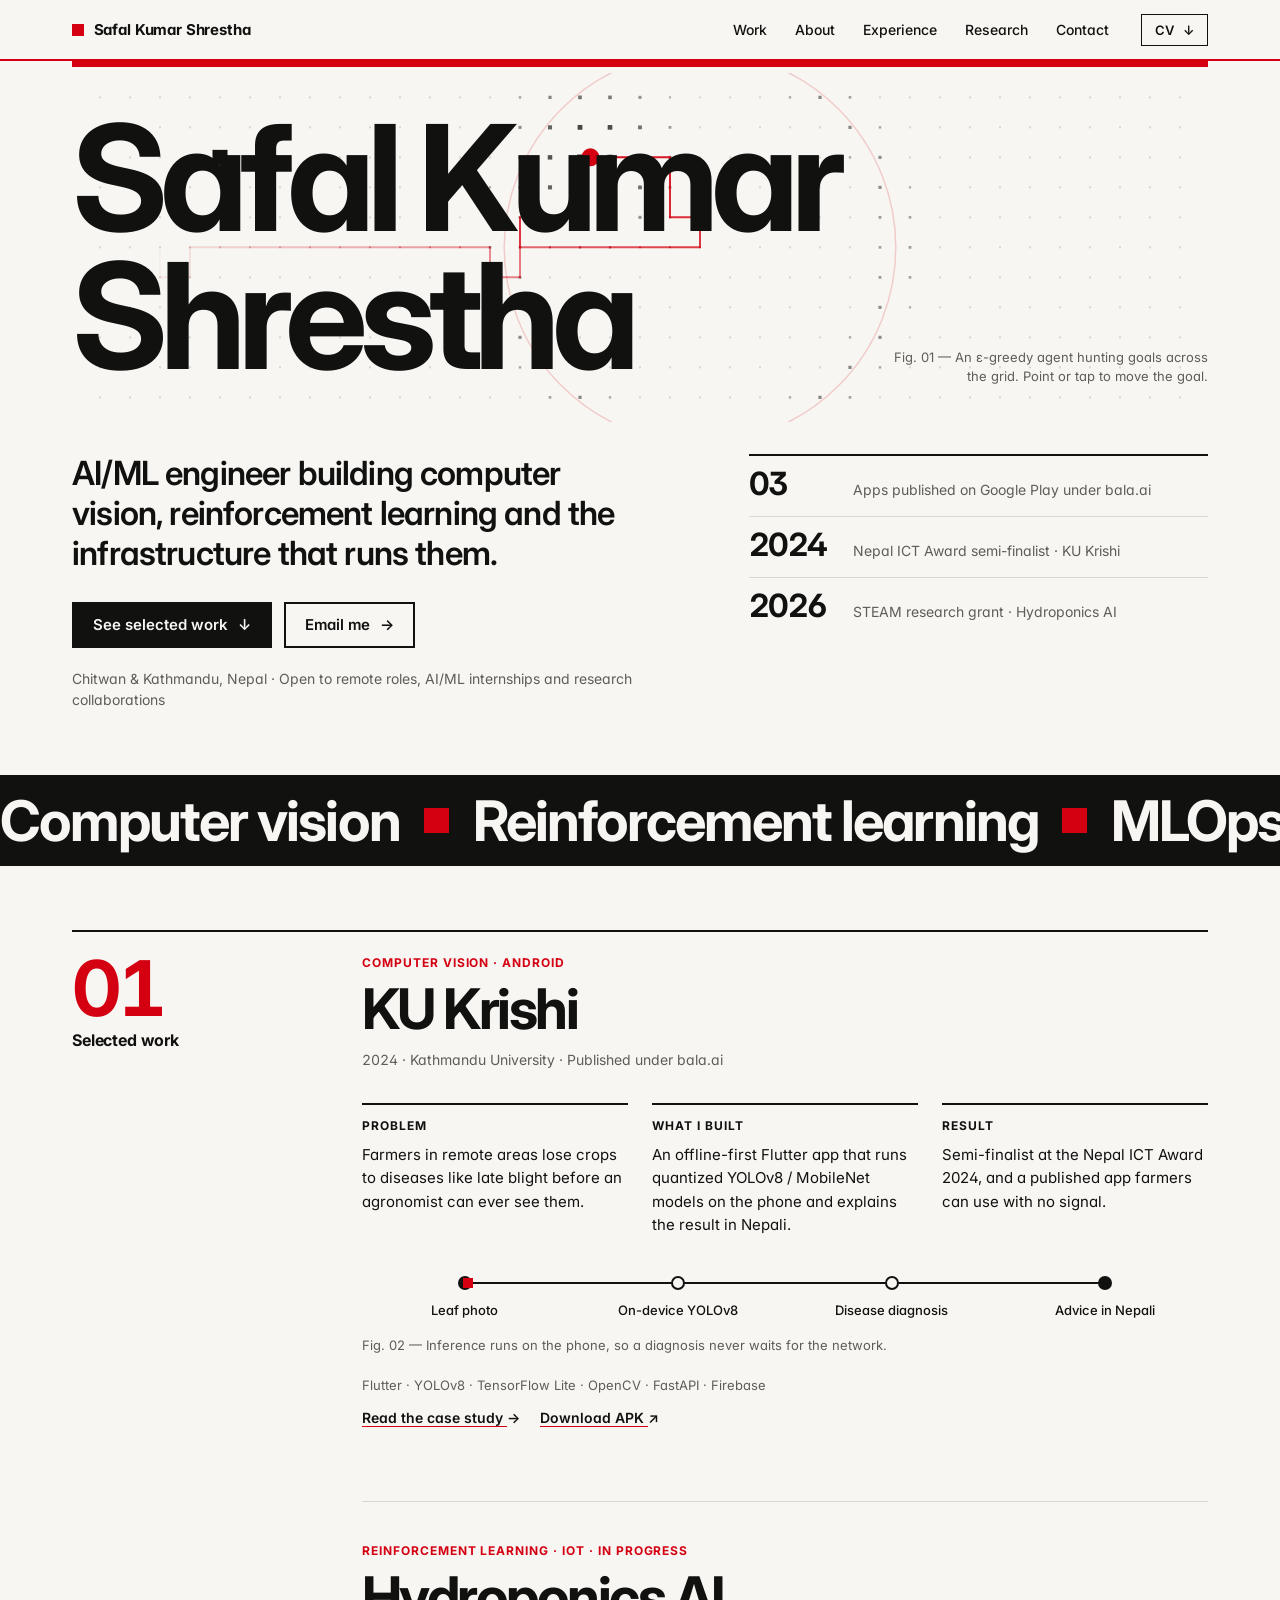
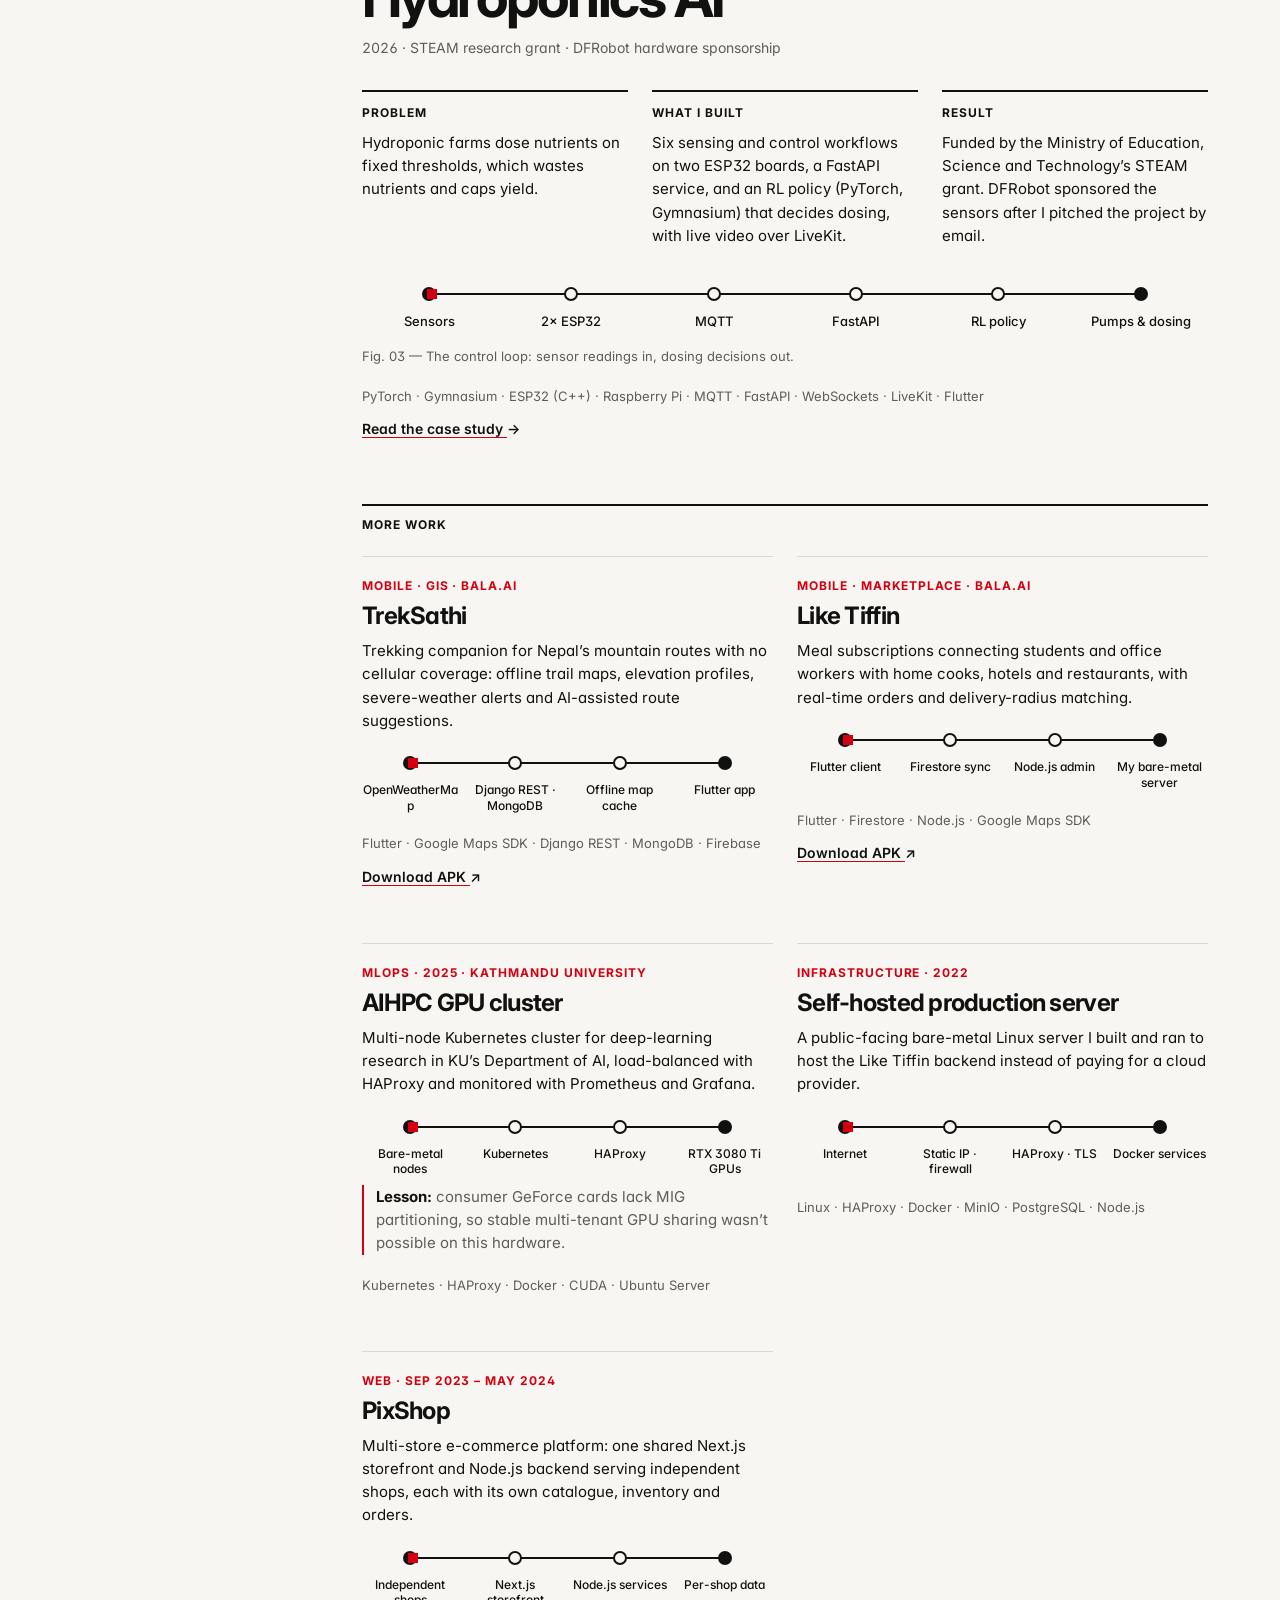
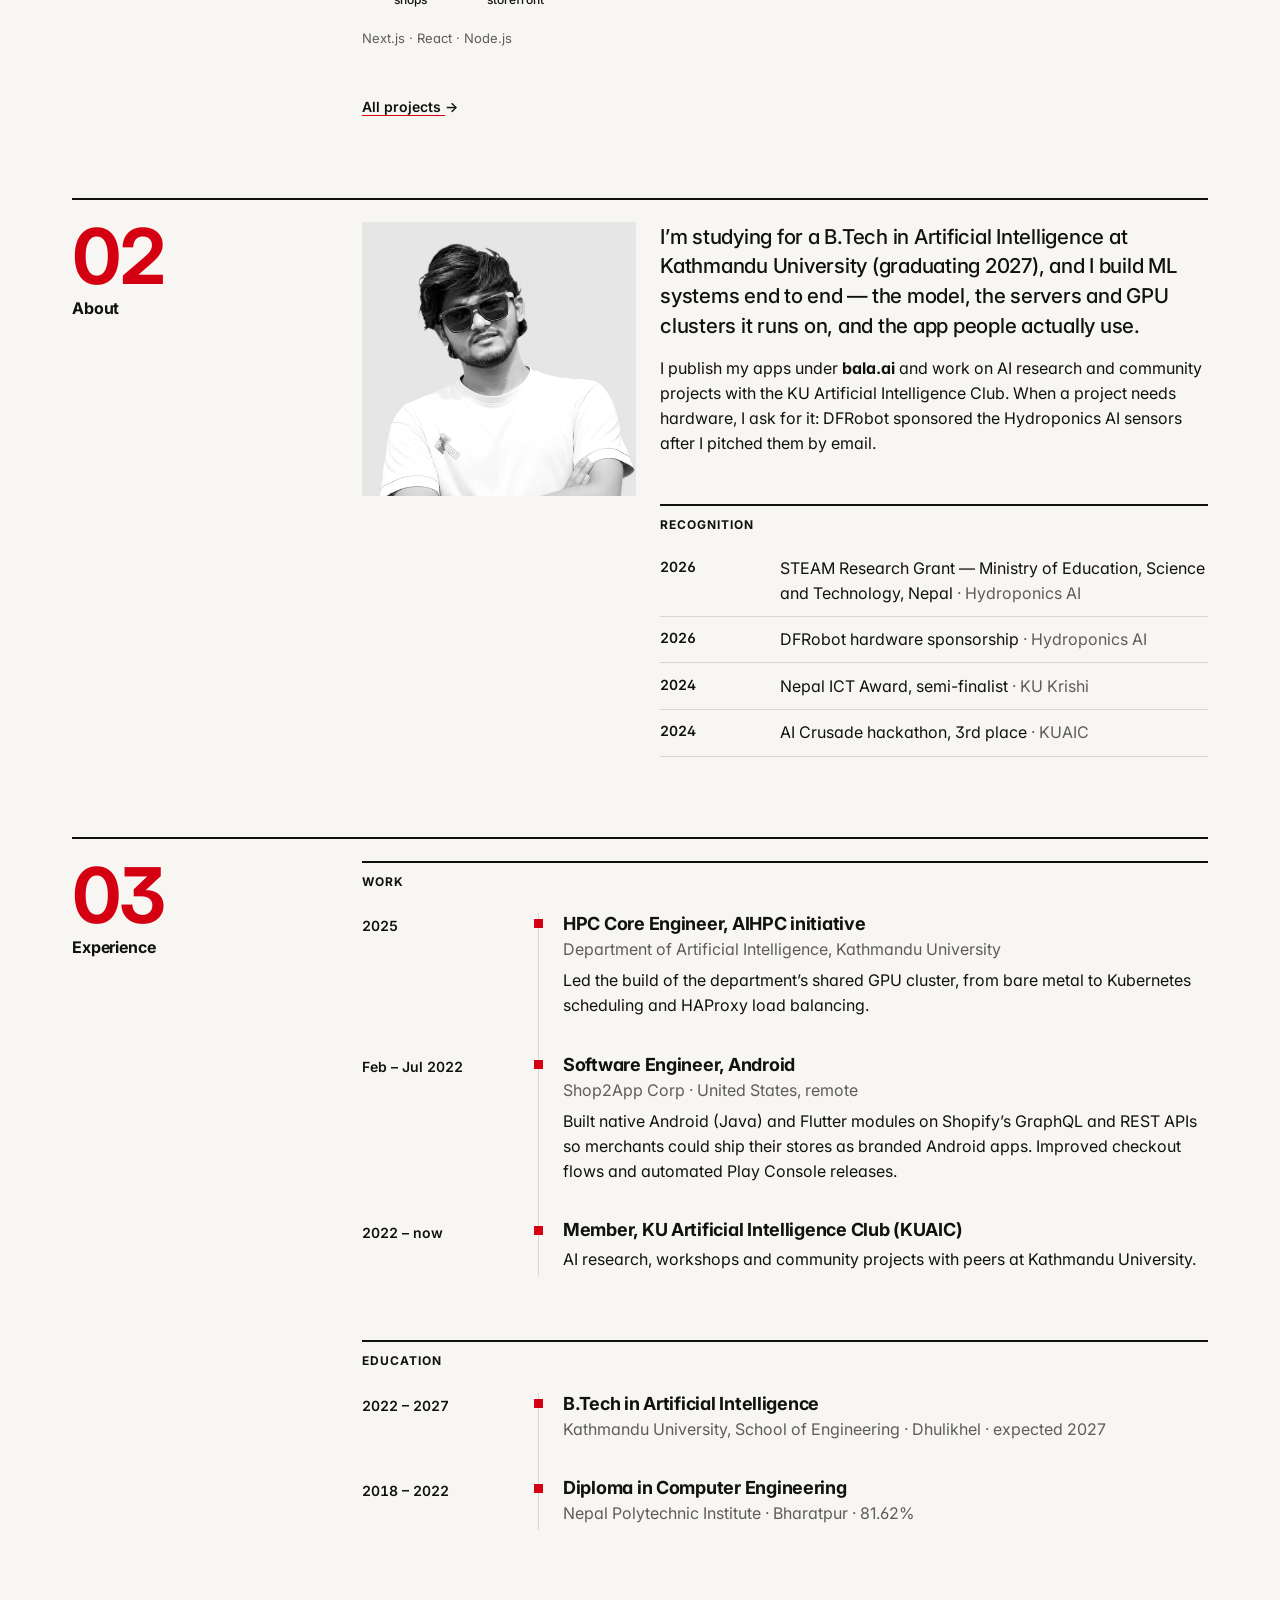
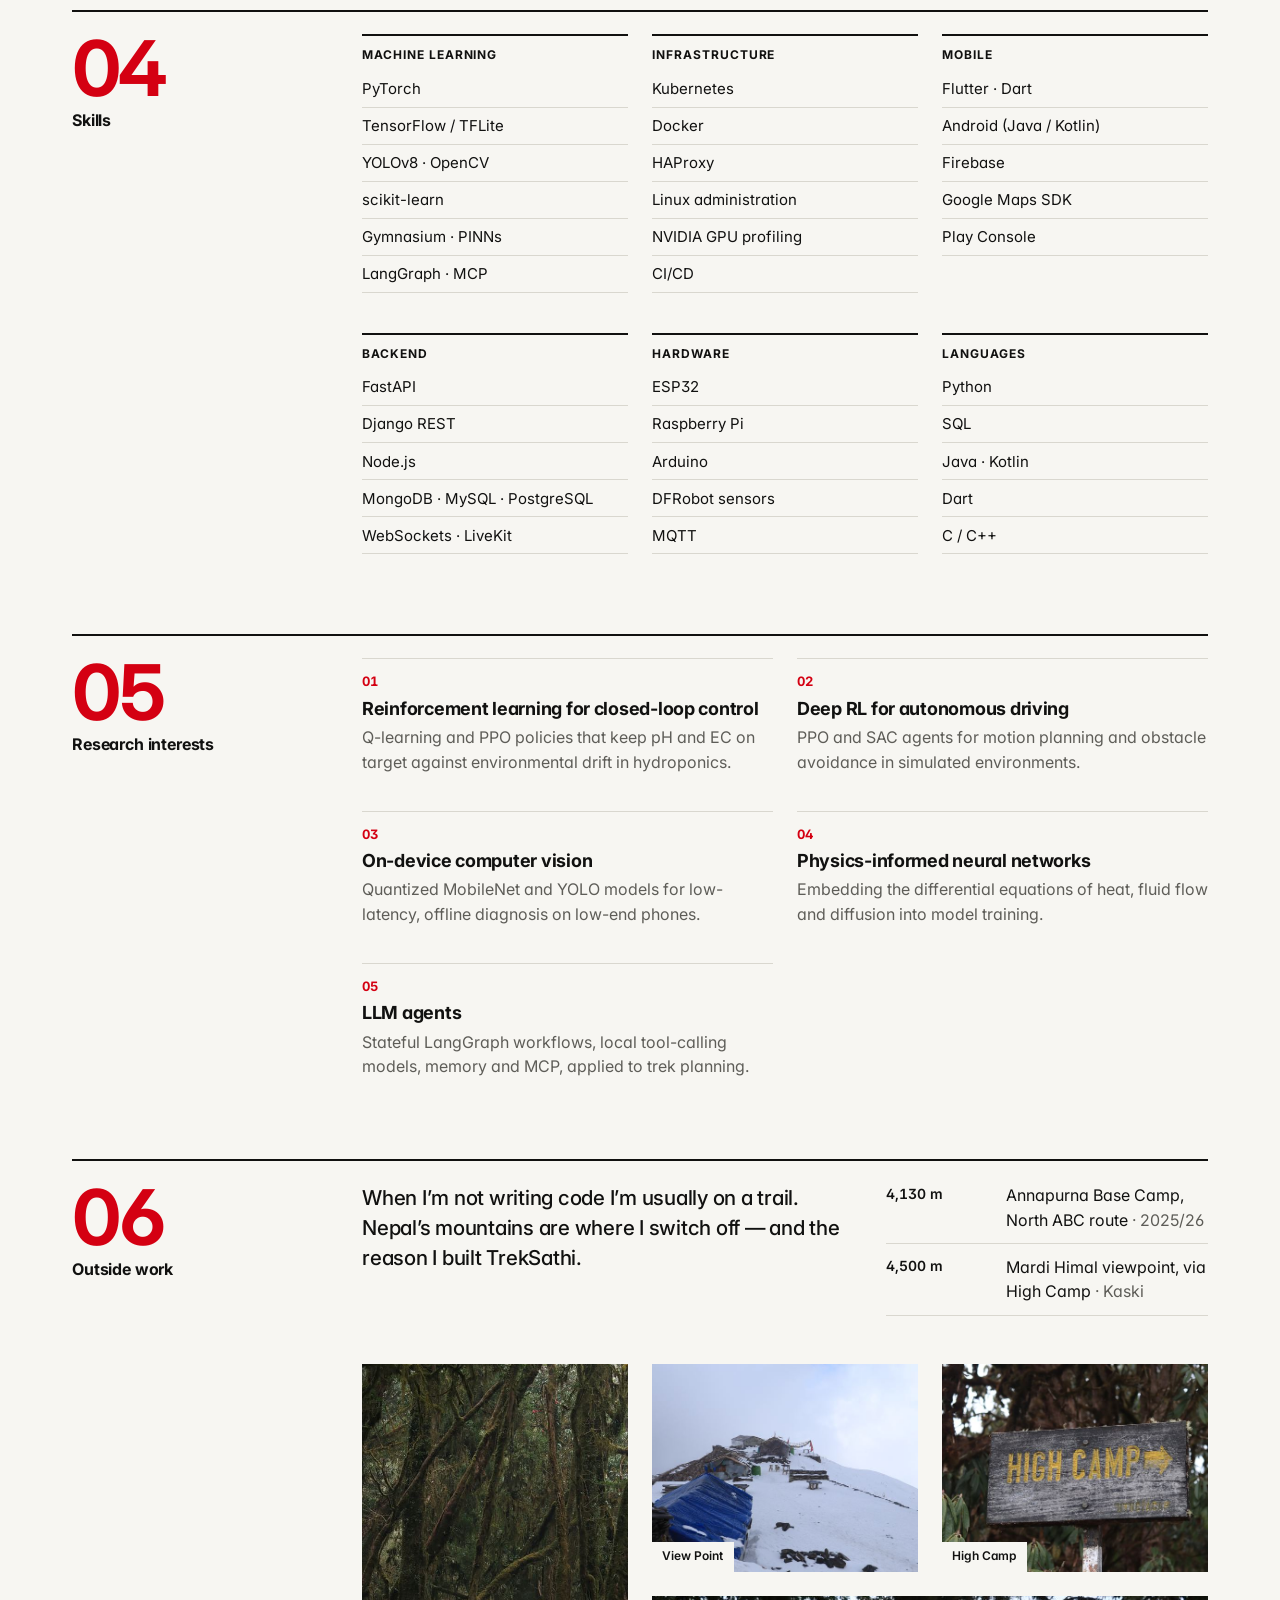
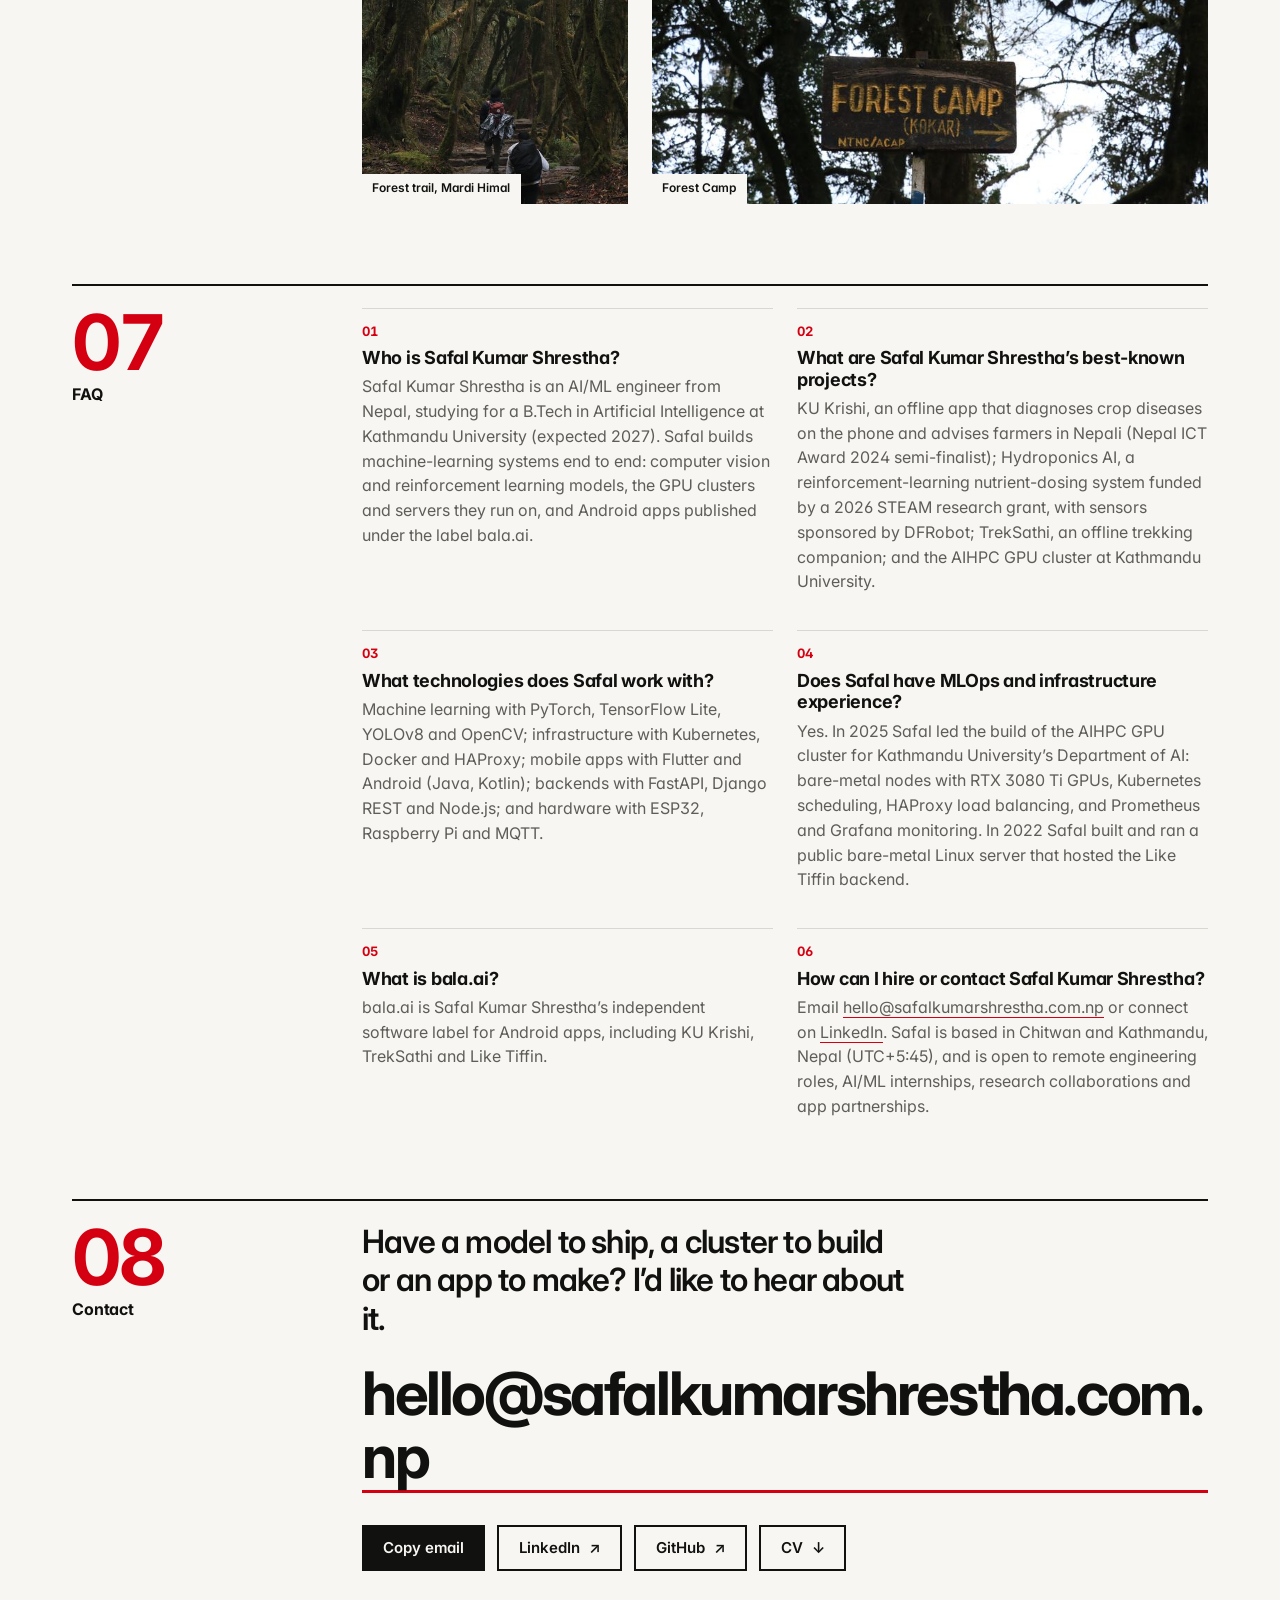
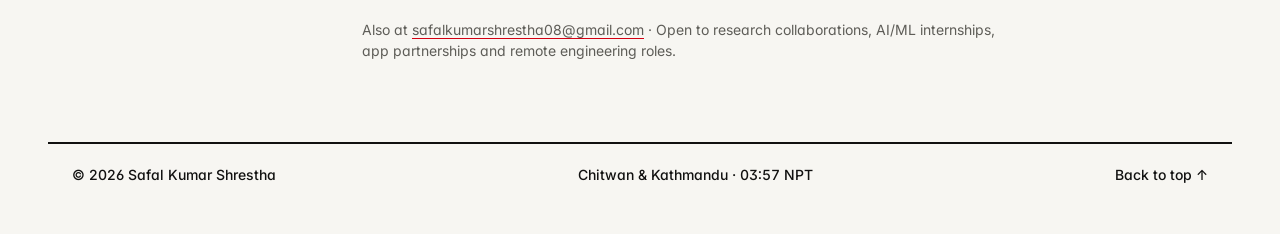
<file: index.html>
<!DOCTYPE html>
<html lang="en" prefix="og: https://ogp.me/ns#">
<head>
  <meta charset="UTF-8">
  <meta name="viewport" content="width=device-width, initial-scale=1.0">
  <title>Safal Kumar Shrestha — AI/ML &amp; MLOps Engineer, Nepal</title>
  <link rel="icon" type="image/svg+xml" href="/static/img/favicon.svg">
  <link rel="apple-touch-icon" href="/static/img/web/safal-480.jpg">
  <meta name="description" content="Safal Kumar Shrestha is an AI/ML engineer in Nepal building computer vision, reinforcement learning and MLOps systems. B.Tech AI, Kathmandu University.">
  <meta name="author" content="Safal Kumar Shrestha">
  <meta name="robots" content="index, follow, max-snippet:-1, max-image-preview:large, max-video-preview:-1">
  <meta name="theme-color" content="#f7f6f2" media="(prefers-color-scheme: light)">
  <meta name="theme-color" content="#0f0f0e" media="(prefers-color-scheme: dark)">
  <meta name="color-scheme" content="light dark">

  <link rel="canonical" href="https://www.safalkumarshrestha.com.np/">
  <link rel="sitemap" type="application/xml" title="Sitemap" href="/sitemap.xml">

  <meta property="og:type" content="profile">
  <meta property="og:title" content="Safal Kumar Shrestha — AI/ML &amp; MLOps Engineer, Nepal">
  <meta property="og:description" content="Safal Kumar Shrestha is an AI/ML engineer in Nepal building computer vision, reinforcement learning and MLOps systems. B.Tech AI, Kathmandu University.">
  <meta property="og:url" content="https://www.safalkumarshrestha.com.np/">
  <meta property="og:site_name" content="Safal Kumar Shrestha">
  <meta property="og:locale" content="en_US">
  <meta property="og:image" content="https://www.safalkumarshrestha.com.np/static/img/web/safal-480.jpg">
  <meta property="og:image:width" content="480">
  <meta property="og:image:height" content="480">
  <meta property="og:image:alt" content="Portrait of Safal Kumar Shrestha">
  <meta property="profile:first_name" content="Safal Kumar">
  <meta property="profile:last_name" content="Shrestha">

  <meta name="twitter:card" content="summary">
  <meta name="google-site-verification" content="gBxnHzqnFvH74Yls8sp2xXUwVWkb8UrnXbEdp6Fs4no">

  <link rel="preconnect" href="https://fonts.googleapis.com">
  <link rel="preconnect" href="https://fonts.gstatic.com" crossorigin>
  <link rel="stylesheet" href="https://fonts.googleapis.com/css2?family=Inter:wght@400;500;600;700&display=swap">
  <link rel="stylesheet" href="static/index.css">
  <script>
    /* Set before first paint so animated elements start in place; without JS the page stays static and fully visible. */
    document.documentElement.classList.add('motion');
  </script>
  <script src="static/js/site.js" defer></script>

  <script type="application/ld+json">
  {
    "@context": "https://schema.org",
    "@graph": [
      {
        "@type": "ProfilePage",
        "@id": "https://www.safalkumarshrestha.com.np/#profilepage",
        "url": "https://www.safalkumarshrestha.com.np/",
        "name": "Safal Kumar Shrestha — AI/ML & MLOps Engineer, Nepal",
        "dateModified": "2026-11-08",
        "mainEntity": { "@id": "https://www.safalkumarshrestha.com.np/#person" }
      },
      {
        "@type": "Person",
        "@id": "https://www.safalkumarshrestha.com.np/#person",
        "name": "Safal Kumar Shrestha",
        "givenName": "Safal Kumar",
        "familyName": "Shrestha",
        "alternateName": "Safal Shrestha",
        "url": "https://www.safalkumarshrestha.com.np/",
        "image": "https://www.safalkumarshrestha.com.np/static/img/web/safal-480.jpg",
        "jobTitle": ["AI/ML Engineer", "Android Software Engineer", "MLOps Engineer"],
        "description": "AI/ML engineer from Nepal and B.Tech Artificial Intelligence student at Kathmandu University, building computer vision, reinforcement learning and MLOps systems and Android apps published under bala.ai.",
        "knowsAbout": [
          "Artificial Intelligence", "Machine Learning", "Deep Learning", "Reinforcement Learning",
          "Computer Vision", "Natural Language Processing", "AI Agents", "MLOps", "Kubernetes",
          "HAProxy", "Bare-Metal Server Architecture", "GPU Clustering", "Flutter",
          "Android Development", "IoT & Edge Computing", "LiveKit Video Streaming", "Django REST", "Node.js"
        ],
        "nationality": { "@type": "Country", "name": "Nepal" },
        "address": {
          "@type": "PostalAddress",
          "addressLocality": "Chitwan",
          "addressRegion": "Bagmati Province",
          "addressCountry": "NP"
        },
        "alumniOf": [
          { "@type": "CollegeOrUniversity", "@id": "https://ku.edu.np/#university", "name": "Kathmandu University", "url": "https://ku.edu.np" },
          { "@type": "EducationalOrganization", "name": "Nepal Polytechnic Institute", "location": "Bharatpur, Nepal" }
        ],
        "worksFor": [
          { "@type": "Organization", "@id": "https://www.safalkumarshrestha.com.np/#bala-ai", "name": "bala.ai" }
        ],
        "sponsor": { "@type": "Organization", "name": "DFRobot", "url": "https://www.dfrobot.com" },
        "award": [
          "Nepal ICT Award Semi-Finalist (2024) — KU Krishi App",
          "STEAM Research Grant Recipient (2026) — Hydroponics AI Project",
          "AI Crusade Hackathon 3rd Place (2024) — KUAIC"
        ],
        "sameAs": [
          "https://github.com/safalkumarshrestha",
          "https://www.linkedin.com/in/safalkumarshrestha/"
        ],
        "email": "mailto:hello@safalkumarshrestha.com.np"
      },
      {
        "@type": "WebSite",
        "@id": "https://www.safalkumarshrestha.com.np/#website",
        "url": "https://www.safalkumarshrestha.com.np/",
        "name": "Safal Kumar Shrestha",
        "publisher": { "@id": "https://www.safalkumarshrestha.com.np/#person" }
      },
      {
        "@type": "Organization",
        "@id": "https://www.safalkumarshrestha.com.np/#bala-ai",
        "name": "bala.ai",
        "description": "Independent software label by Safal Kumar Shrestha, publishing Android applications.",
        "founder": { "@id": "https://www.safalkumarshrestha.com.np/#person" }
      },
      {
        "@type": "FAQPage",
        "@id": "https://www.safalkumarshrestha.com.np/#faq",
        "isPartOf": {
          "@id": "https://www.safalkumarshrestha.com.np/#profilepage"
        },
        "mainEntity": [
          {
            "@type": "Question",
            "name": "Who is Safal Kumar Shrestha?",
            "acceptedAnswer": {
              "@type": "Answer",
              "text": "Safal Kumar Shrestha is an AI/ML engineer from Nepal, studying for a B.Tech in Artificial Intelligence at Kathmandu University (expected 2027). Safal builds machine-learning systems end to end: computer vision and reinforcement learning models, the GPU clusters and servers they run on, and Android apps published under the label bala.ai."
            }
          },
          {
            "@type": "Question",
            "name": "What are Safal Kumar Shrestha’s best-known projects?",
            "acceptedAnswer": {
              "@type": "Answer",
              "text": "KU Krishi, an offline app that diagnoses crop diseases on the phone and advises farmers in Nepali (Nepal ICT Award 2024 semi-finalist); Hydroponics AI, a reinforcement-learning nutrient-dosing system funded by a 2026 STEAM research grant, with sensors sponsored by DFRobot; TrekSathi, an offline trekking companion; and the AIHPC GPU cluster at Kathmandu University."
            }
          },
          {
            "@type": "Question",
            "name": "What technologies does Safal work with?",
            "acceptedAnswer": {
              "@type": "Answer",
              "text": "Machine learning with PyTorch, TensorFlow Lite, YOLOv8 and OpenCV; infrastructure with Kubernetes, Docker and HAProxy; mobile apps with Flutter and Android (Java, Kotlin); backends with FastAPI, Django REST and Node.js; and hardware with ESP32, Raspberry Pi and MQTT."
            }
          },
          {
            "@type": "Question",
            "name": "Does Safal have MLOps and infrastructure experience?",
            "acceptedAnswer": {
              "@type": "Answer",
              "text": "Yes. In 2025 Safal led the build of the AIHPC GPU cluster for Kathmandu University’s Department of AI: bare-metal nodes with RTX 3080 Ti GPUs, Kubernetes scheduling, HAProxy load balancing, and Prometheus and Grafana monitoring. In 2022 Safal built and ran a public bare-metal Linux server that hosted the Like Tiffin backend."
            }
          },
          {
            "@type": "Question",
            "name": "What is bala.ai?",
            "acceptedAnswer": {
              "@type": "Answer",
              "text": "bala.ai is Safal Kumar Shrestha’s independent software label for Android apps, including KU Krishi, TrekSathi and Like Tiffin."
            }
          },
          {
            "@type": "Question",
            "name": "How can I hire or contact Safal Kumar Shrestha?",
            "acceptedAnswer": {
              "@type": "Answer",
              "text": "Email hello@safalkumarshrestha.com.np or connect on LinkedIn. Safal is based in Chitwan and Kathmandu, Nepal (UTC+5:45), and is open to remote engineering roles, AI/ML internships, research collaborations and app partnerships."
            }
          }
        ]
      }
    ]
  }
  </script>
</head>
<body>
  <a href="#main" class="skip">Skip to content</a>

  <header class="site-header">
    <div class="wrap header-inner">
      <a href="#top" class="brand"><span class="brand-mark" aria-hidden="true"></span>Safal Kumar Shrestha</a>
      <nav class="nav" aria-label="Main">
        <ul>
          <li><a href="#projects">Work</a></li>
          <li><a href="#about">About</a></li>
          <li><a href="#experience">Experience</a></li>
          <li><a href="#research">Research</a></li>
          <li><a href="#contact">Contact</a></li>
        </ul>
      </nav>
      <div class="header-actions">
        <a class="btn btn-sm" href="static/safal_cv.pdf">CV <span class="arrow arrow-down" aria-hidden="true">↓</span></a>
        <button type="button" class="menu-button" popovertarget="menu" aria-label="Open menu">Menu</button>
      </div>
    </div>
  </header>

  <div id="menu" class="menu" popover>
    <div class="wrap">
      <div class="menu-head">
        <span class="brand"><span class="brand-mark" aria-hidden="true"></span>Safal Kumar Shrestha</span>
        <button type="button" class="menu-button" popovertarget="menu" popovertargetaction="hide">Close</button>
      </div>
      <nav aria-label="Menu">
        <ol class="menu-links">
          <li><a href="#projects"><span>01</span>Work</a></li>
          <li><a href="#about"><span>02</span>About</a></li>
          <li><a href="#experience"><span>03</span>Experience</a></li>
          <li><a href="#skills"><span>04</span>Skills</a></li>
          <li><a href="#research"><span>05</span>Research</a></li>
          <li><a href="#trekking"><span>06</span>Outside work</a></li>
          <li><a href="#faq"><span>07</span>FAQ</a></li>
          <li><a href="#contact"><span>08</span>Contact</a></li>
        </ol>
      </nav>
      <div class="menu-foot">
        <a href="mailto:hello@safalkumarshrestha.com.np">hello@safalkumarshrestha.com.np</a>
        <a href="static/safal_cv.pdf">CV (PDF)</a>
      </div>
    </div>
  </div>

  <main id="main" class="wrap">
    <section id="top" class="hero grid" aria-label="Introduction">
      <div class="masthead">
        <canvas class="field" aria-hidden="true"></canvas>
        <h1 aria-label="Safal Kumar Shrestha"><span class="line" aria-hidden="true"><span class="w"><span class="ch" style="--i:0">S</span><span class="ch" style="--i:1">a</span><span class="ch" style="--i:2">f</span><span class="ch" style="--i:3">a</span><span class="ch" style="--i:4">l</span></span> <span class="w"><span class="ch" style="--i:5">K</span><span class="ch" style="--i:6">u</span><span class="ch" style="--i:7">m</span><span class="ch" style="--i:8">a</span><span class="ch" style="--i:9">r</span></span></span> <span class="line" aria-hidden="true"><span class="w"><span class="ch" style="--i:10">S</span><span class="ch" style="--i:11">h</span><span class="ch" style="--i:12">r</span><span class="ch" style="--i:13">e</span><span class="ch" style="--i:14">s</span><span class="ch" style="--i:15">t</span><span class="ch" style="--i:16">h</span><span class="ch" style="--i:17">a</span></span></span></h1>
        <p class="fig" aria-hidden="true">Fig. 01 — An ε-greedy agent hunting goals across the grid. Point or tap to move the goal.</p>
      </div>

      <div class="pitch">
        <p class="role">AI/ML engineer building computer vision, reinforcement learning and the infrastructure that runs them.</p>
        <div class="cta">
          <a class="btn btn-primary" href="#projects">See selected work <span class="arrow arrow-down" aria-hidden="true">↓</span></a>
          <a class="btn" href="mailto:hello@safalkumarshrestha.com.np">Email me <span class="arrow" aria-hidden="true">→</span></a>
        </div>
        <p class="where">Chitwan &amp; Kathmandu, Nepal · Open to remote roles, AI/ML internships and research collaborations</p>
      </div>

      <ul class="proof" aria-label="Highlights">
        <li><span class="proof-num"><span>03</span></span><span class="proof-label">Apps published on Google Play under bala.ai</span></li>
        <li><span class="proof-num"><span>2024</span></span><span class="proof-label">Nepal ICT Award semi-finalist · KU Krishi</span></li>
        <li><span class="proof-num"><span>2026</span></span><span class="proof-label">STEAM research grant · Hydroponics AI</span></li>
      </ul>
    </section>

    <div class="marquee" aria-hidden="true"><div class="marquee-track"><span>Computer vision</span><span>Reinforcement learning</span><span>MLOps</span><span>Edge AI</span><span>GPU clusters</span><span>Android &amp; Flutter</span><span>IoT</span><span>Computer vision</span><span>Reinforcement learning</span><span>MLOps</span><span>Edge AI</span><span>GPU clusters</span><span>Android &amp; Flutter</span><span>IoT</span></div></div>

    <section id="projects" class="section grid" aria-labelledby="projects-h">
      <h2 id="projects-h"><span class="num"><span>01</span></span> Selected work</h2>
      <div>
        <article class="case">
          <p class="kicker">Computer vision · Android</p>
          <h3>KU Krishi</h3>
          <p class="meta">2024 · Kathmandu University · Published under bala.ai</p>
          <dl class="pbr">
            <div><dt>Problem</dt><dd>Farmers in remote areas lose crops to diseases like late blight before an agronomist can ever see them.</dd></div>
            <div><dt>What I built</dt><dd>An offline-first Flutter app that runs quantized YOLOv8 / MobileNet models on the phone and explains the result in Nepali.</dd></div>
            <div><dt>Result</dt><dd>Semi-finalist at the Nepal ICT Award 2024, and a published app farmers can use with no signal.</dd></div>
          </dl>
          <figure class="flow-fig">
            <ol class="flow" style="--n:4" aria-label="How KU Krishi works">
              <li>Leaf photo</li><li>On-device YOLOv8</li><li>Disease diagnosis</li><li>Advice in Nepali</li>
            </ol>
            <figcaption>Fig. 02 — Inference runs on the phone, so a diagnosis never waits for the network.</figcaption>
          </figure>
          <p class="stack">Flutter · YOLOv8 · TensorFlow Lite · OpenCV · FastAPI · Firebase</p>
          <ul class="links">
            <li><a href="/projects/ku-krishi/">Read the case study <span class="arrow" aria-hidden="true">→</span></a></li>
            <li><a href="https://apkpure.com/late-blight-%E0%A4%A1%E0%A4%A2%E0%A5%81%E0%A4%B5%E0%A4%BE-%E0%A4%AA%E0%A5%82%E0%A4%B0%E0%A5%8D%E0%A4%B5%E0%A4%BE%E0%A4%A8%E0%A5%81%E0%A4%AE%E0%A4%BE%E0%A4%A8/com.lateblight.late_blight" rel="noopener">Download APK <span class="arrow" aria-hidden="true">↗</span></a></li>
          </ul>
        </article>

        <article class="case">
          <p class="kicker">Reinforcement learning · IoT · In progress</p>
          <h3>Hydroponics AI</h3>
          <p class="meta">2026 · STEAM research grant · DFRobot hardware sponsorship</p>
          <dl class="pbr">
            <div><dt>Problem</dt><dd>Hydroponic farms dose nutrients on fixed thresholds, which wastes nutrients and caps yield.</dd></div>
            <div><dt>What I built</dt><dd>Six sensing and control workflows on two ESP32 boards, a FastAPI service, and an RL policy (PyTorch, Gymnasium) that decides dosing, with live video over LiveKit.</dd></div>
            <div><dt>Result</dt><dd>Funded by the Ministry of Education, Science and Technology’s STEAM grant. DFRobot sponsored the sensors after I pitched the project by email.</dd></div>
          </dl>
          <figure class="flow-fig">
            <ol class="flow" style="--n:6" aria-label="How Hydroponics AI works">
              <li>Sensors</li><li>2× ESP32</li><li>MQTT</li><li>FastAPI</li><li>RL policy</li><li>Pumps &amp; dosing</li>
            </ol>
            <figcaption>Fig. 03 — The control loop: sensor readings in, dosing decisions out.</figcaption>
          </figure>
          <p class="stack">PyTorch · Gymnasium · ESP32 (C++) · Raspberry Pi · MQTT · FastAPI · WebSockets · LiveKit · Flutter</p>
          <ul class="links"><li><a href="/projects/hydroponics-ai/">Read the case study <span class="arrow" aria-hidden="true">→</span></a></li></ul>
        </article>

        <h3 class="subhead">More work</h3>
        <div class="more">
          <article class="mini">
            <p class="kicker">Mobile · GIS · bala.ai</p>
            <h4>TrekSathi</h4>
            <p>Trekking companion for Nepal’s mountain routes with no cellular coverage: offline trail maps, elevation profiles, severe-weather alerts and AI-assisted route suggestions.</p>
            <ol class="flow" style="--n:4" aria-label="How TrekSathi works">
              <li>OpenWeatherMap</li><li>Django REST · MongoDB</li><li>Offline map cache</li><li>Flutter app</li>
            </ol>
            <p class="stack">Flutter · Google Maps SDK · Django REST · MongoDB · Firebase</p>
            <ul class="links"><li><a href="https://apkpure.com/treksathi-trekking-companion/com.bala.ai.trek_sathi" rel="noopener">Download APK <span class="arrow" aria-hidden="true">↗</span></a></li></ul>
          </article>

          <article class="mini">
            <p class="kicker">Mobile · Marketplace · bala.ai</p>
            <h4>Like Tiffin</h4>
            <p>Meal subscriptions connecting students and office workers with home cooks, hotels and restaurants, with real-time orders and delivery-radius matching.</p>
            <ol class="flow" style="--n:4" aria-label="How Like Tiffin works">
              <li>Flutter client</li><li>Firestore sync</li><li>Node.js admin</li><li>My bare-metal server</li>
            </ol>
            <p class="stack">Flutter · Firestore · Node.js · Google Maps SDK</p>
            <ul class="links"><li><a href="https://apkpure.com/tiffin/com.tiffin.tiffin" rel="noopener">Download APK <span class="arrow" aria-hidden="true">↗</span></a></li></ul>
          </article>

          <article class="mini">
            <p class="kicker">MLOps · 2025 · Kathmandu University</p>
            <h4>AIHPC GPU cluster</h4>
            <p>Multi-node Kubernetes cluster for deep-learning research in KU’s Department of AI, load-balanced with HAProxy and monitored with Prometheus and Grafana.</p>
            <ol class="flow" style="--n:4" aria-label="How the AIHPC cluster works">
              <li>Bare-metal nodes</li><li>Kubernetes</li><li>HAProxy</li><li>RTX 3080 Ti GPUs</li>
            </ol>
            <p class="lesson"><strong>Lesson:</strong> consumer GeForce cards lack MIG partitioning, so stable multi-tenant GPU sharing wasn’t possible on this hardware.</p>
            <p class="stack">Kubernetes · HAProxy · Docker · CUDA · Ubuntu Server</p>
          </article>

          <article class="mini">
            <p class="kicker">Infrastructure · 2022</p>
            <h4>Self-hosted production server</h4>
            <p>A public-facing bare-metal Linux server I built and ran to host the Like Tiffin backend instead of paying for a cloud provider.</p>
            <ol class="flow" style="--n:4" aria-label="How the self-hosted server works">
              <li>Internet</li><li>Static IP · firewall</li><li>HAProxy · TLS</li><li>Docker services</li>
            </ol>
            <p class="stack">Linux · HAProxy · Docker · MinIO · PostgreSQL · Node.js</p>
          </article>

          <article class="mini">
            <p class="kicker">Web · Sep 2023 – May 2024</p>
            <h4>PixShop</h4>
            <p>Multi-store e-commerce platform: one shared Next.js storefront and Node.js backend serving independent shops, each with its own catalogue, inventory and orders.</p>
            <ol class="flow" style="--n:4" aria-label="How PixShop works">
              <li>Independent shops</li><li>Next.js storefront</li><li>Node.js services</li><li>Per-shop data</li>
            </ol>
            <p class="stack">Next.js · React · Node.js</p>
          </article>
        </div>
        <ul class="links"><li><a href="/projects/">All projects <span class="arrow" aria-hidden="true">→</span></a></li></ul>
      </div>
    </section>

    <section id="about" class="section grid" aria-labelledby="about-h">
      <h2 id="about-h"><span class="num"><span>02</span></span> About</h2>
      <div class="about">
        <img class="portrait" src="static/img/web/safal-480.jpg" width="480" height="480" loading="lazy" alt="Portrait of Safal Kumar Shrestha">
        <div class="about-text">
          <p class="lede">I’m studying for a B.Tech in Artificial Intelligence at Kathmandu University (graduating 2027), and I build ML systems end to end — the model, the servers and GPU clusters it runs on, and the app people actually use.</p>
          <p>I publish my apps under <strong>bala.ai</strong> and work on AI research and community projects with the KU Artificial Intelligence Club. When a project needs hardware, I ask for it: DFRobot sponsored the Hydroponics AI sensors after I pitched them by email.</p>
          <h3 id="recognition" class="subhead">Recognition</h3>
          <ul class="rows">
            <li><span class="meta">2026</span><p>STEAM Research Grant — Ministry of Education, Science and Technology, Nepal <span class="note">· Hydroponics AI</span></p></li>
            <li><span class="meta">2026</span><p>DFRobot hardware sponsorship <span class="note">· Hydroponics AI</span></p></li>
            <li><span class="meta">2024</span><p>Nepal ICT Award, semi-finalist <span class="note">· KU Krishi</span></p></li>
            <li><span class="meta">2024</span><p>AI Crusade hackathon, 3rd place <span class="note">· KUAIC</span></p></li>
          </ul>
        </div>
      </div>
    </section>

    <section id="experience" class="section grid" aria-labelledby="experience-h">
      <h2 id="experience-h"><span class="num"><span>03</span></span> Experience</h2>
      <div>
        <h3 class="subhead">Work</h3>
        <ol class="timeline">
          <li>
            <span class="meta">2025</span>
            <div>
              <h4>HPC Core Engineer, AIHPC initiative</h4>
              <p class="org">Department of Artificial Intelligence, Kathmandu University</p>
              <p>Led the build of the department’s shared GPU cluster, from bare metal to Kubernetes scheduling and HAProxy load balancing.</p>
            </div>
          </li>
          <li>
            <span class="meta">Feb – Jul 2022</span>
            <div>
              <h4>Software Engineer, Android</h4>
              <p class="org">Shop2App Corp · United States, remote</p>
              <p>Built native Android (Java) and Flutter modules on Shopify’s GraphQL and REST APIs so merchants could ship their stores as branded Android apps. Improved checkout flows and automated Play Console releases.</p>
            </div>
          </li>
          <li>
            <span class="meta">2022 – now</span>
            <div>
              <h4>Member, KU Artificial Intelligence Club (KUAIC)</h4>
              <p>AI research, workshops and community projects with peers at Kathmandu University.</p>
            </div>
          </li>
        </ol>

        <h3 id="education" class="subhead">Education</h3>
        <ol class="timeline">
          <li>
            <span class="meta">2022 – 2027</span>
            <div>
              <h4>B.Tech in Artificial Intelligence</h4>
              <p class="org">Kathmandu University, School of Engineering · Dhulikhel · expected 2027</p>
            </div>
          </li>
          <li>
            <span class="meta">2018 – 2022</span>
            <div>
              <h4>Diploma in Computer Engineering</h4>
              <p class="org">Nepal Polytechnic Institute · Bharatpur · 81.62%</p>
            </div>
          </li>
        </ol>
      </div>
    </section>

    <section id="skills" class="section grid" aria-labelledby="skills-h">
      <h2 id="skills-h"><span class="num"><span>04</span></span> Skills</h2>
      <div class="skill-groups">
        <div><h3>Machine learning</h3><ul><li>PyTorch</li><li>TensorFlow / TFLite</li><li>YOLOv8 · OpenCV</li><li>scikit-learn</li><li>Gymnasium · PINNs</li><li>LangGraph · MCP</li></ul></div>
        <div><h3>Infrastructure</h3><ul><li>Kubernetes</li><li>Docker</li><li>HAProxy</li><li>Linux administration</li><li>NVIDIA GPU profiling</li><li>CI/CD</li></ul></div>
        <div><h3>Mobile</h3><ul><li>Flutter · Dart</li><li>Android (Java / Kotlin)</li><li>Firebase</li><li>Google Maps SDK</li><li>Play Console</li></ul></div>
        <div><h3>Backend</h3><ul><li>FastAPI</li><li>Django REST</li><li>Node.js</li><li>MongoDB · MySQL · PostgreSQL</li><li>WebSockets · LiveKit</li></ul></div>
        <div><h3>Hardware</h3><ul><li>ESP32</li><li>Raspberry Pi</li><li>Arduino</li><li>DFRobot sensors</li><li>MQTT</li></ul></div>
        <div><h3>Languages</h3><ul><li>Python</li><li>SQL</li><li>Java · Kotlin</li><li>Dart</li><li>C / C++</li></ul></div>
      </div>
    </section>

    <section id="research" class="section grid" aria-labelledby="research-h">
      <h2 id="research-h"><span class="num"><span>05</span></span> Research interests</h2>
      <ol class="research">
        <li><h3>Reinforcement learning for closed-loop control</h3><p>Q-learning and PPO policies that keep pH and EC on target against environmental drift in hydroponics.</p></li>
        <li><h3>Deep RL for autonomous driving</h3><p>PPO and SAC agents for motion planning and obstacle avoidance in simulated environments.</p></li>
        <li><h3>On-device computer vision</h3><p>Quantized MobileNet and YOLO models for low-latency, offline diagnosis on low-end phones.</p></li>
        <li><h3>Physics-informed neural networks</h3><p>Embedding the differential equations of heat, fluid flow and diffusion into model training.</p></li>
        <li><h3>LLM agents</h3><p>Stateful LangGraph workflows, local tool-calling models, memory and MCP, applied to trek planning.</p></li>
      </ol>
    </section>

    <section id="trekking" class="section grid" aria-labelledby="trekking-h">
      <h2 id="trekking-h"><span class="num"><span>06</span></span> Outside work</h2>
      <div>
        <div class="trek-intro">
          <p class="lede">When I’m not writing code I’m usually on a trail. Nepal’s mountains are where I switch off — and the reason I built TrekSathi.</p>
          <ul class="rows">
            <li><span class="meta">4,130 m</span><p>Annapurna Base Camp, North ABC route <span class="note">· 2025/26</span></p></li>
            <li><span class="meta">4,500 m</span><p>Mardi Himal viewpoint, via High Camp <span class="note">· Kaski</span></p></li>
          </ul>
        </div>
        <div id="photography" class="bento">
          <figure>
            <a href="static/img/web/IMG_8456-1600.jpg"><img src="static/img/web/IMG_8456-800.jpg" srcset="static/img/web/IMG_8456-800.jpg 449w, static/img/web/IMG_8456-1600.jpg 898w" sizes="(max-width: 40rem) 50vw, 18rem" width="449" height="800" loading="lazy" alt="Trekkers walking a moss-covered forest trail"></a>
            <figcaption>Forest trail, Mardi Himal</figcaption>
          </figure>
          <figure>
            <a href="static/img/web/IMG_8261-1600.jpg"><img src="static/img/web/IMG_8261-800.jpg" srcset="static/img/web/IMG_8261-800.jpg 800w, static/img/web/IMG_8261-1600.jpg 1600w" sizes="(max-width: 40rem) 50vw, 18rem" width="800" height="449" loading="lazy" alt="Snow-covered ridge with lodges at the Mardi Himal viewpoint"></a>
            <figcaption>View Point</figcaption>
          </figure>
          <figure>
            <a href="static/img/web/IMG_8405-1600.jpg"><img src="static/img/web/IMG_8405-800.jpg" srcset="static/img/web/IMG_8405-800.jpg 800w, static/img/web/IMG_8405-1600.jpg 1600w" sizes="(max-width: 40rem) 50vw, 18rem" width="800" height="449" loading="lazy" alt="High Camp direction sign surrounded by rhododendron leaves"></a>
            <figcaption>High Camp</figcaption>
          </figure>
          <figure>
            <a href="static/img/web/IMG_7721-1600.jpg"><img src="static/img/web/IMG_7721-800.jpg" srcset="static/img/web/IMG_7721-800.jpg 800w, static/img/web/IMG_7721-1600.jpg 1600w" sizes="(max-width: 40rem) 100vw, 36rem" width="800" height="449" loading="lazy" alt="Wooden Forest Camp signpost among trees on the Mardi Himal trail"></a>
            <figcaption>Forest Camp</figcaption>
          </figure>
        </div>
      </div>
    </section>

    <section id="faq" class="section grid" aria-labelledby="faq-h">
      <h2 id="faq-h"><span class="num"><span>07</span></span> FAQ</h2>
      <ol class="research">
        <li><h3>Who is Safal Kumar Shrestha?</h3><p>Safal Kumar Shrestha is an AI/ML engineer from Nepal, studying for a B.Tech in Artificial Intelligence at Kathmandu University (expected 2027). Safal builds machine-learning systems end to end: computer vision and reinforcement learning models, the GPU clusters and servers they run on, and Android apps published under the label bala.ai.</p></li>
        <li><h3>What are Safal Kumar Shrestha’s best-known projects?</h3><p>KU Krishi, an offline app that diagnoses crop diseases on the phone and advises farmers in Nepali (Nepal ICT Award 2024 semi-finalist); Hydroponics AI, a reinforcement-learning nutrient-dosing system funded by a 2026 STEAM research grant, with sensors sponsored by DFRobot; TrekSathi, an offline trekking companion; and the AIHPC GPU cluster at Kathmandu University.</p></li>
        <li><h3>What technologies does Safal work with?</h3><p>Machine learning with PyTorch, TensorFlow Lite, YOLOv8 and OpenCV; infrastructure with Kubernetes, Docker and HAProxy; mobile apps with Flutter and Android (Java, Kotlin); backends with FastAPI, Django REST and Node.js; and hardware with ESP32, Raspberry Pi and MQTT.</p></li>
        <li><h3>Does Safal have MLOps and infrastructure experience?</h3><p>Yes. In 2025 Safal led the build of the AIHPC GPU cluster for Kathmandu University’s Department of AI: bare-metal nodes with RTX 3080 Ti GPUs, Kubernetes scheduling, HAProxy load balancing, and Prometheus and Grafana monitoring. In 2022 Safal built and ran a public bare-metal Linux server that hosted the Like Tiffin backend.</p></li>
        <li><h3>What is bala.ai?</h3><p>bala.ai is Safal Kumar Shrestha’s independent software label for Android apps, including KU Krishi, TrekSathi and Like Tiffin.</p></li>
        <li><h3>How can I hire or contact Safal Kumar Shrestha?</h3><p>Email <a href="mailto:hello@safalkumarshrestha.com.np">hello@safalkumarshrestha.com.np</a> or connect on <a href="https://www.linkedin.com/in/safalkumarshrestha/" rel="noopener">LinkedIn</a>. Safal is based in Chitwan and Kathmandu, Nepal (UTC+5:45), and is open to remote engineering roles, AI/ML internships, research collaborations and app partnerships.</p></li>
      </ol>
    </section>

    <section id="contact" class="section grid" aria-labelledby="contact-h">
      <h2 id="contact-h"><span class="num"><span>08</span></span> Contact</h2>
      <div class="contact">
        <p class="contact-kicker">Have a model to ship, a cluster to build or an app to make? I’d like to hear about it.</p>
        <a class="contact-lead" href="mailto:hello@safalkumarshrestha.com.np">hello@safalkumarshrestha.com.np</a>
        <div class="cta">
          <button type="button" class="btn btn-primary" data-copy="hello@safalkumarshrestha.com.np" hidden>Copy email</button>
          <a class="btn" href="https://www.linkedin.com/in/safalkumarshrestha/" rel="noopener">LinkedIn <span class="arrow" aria-hidden="true">↗</span></a>
          <a class="btn" href="https://github.com/safalkumarshrestha" rel="noopener">GitHub <span class="arrow" aria-hidden="true">↗</span></a>
          <a class="btn" href="static/safal_cv.pdf">CV <span class="arrow arrow-down" aria-hidden="true">↓</span></a>
        </div>
        <p class="copy-status" role="status"></p>
        <p class="alt-email">Also at <a href="mailto:safalkumarshrestha08@gmail.com">safalkumarshrestha08@gmail.com</a> · Open to research collaborations, AI/ML internships, app partnerships and remote engineering roles.</p>
      </div>
    </section>
  </main>

  <footer class="site-footer wrap">
    <span>© 2026 Safal Kumar Shrestha</span>
    <span>Chitwan &amp; Kathmandu · <span class="clock">NPT, UTC+5:45</span></span>
    <a href="#top">Back to top <span class="arrow arrow-up" aria-hidden="true">↑</span></a>
  </footer>
</body>
</html>
</file>
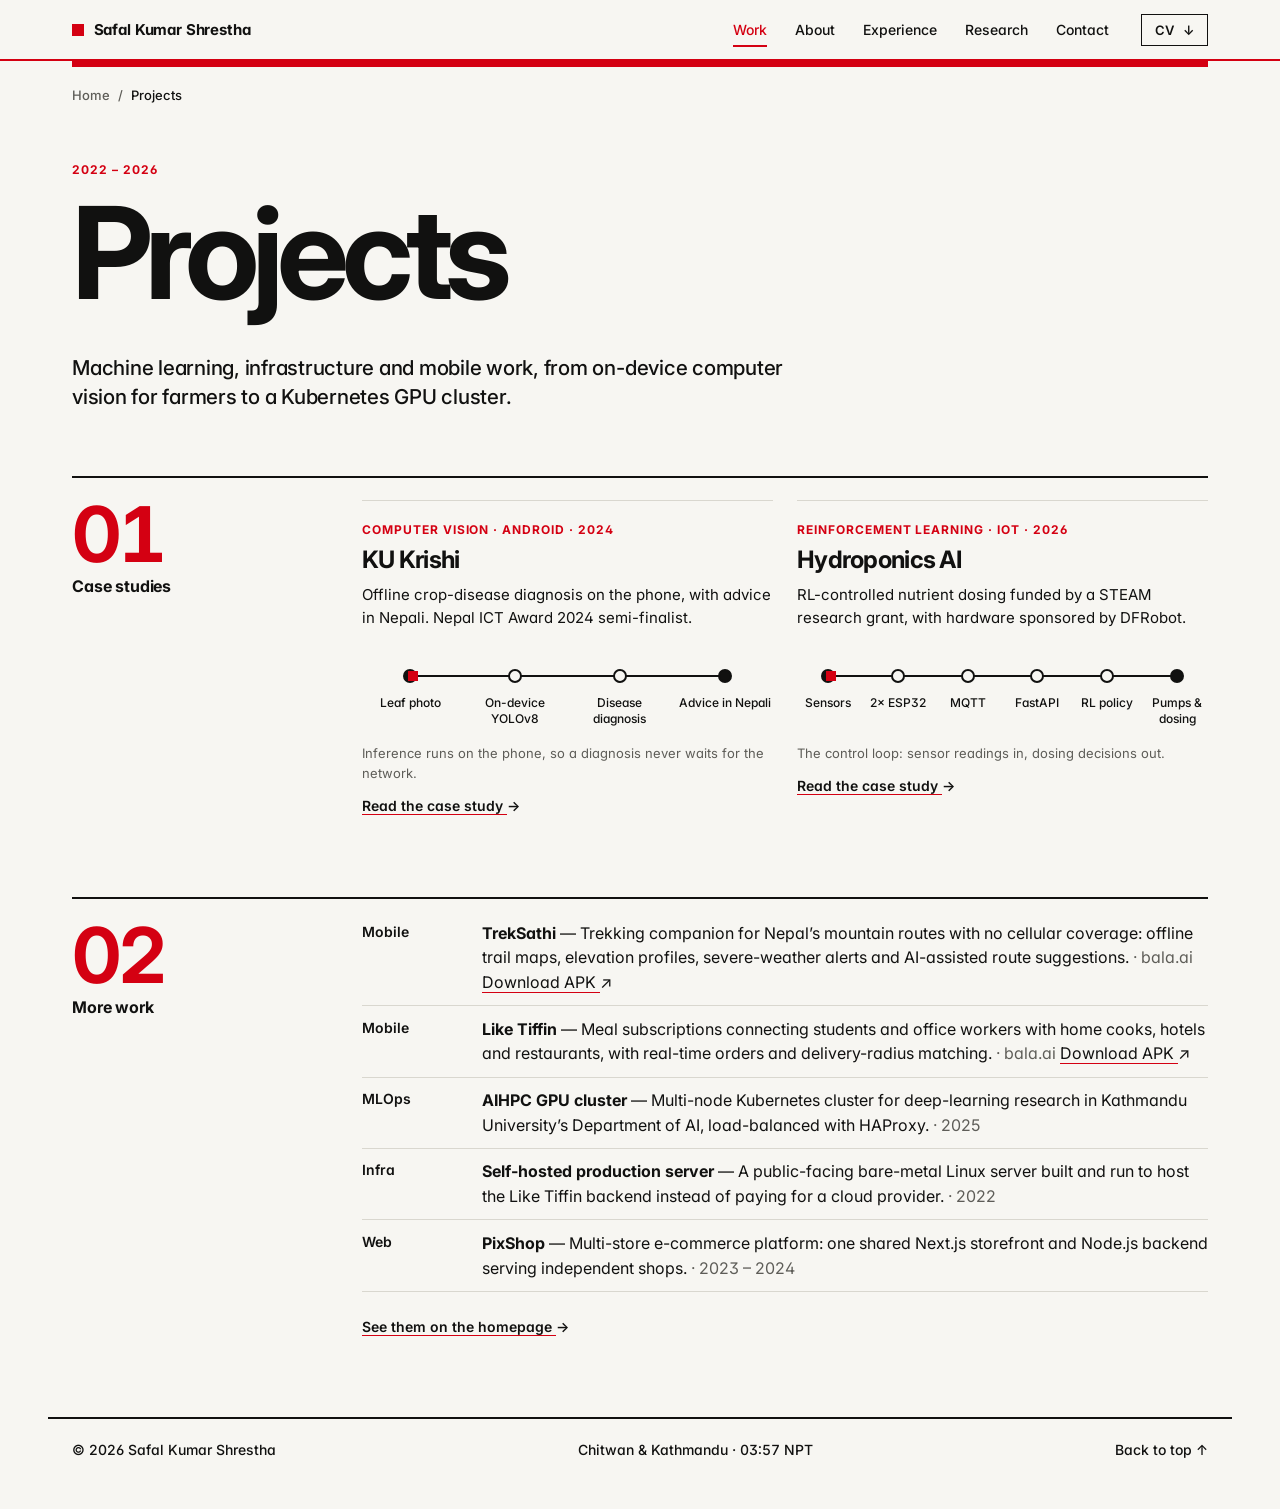
<file: projects/index.html>
<!DOCTYPE html>
<html lang="en">
<head>
  <meta charset="UTF-8">
  <meta name="viewport" content="width=device-width, initial-scale=1.0">
  <title>Projects: AI, MLOps &amp; Android | Safal Kumar Shrestha</title>
  <link rel="icon" type="image/svg+xml" href="/static/img/favicon.svg">
  <link rel="apple-touch-icon" href="/static/img/web/safal-480.jpg">
  <meta name="description" content="Projects by Safal Kumar Shrestha: KU Krishi, Hydroponics AI, TrekSathi, Like Tiffin, the AIHPC GPU cluster, a self-hosted server and PixShop.">
  <meta name="author" content="Safal Kumar Shrestha">
  <meta name="robots" content="index, follow, max-snippet:-1, max-image-preview:large">
  <meta name="theme-color" content="#f7f6f2" media="(prefers-color-scheme: light)">
  <meta name="theme-color" content="#0f0f0e" media="(prefers-color-scheme: dark)">
  <meta name="color-scheme" content="light dark">
  <link rel="canonical" href="https://www.safalkumarshrestha.com.np/projects/">

  <meta property="og:type" content="article">
  <meta property="og:title" content="Projects: AI, MLOps &amp; Android | Safal Kumar Shrestha">
  <meta property="og:description" content="Projects by Safal Kumar Shrestha: KU Krishi, Hydroponics AI, TrekSathi, Like Tiffin, the AIHPC GPU cluster, a self-hosted server and PixShop.">
  <meta property="og:url" content="https://www.safalkumarshrestha.com.np/projects/">
  <meta property="og:site_name" content="Safal Kumar Shrestha">
  <meta property="og:locale" content="en_US">
  <meta property="og:image" content="https://www.safalkumarshrestha.com.np/static/img/web/safal-480.jpg">
  <meta property="og:image:width" content="480">
  <meta property="og:image:height" content="480">
  <meta property="og:image:alt" content="Portrait of Safal Kumar Shrestha">
  <meta name="twitter:card" content="summary">

  <link rel="preconnect" href="https://fonts.googleapis.com">
  <link rel="preconnect" href="https://fonts.gstatic.com" crossorigin>
  <link rel="stylesheet" href="https://fonts.googleapis.com/css2?family=Inter:wght@400;500;600;700&display=swap">
  <link rel="stylesheet" href="/static/index.css">
  <script>
    /* Set before first paint so animated elements start in place; without JS the page stays static and fully visible. */
    document.documentElement.classList.add('motion');
  </script>
  <script src="/static/js/site.js" defer></script>

  <script type="application/ld+json">
  {
    "@context": "https://schema.org",
    "@graph": [
      {
        "@type": "CollectionPage",
        "@id": "https://www.safalkumarshrestha.com.np/projects/#webpage",
        "url": "https://www.safalkumarshrestha.com.np/projects/",
        "name": "Projects: AI, MLOps & Android | Safal Kumar Shrestha",
        "description": "Projects by Safal Kumar Shrestha: KU Krishi, Hydroponics AI, TrekSathi, Like Tiffin, the AIHPC GPU cluster, a self-hosted server and PixShop.",
        "inLanguage": "en",
        "dateModified": "2026-11-08",
        "isPartOf": {
          "@type": "WebSite",
          "@id": "https://www.safalkumarshrestha.com.np/#website",
          "url": "https://www.safalkumarshrestha.com.np/",
          "name": "Safal Kumar Shrestha"
        },
        "breadcrumb": {
          "@id": "https://www.safalkumarshrestha.com.np/projects/#breadcrumb"
        },
        "author": {
          "@type": "Person",
          "@id": "https://www.safalkumarshrestha.com.np/#person",
          "name": "Safal Kumar Shrestha",
          "url": "https://www.safalkumarshrestha.com.np/"
        }
      },
      {
        "@type": "BreadcrumbList",
        "@id": "https://www.safalkumarshrestha.com.np/projects/#breadcrumb",
        "itemListElement": [
          {
            "@type": "ListItem",
            "position": 1,
            "name": "Home",
            "item": "https://www.safalkumarshrestha.com.np/"
          },
          {
            "@type": "ListItem",
            "position": 2,
            "name": "Projects",
            "item": "https://www.safalkumarshrestha.com.np/projects/"
          }
        ]
      },
      {
        "@type": "ItemList",
        "@id": "https://www.safalkumarshrestha.com.np/projects/#list",
        "itemListElement": [
          {
            "@type": "ListItem",
            "position": 1,
            "url": "https://www.safalkumarshrestha.com.np/projects/ku-krishi/",
            "name": "KU Krishi"
          },
          {
            "@type": "ListItem",
            "position": 2,
            "url": "https://www.safalkumarshrestha.com.np/projects/hydroponics-ai/",
            "name": "Hydroponics AI"
          }
        ]
      }
    ]
  }
  </script>
</head>
<body>
  <a href="#main" class="skip">Skip to content</a>

  <header class="site-header">
    <div class="wrap header-inner">
      <a href="/" class="brand"><span class="brand-mark" aria-hidden="true"></span>Safal Kumar Shrestha</a>
      <nav class="nav" aria-label="Main">
        <ul>
          <li><a href="/projects/" aria-current="page">Work</a></li>
          <li><a href="/#about">About</a></li>
          <li><a href="/#experience">Experience</a></li>
          <li><a href="/#research">Research</a></li>
          <li><a href="/#contact">Contact</a></li>
        </ul>
      </nav>
      <div class="header-actions">
        <a class="btn btn-sm" href="/static/safal_cv.pdf">CV <span class="arrow arrow-down" aria-hidden="true">↓</span></a>
        <button type="button" class="menu-button" popovertarget="menu" aria-label="Open menu">Menu</button>
      </div>
    </div>
  </header>

  <div id="menu" class="menu" popover>
    <div class="wrap">
      <div class="menu-head">
        <span class="brand"><span class="brand-mark" aria-hidden="true"></span>Safal Kumar Shrestha</span>
        <button type="button" class="menu-button" popovertarget="menu" popovertargetaction="hide">Close</button>
      </div>
      <nav aria-label="Menu">
        <ol class="menu-links">
          <li><a href="/projects/"><span>01</span>Work</a></li>
          <li><a href="/#about"><span>02</span>About</a></li>
          <li><a href="/#experience"><span>03</span>Experience</a></li>
          <li><a href="/#skills"><span>04</span>Skills</a></li>
          <li><a href="/#research"><span>05</span>Research</a></li>
          <li><a href="/#trekking"><span>06</span>Outside work</a></li>
          <li><a href="/#faq"><span>07</span>FAQ</a></li>
          <li><a href="/#contact"><span>08</span>Contact</a></li>
        </ol>
      </nav>
      <div class="menu-foot">
        <a href="mailto:hello@safalkumarshrestha.com.np">hello@safalkumarshrestha.com.np</a>
        <a href="/static/safal_cv.pdf">CV (PDF)</a>
      </div>
    </div>
  </div>

  <main id="main" class="wrap">
    <header id="top" class="page-head">
      <nav class="crumbs" aria-label="Breadcrumb"><ol><li><a href="/">Home</a></li><li><a href="/projects/" aria-current="page">Projects</a></li></ol></nav>
      <p class="kicker">2022 – 2026</p>
      <h1><span>Projects</span></h1>
      <p class="lede">Machine learning, infrastructure and mobile work, from on-device computer vision for farmers to a Kubernetes GPU cluster.</p>
    </header>

    <section id="case-studies" class="section grid" aria-labelledby="case-studies-h">
      <h2 id="case-studies-h"><span class="num"><span>01</span></span> Case studies</h2>
      <div>
        <div class="more">
          <article class="mini">
            <p class="kicker">Computer vision · Android · 2024</p>
            <h3><a href="/projects/ku-krishi/">KU Krishi</a></h3>
            <p>Offline crop-disease diagnosis on the phone, with advice in Nepali. Nepal ICT Award 2024 semi-finalist.</p>
            <figure class="flow-fig">
              <ol class="flow" style="--n:4" aria-label="How KU Krishi works">
                <li>Leaf photo</li><li>On-device YOLOv8</li><li>Disease diagnosis</li><li>Advice in Nepali</li>
              </ol>
              <figcaption>Inference runs on the phone, so a diagnosis never waits for the network.</figcaption>
            </figure>
            <ul class="links"><li><a href="/projects/ku-krishi/">Read the case study <span class="arrow" aria-hidden="true">→</span></a></li></ul>
          </article>
          <article class="mini">
            <p class="kicker">Reinforcement learning · IoT · 2026</p>
            <h3><a href="/projects/hydroponics-ai/">Hydroponics AI</a></h3>
            <p>RL-controlled nutrient dosing funded by a STEAM research grant, with hardware sponsored by DFRobot.</p>
            <figure class="flow-fig">
              <ol class="flow" style="--n:6" aria-label="How Hydroponics AI works">
                <li>Sensors</li><li>2× ESP32</li><li>MQTT</li><li>FastAPI</li><li>RL policy</li><li>Pumps &amp; dosing</li>
              </ol>
              <figcaption>The control loop: sensor readings in, dosing decisions out.</figcaption>
            </figure>
            <ul class="links"><li><a href="/projects/hydroponics-ai/">Read the case study <span class="arrow" aria-hidden="true">→</span></a></li></ul>
          </article>
        </div>
      </div>
    </section>

    <section id="more-work" class="section grid" aria-labelledby="more-work-h">
      <h2 id="more-work-h"><span class="num"><span>02</span></span> More work</h2>
      <div>
        <ul class="rows">
          <li><span class="meta">Mobile</span><p><strong>TrekSathi</strong> — Trekking companion for Nepal’s mountain routes with no cellular coverage: offline trail maps, elevation profiles, severe-weather alerts and AI-assisted route suggestions. <span class="note">· bala.ai</span> <a href="https://apkpure.com/treksathi-trekking-companion/com.bala.ai.trek_sathi" rel="noopener">Download APK <span class="arrow" aria-hidden="true">↗</span></a></p></li>
          <li><span class="meta">Mobile</span><p><strong>Like Tiffin</strong> — Meal subscriptions connecting students and office workers with home cooks, hotels and restaurants, with real-time orders and delivery-radius matching. <span class="note">· bala.ai</span> <a href="https://apkpure.com/tiffin/com.tiffin.tiffin" rel="noopener">Download APK <span class="arrow" aria-hidden="true">↗</span></a></p></li>
          <li><span class="meta">MLOps</span><p><strong>AIHPC GPU cluster</strong> — Multi-node Kubernetes cluster for deep-learning research in Kathmandu University’s Department of AI, load-balanced with HAProxy. <span class="note">· 2025</span></p></li>
          <li><span class="meta">Infra</span><p><strong>Self-hosted production server</strong> — A public-facing bare-metal Linux server built and run to host the Like Tiffin backend instead of paying for a cloud provider. <span class="note">· 2022</span></p></li>
          <li><span class="meta">Web</span><p><strong>PixShop</strong> — Multi-store e-commerce platform: one shared Next.js storefront and Node.js backend serving independent shops. <span class="note">· 2023 – 2024</span></p></li>
        </ul>
        <ul class="links"><li><a href="/#projects">See them on the homepage <span class="arrow" aria-hidden="true">→</span></a></li></ul>
      </div>
    </section>

  </main>

  <footer class="site-footer wrap">
    <span>© 2026 Safal Kumar Shrestha</span>
    <span>Chitwan &amp; Kathmandu · <span class="clock">NPT, UTC+5:45</span></span>
    <a href="#top">Back to top <span class="arrow arrow-up" aria-hidden="true">↑</span></a>
  </footer>
</body>
</html>
</file>
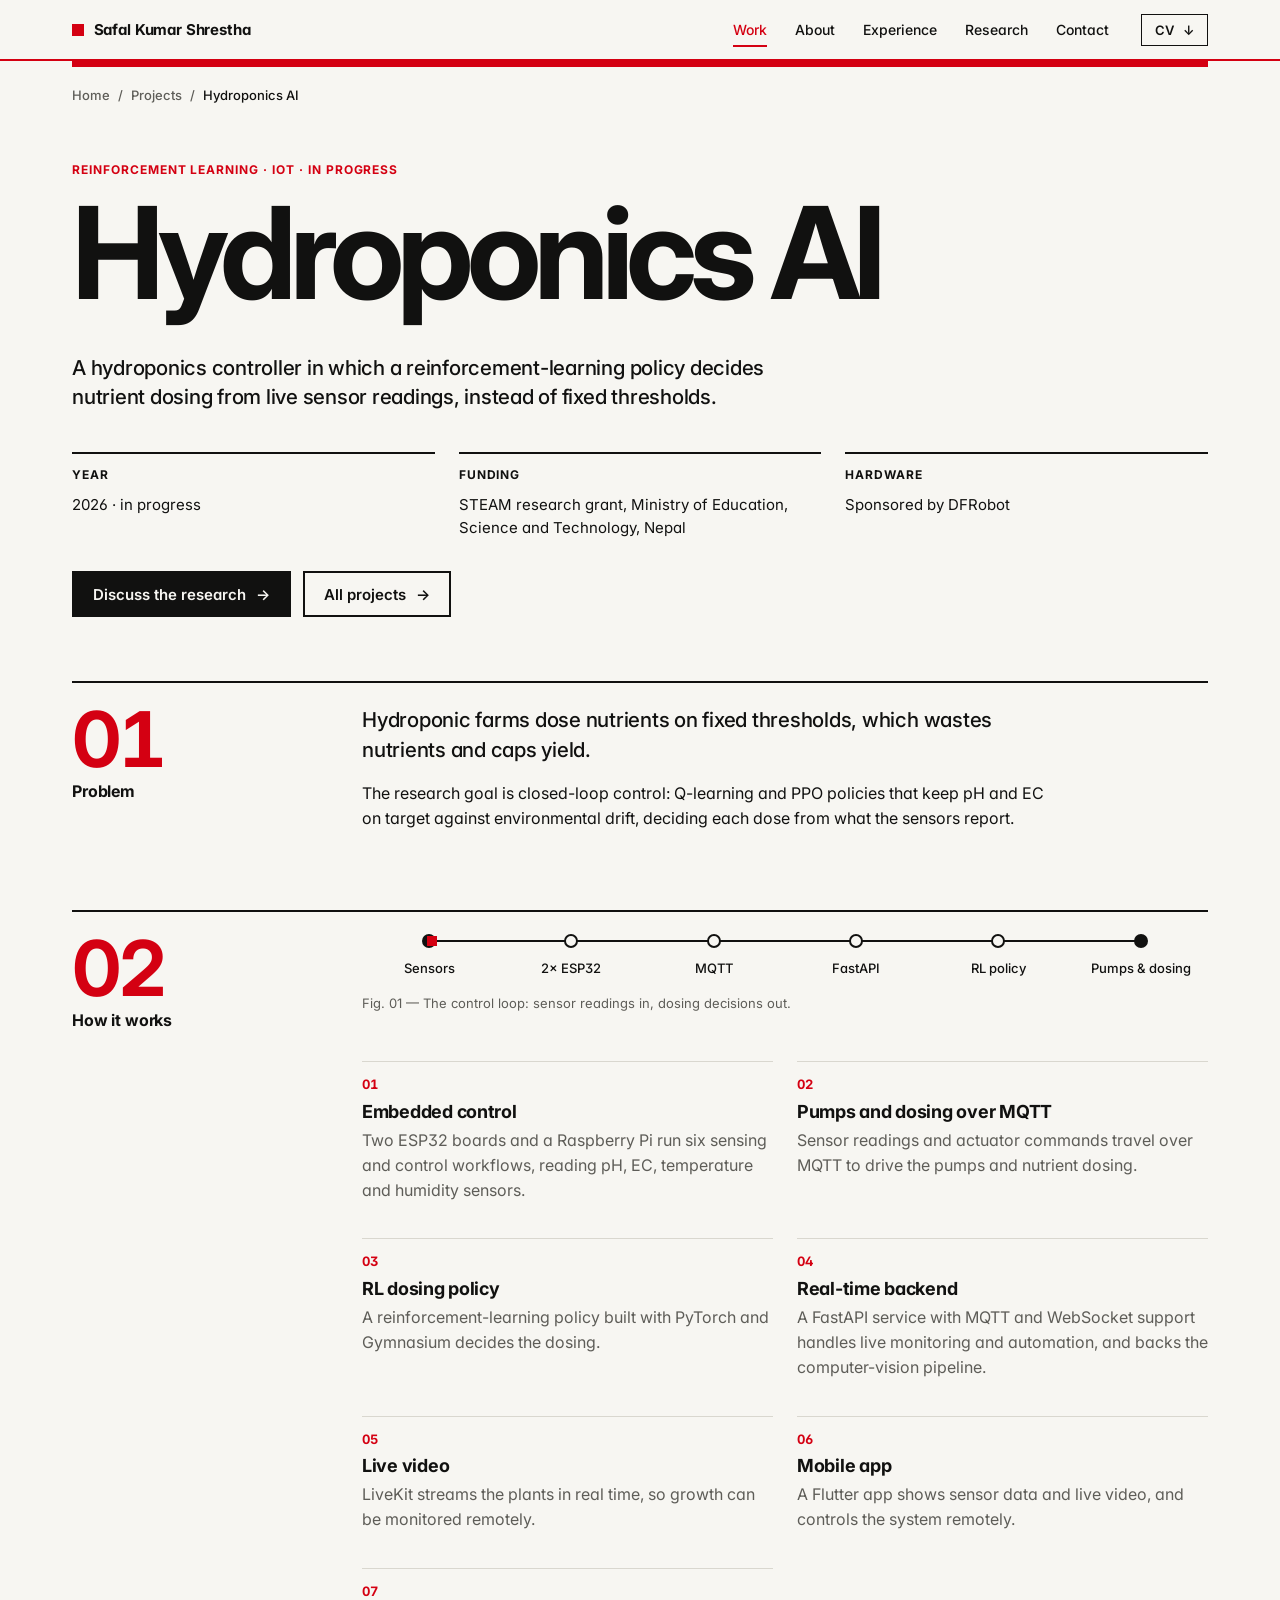
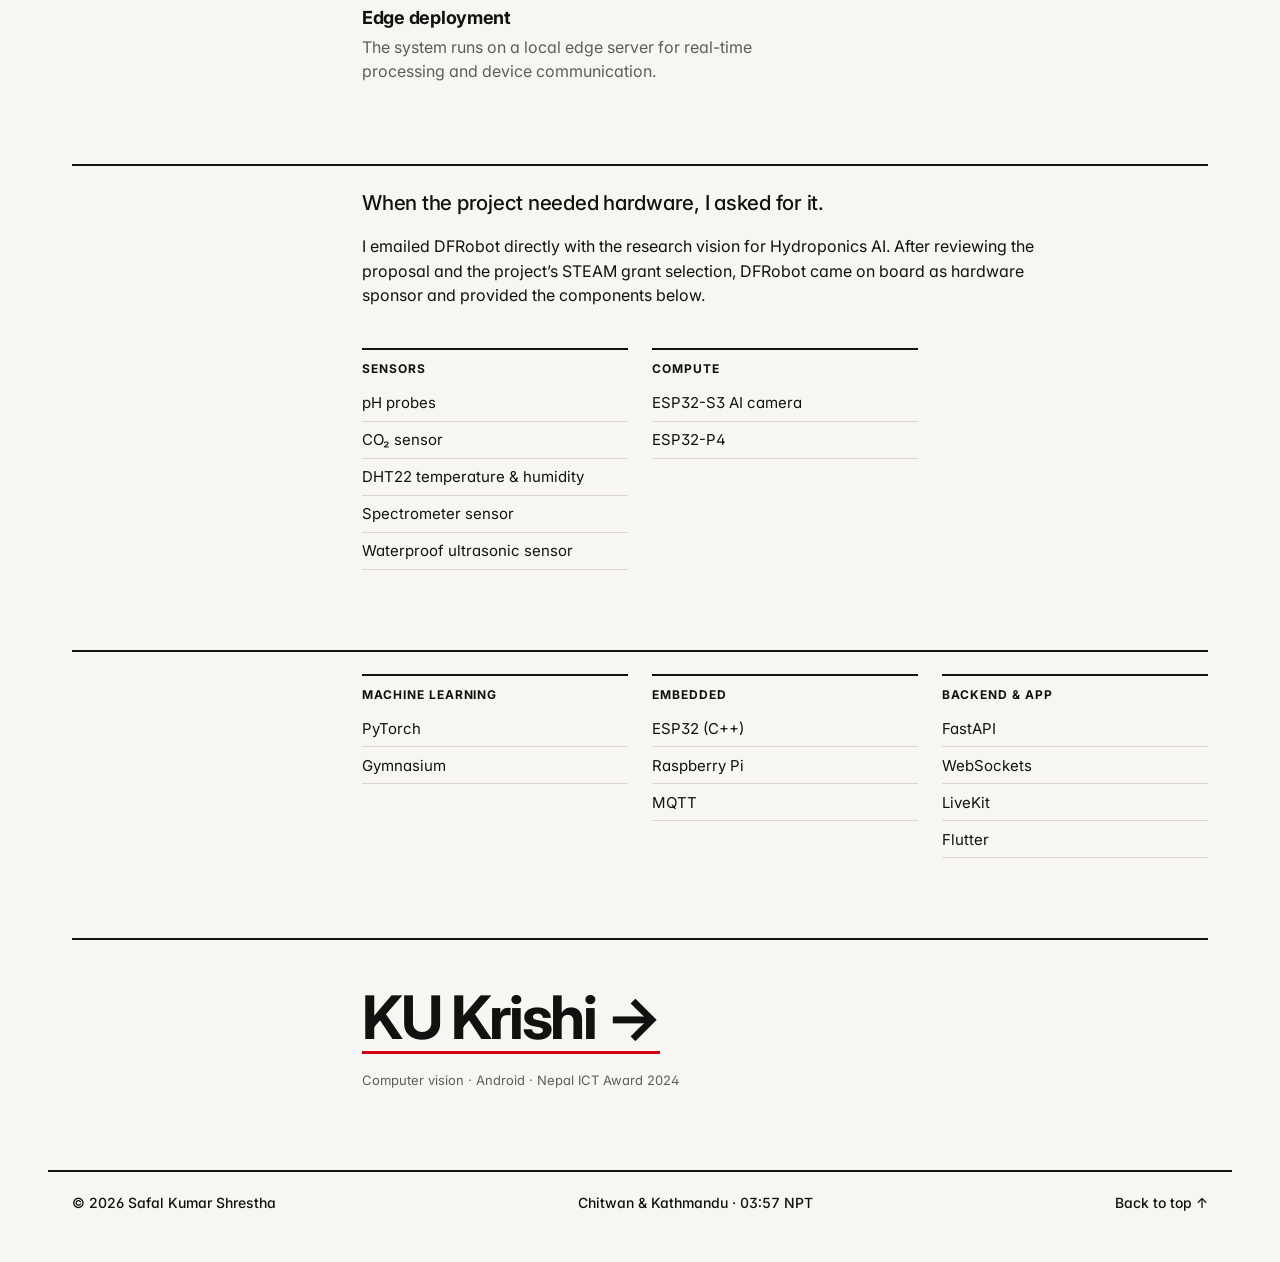
<file: projects/hydroponics-ai/index.html>
<!DOCTYPE html>
<html lang="en">
<head>
  <meta charset="UTF-8">
  <meta name="viewport" content="width=device-width, initial-scale=1.0">
  <title>Hydroponics AI: RL Nutrient Dosing | Safal Kumar Shrestha</title>
  <link rel="icon" type="image/svg+xml" href="/static/img/favicon.svg">
  <link rel="apple-touch-icon" href="/static/img/web/safal-480.jpg">
  <meta name="description" content="Hydroponics AI doses nutrients with a reinforcement-learning policy fed by live ESP32 sensor data. Funded by Nepal’s STEAM research grant; hardware by DFRobot.">
  <meta name="author" content="Safal Kumar Shrestha">
  <meta name="robots" content="index, follow, max-snippet:-1, max-image-preview:large">
  <meta name="theme-color" content="#f7f6f2" media="(prefers-color-scheme: light)">
  <meta name="theme-color" content="#0f0f0e" media="(prefers-color-scheme: dark)">
  <meta name="color-scheme" content="light dark">
  <link rel="canonical" href="https://www.safalkumarshrestha.com.np/projects/hydroponics-ai/">

  <meta property="og:type" content="article">
  <meta property="og:title" content="Hydroponics AI: RL Nutrient Dosing | Safal Kumar Shrestha">
  <meta property="og:description" content="Hydroponics AI doses nutrients with a reinforcement-learning policy fed by live ESP32 sensor data. Funded by Nepal’s STEAM research grant; hardware by DFRobot.">
  <meta property="og:url" content="https://www.safalkumarshrestha.com.np/projects/hydroponics-ai/">
  <meta property="og:site_name" content="Safal Kumar Shrestha">
  <meta property="og:locale" content="en_US">
  <meta property="og:image" content="https://www.safalkumarshrestha.com.np/static/img/web/safal-480.jpg">
  <meta property="og:image:width" content="480">
  <meta property="og:image:height" content="480">
  <meta property="og:image:alt" content="Portrait of Safal Kumar Shrestha">
  <meta name="twitter:card" content="summary">

  <link rel="preconnect" href="https://fonts.googleapis.com">
  <link rel="preconnect" href="https://fonts.gstatic.com" crossorigin>
  <link rel="stylesheet" href="https://fonts.googleapis.com/css2?family=Inter:wght@400;500;600;700&display=swap">
  <link rel="stylesheet" href="/static/index.css">
  <script>
    /* Set before first paint so animated elements start in place; without JS the page stays static and fully visible. */
    document.documentElement.classList.add('motion');
  </script>
  <script src="/static/js/site.js" defer></script>

  <script type="application/ld+json">
  {
    "@context": "https://schema.org",
    "@graph": [
      {
        "@type": "WebPage",
        "@id": "https://www.safalkumarshrestha.com.np/projects/hydroponics-ai/#webpage",
        "url": "https://www.safalkumarshrestha.com.np/projects/hydroponics-ai/",
        "name": "Hydroponics AI: RL Nutrient Dosing | Safal Kumar Shrestha",
        "description": "Hydroponics AI doses nutrients with a reinforcement-learning policy fed by live ESP32 sensor data. Funded by Nepal’s STEAM research grant; hardware by DFRobot.",
        "inLanguage": "en",
        "dateModified": "2026-11-08",
        "isPartOf": {
          "@type": "WebSite",
          "@id": "https://www.safalkumarshrestha.com.np/#website",
          "url": "https://www.safalkumarshrestha.com.np/",
          "name": "Safal Kumar Shrestha"
        },
        "breadcrumb": {
          "@id": "https://www.safalkumarshrestha.com.np/projects/hydroponics-ai/#breadcrumb"
        },
        "author": {
          "@type": "Person",
          "@id": "https://www.safalkumarshrestha.com.np/#person",
          "name": "Safal Kumar Shrestha",
          "url": "https://www.safalkumarshrestha.com.np/"
        },
        "about": {
          "@id": "https://www.safalkumarshrestha.com.np/projects/hydroponics-ai/#project"
        }
      },
      {
        "@type": "BreadcrumbList",
        "@id": "https://www.safalkumarshrestha.com.np/projects/hydroponics-ai/#breadcrumb",
        "itemListElement": [
          {
            "@type": "ListItem",
            "position": 1,
            "name": "Home",
            "item": "https://www.safalkumarshrestha.com.np/"
          },
          {
            "@type": "ListItem",
            "position": 2,
            "name": "Projects",
            "item": "https://www.safalkumarshrestha.com.np/projects/"
          },
          {
            "@type": "ListItem",
            "position": 3,
            "name": "Hydroponics AI",
            "item": "https://www.safalkumarshrestha.com.np/projects/hydroponics-ai/"
          }
        ]
      },
      {
        "@type": "CreativeWork",
        "@id": "https://www.safalkumarshrestha.com.np/projects/hydroponics-ai/#project",
        "name": "Hydroponics AI",
        "description": "Hydroponics AI doses nutrients with a reinforcement-learning policy fed by live ESP32 sensor data. Funded by Nepal’s STEAM research grant; hardware by DFRobot.",
        "creator": {
          "@type": "Person",
          "@id": "https://www.safalkumarshrestha.com.np/#person",
          "name": "Safal Kumar Shrestha",
          "url": "https://www.safalkumarshrestha.com.np/"
        },
        "dateCreated": "2026",
        "url": "https://www.safalkumarshrestha.com.np/projects/hydroponics-ai/",
        "funder": {
          "@type": "Organization",
          "name": "Ministry of Education, Science and Technology, Nepal"
        },
        "sponsor": {
          "@type": "Organization",
          "name": "DFRobot",
          "url": "https://www.dfrobot.com"
        },
        "keywords": "hydroponics, reinforcement learning, IoT, ESP32, MQTT, PyTorch, Nepal"
      }
    ]
  }
  </script>
</head>
<body>
  <a href="#main" class="skip">Skip to content</a>

  <header class="site-header">
    <div class="wrap header-inner">
      <a href="/" class="brand"><span class="brand-mark" aria-hidden="true"></span>Safal Kumar Shrestha</a>
      <nav class="nav" aria-label="Main">
        <ul>
          <li><a href="/projects/" aria-current="true">Work</a></li>
          <li><a href="/#about">About</a></li>
          <li><a href="/#experience">Experience</a></li>
          <li><a href="/#research">Research</a></li>
          <li><a href="/#contact">Contact</a></li>
        </ul>
      </nav>
      <div class="header-actions">
        <a class="btn btn-sm" href="/static/safal_cv.pdf">CV <span class="arrow arrow-down" aria-hidden="true">↓</span></a>
        <button type="button" class="menu-button" popovertarget="menu" aria-label="Open menu">Menu</button>
      </div>
    </div>
  </header>

  <div id="menu" class="menu" popover>
    <div class="wrap">
      <div class="menu-head">
        <span class="brand"><span class="brand-mark" aria-hidden="true"></span>Safal Kumar Shrestha</span>
        <button type="button" class="menu-button" popovertarget="menu" popovertargetaction="hide">Close</button>
      </div>
      <nav aria-label="Menu">
        <ol class="menu-links">
          <li><a href="/projects/"><span>01</span>Work</a></li>
          <li><a href="/#about"><span>02</span>About</a></li>
          <li><a href="/#experience"><span>03</span>Experience</a></li>
          <li><a href="/#skills"><span>04</span>Skills</a></li>
          <li><a href="/#research"><span>05</span>Research</a></li>
          <li><a href="/#trekking"><span>06</span>Outside work</a></li>
          <li><a href="/#faq"><span>07</span>FAQ</a></li>
          <li><a href="/#contact"><span>08</span>Contact</a></li>
        </ol>
      </nav>
      <div class="menu-foot">
        <a href="mailto:hello@safalkumarshrestha.com.np">hello@safalkumarshrestha.com.np</a>
        <a href="/static/safal_cv.pdf">CV (PDF)</a>
      </div>
    </div>
  </div>

  <main id="main" class="wrap">
    <header id="top" class="page-head">
      <nav class="crumbs" aria-label="Breadcrumb"><ol><li><a href="/">Home</a></li><li><a href="/projects/">Projects</a></li><li><a href="/projects/hydroponics-ai/" aria-current="page">Hydroponics AI</a></li></ol></nav>
      <p class="kicker">Reinforcement learning · IoT · In progress</p>
      <h1><span>Hydroponics AI</span></h1>
      <p class="lede">A hydroponics controller in which a reinforcement-learning policy decides nutrient dosing from live sensor readings, instead of fixed thresholds.</p>
      <dl class="pbr">
        <div><dt>Year</dt><dd>2026 · in progress</dd></div>
        <div><dt>Funding</dt><dd>STEAM research grant, Ministry of Education, Science and Technology, Nepal</dd></div>
        <div><dt>Hardware</dt><dd>Sponsored by DFRobot</dd></div>
      </dl>
      <div class="cta">
        <a class="btn btn-primary" href="/#contact">Discuss the research <span class="arrow" aria-hidden="true">→</span></a>
        <a class="btn" href="/projects/">All projects <span class="arrow" aria-hidden="true">→</span></a>
      </div>
    </header>

    <section id="problem" class="section grid" aria-labelledby="problem-h">
      <h2 id="problem-h"><span class="num"><span>01</span></span> Problem</h2>
      <div>
        <div class="prose">
          <p class="lede">Hydroponic farms dose nutrients on fixed thresholds, which wastes nutrients and caps yield.</p>
          <p>The research goal is closed-loop control: Q-learning and PPO policies that keep pH and EC on target against environmental drift, deciding each dose from what the sensors report.</p>
        </div>
      </div>
    </section>

    <section id="how-it-works" class="section grid" aria-labelledby="how-it-works-h">
      <h2 id="how-it-works-h"><span class="num"><span>02</span></span> How it works</h2>
      <div>
        <figure class="flow-fig">
          <ol class="flow" style="--n:6" aria-label="How Hydroponics AI works">
            <li>Sensors</li><li>2× ESP32</li><li>MQTT</li><li>FastAPI</li><li>RL policy</li><li>Pumps &amp; dosing</li>
          </ol>
          <figcaption>Fig. 01 — The control loop: sensor readings in, dosing decisions out.</figcaption>
        </figure>
        <ol class="research steps">
          <li><h3>Embedded control</h3><p>Two ESP32 boards and a Raspberry Pi run six sensing and control workflows, reading pH, EC, temperature and humidity sensors.</p></li>
          <li><h3>Pumps and dosing over MQTT</h3><p>Sensor readings and actuator commands travel over MQTT to drive the pumps and nutrient dosing.</p></li>
          <li><h3>RL dosing policy</h3><p>A reinforcement-learning policy built with PyTorch and Gymnasium decides the dosing.</p></li>
          <li><h3>Real-time backend</h3><p>A FastAPI service with MQTT and WebSocket support handles live monitoring and automation, and backs the computer-vision pipeline.</p></li>
          <li><h3>Live video</h3><p>LiveKit streams the plants in real time, so growth can be monitored remotely.</p></li>
          <li><h3>Mobile app</h3><p>A Flutter app shows sensor data and live video, and controls the system remotely.</p></li>
          <li><h3>Edge deployment</h3><p>The system runs on a local edge server for real-time processing and device communication.</p></li>
        </ol>
      </div>
    </section>

    <section id="sponsorship" class="section grid" aria-labelledby="sponsorship-h">
      <h2 id="sponsorship-h"><span class="num"><span>03</span></span> DFRobot sponsorship</h2>
      <div>
        <div class="prose">
          <p class="lede">When the project needed hardware, I asked for it.</p>
          <p>I emailed DFRobot directly with the research vision for Hydroponics AI. After reviewing the proposal and the project’s STEAM grant selection, DFRobot came on board as hardware sponsor and provided the components below.</p>
        </div>
        <div class="skill-groups">
          <div><h3>Sensors</h3><ul><li>pH probes</li><li>CO₂ sensor</li><li>DHT22 temperature &amp; humidity</li><li>Spectrometer sensor</li><li>Waterproof ultrasonic sensor</li></ul></div>
          <div><h3>Compute</h3><ul><li>ESP32-S3 AI camera</li><li>ESP32-P4</li></ul></div>
        </div>
      </div>
    </section>

    <section id="stack" class="section grid" aria-labelledby="stack-h">
      <h2 id="stack-h"><span class="num"><span>04</span></span> Stack</h2>
      <div>
        <div class="skill-groups">
          <div><h3>Machine learning</h3><ul><li>PyTorch</li><li>Gymnasium</li></ul></div>
          <div><h3>Embedded</h3><ul><li>ESP32 (C++)</li><li>Raspberry Pi</li><li>MQTT</li></ul></div>
          <div><h3>Backend &amp; app</h3><ul><li>FastAPI</li><li>WebSockets</li><li>LiveKit</li><li>Flutter</li></ul></div>
        </div>
      </div>
    </section>

    <section id="next" class="section grid" aria-labelledby="next-h">
      <h2 id="next-h"><span class="num"><span>05</span></span> Next project</h2>
      <div>
        <a class="big-link" href="/projects/ku-krishi/">KU Krishi <span class="arrow" aria-hidden="true">→</span></a>
        <p class="stack">Computer vision · Android · Nepal ICT Award 2024</p>
      </div>
    </section>

  </main>

  <footer class="site-footer wrap">
    <span>© 2026 Safal Kumar Shrestha</span>
    <span>Chitwan &amp; Kathmandu · <span class="clock">NPT, UTC+5:45</span></span>
    <a href="#top">Back to top <span class="arrow arrow-up" aria-hidden="true">↑</span></a>
  </footer>
</body>
</html>
</file>
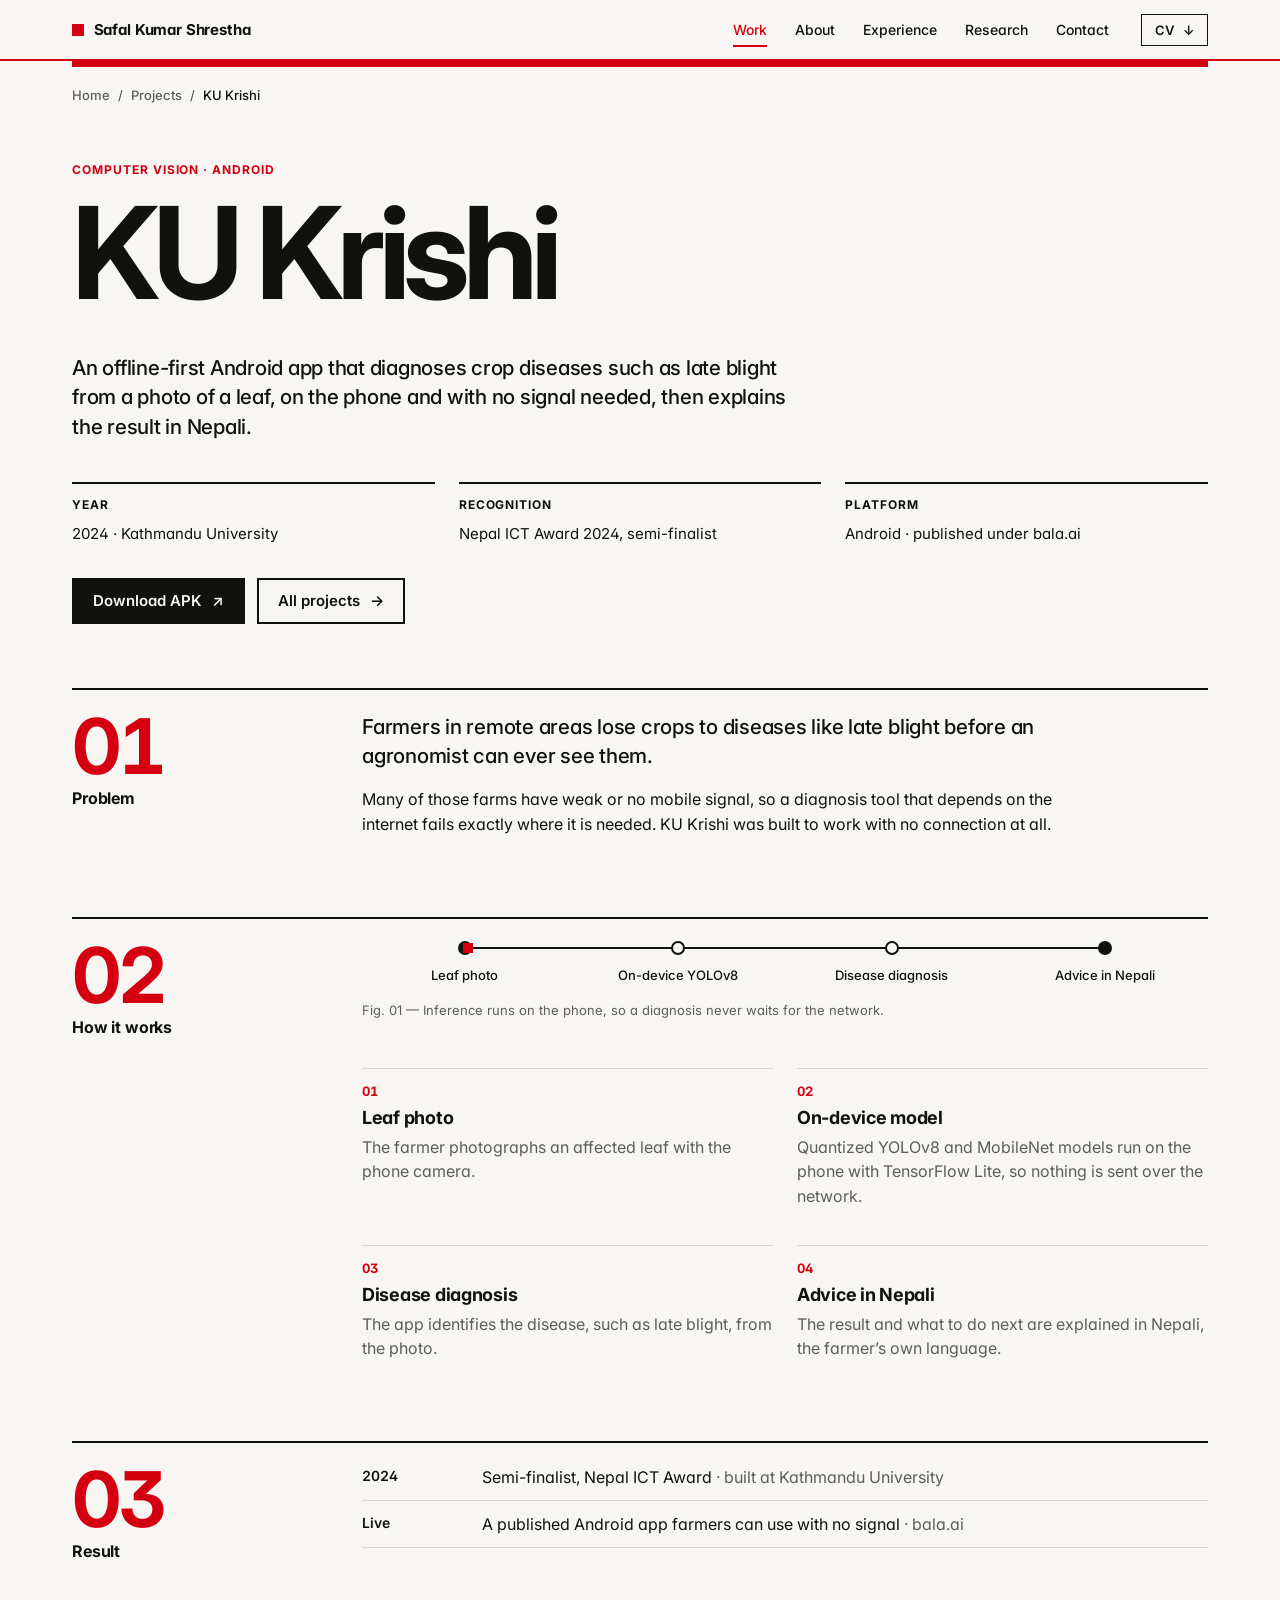
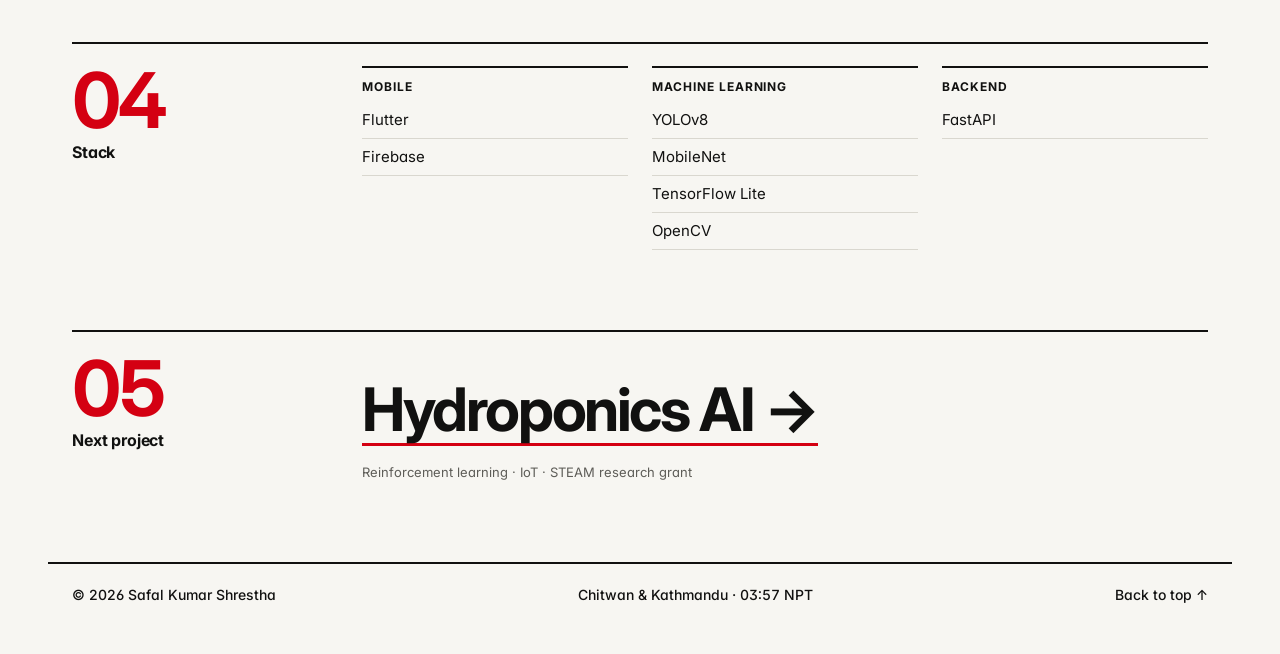
<file: projects/ku-krishi/index.html>
<!DOCTYPE html>
<html lang="en">
<head>
  <meta charset="UTF-8">
  <meta name="viewport" content="width=device-width, initial-scale=1.0">
  <title>KU Krishi: Crop Disease Detection App | Safal Kumar Shrestha</title>
  <link rel="icon" type="image/svg+xml" href="/static/img/favicon.svg">
  <link rel="apple-touch-icon" href="/static/img/web/safal-480.jpg">
  <meta name="description" content="KU Krishi is an offline app that diagnoses crop diseases like late blight on the phone and advises farmers in Nepali. Nepal ICT Award 2024 semi-finalist.">
  <meta name="author" content="Safal Kumar Shrestha">
  <meta name="robots" content="index, follow, max-snippet:-1, max-image-preview:large">
  <meta name="theme-color" content="#f7f6f2" media="(prefers-color-scheme: light)">
  <meta name="theme-color" content="#0f0f0e" media="(prefers-color-scheme: dark)">
  <meta name="color-scheme" content="light dark">
  <link rel="canonical" href="https://www.safalkumarshrestha.com.np/projects/ku-krishi/">

  <meta property="og:type" content="article">
  <meta property="og:title" content="KU Krishi: Crop Disease Detection App | Safal Kumar Shrestha">
  <meta property="og:description" content="KU Krishi is an offline app that diagnoses crop diseases like late blight on the phone and advises farmers in Nepali. Nepal ICT Award 2024 semi-finalist.">
  <meta property="og:url" content="https://www.safalkumarshrestha.com.np/projects/ku-krishi/">
  <meta property="og:site_name" content="Safal Kumar Shrestha">
  <meta property="og:locale" content="en_US">
  <meta property="og:image" content="https://www.safalkumarshrestha.com.np/static/img/web/safal-480.jpg">
  <meta property="og:image:width" content="480">
  <meta property="og:image:height" content="480">
  <meta property="og:image:alt" content="Portrait of Safal Kumar Shrestha">
  <meta name="twitter:card" content="summary">

  <link rel="preconnect" href="https://fonts.googleapis.com">
  <link rel="preconnect" href="https://fonts.gstatic.com" crossorigin>
  <link rel="stylesheet" href="https://fonts.googleapis.com/css2?family=Inter:wght@400;500;600;700&display=swap">
  <link rel="stylesheet" href="/static/index.css">
  <script>
    /* Set before first paint so animated elements start in place; without JS the page stays static and fully visible. */
    document.documentElement.classList.add('motion');
  </script>
  <script src="/static/js/site.js" defer></script>

  <script type="application/ld+json">
  {
    "@context": "https://schema.org",
    "@graph": [
      {
        "@type": "WebPage",
        "@id": "https://www.safalkumarshrestha.com.np/projects/ku-krishi/#webpage",
        "url": "https://www.safalkumarshrestha.com.np/projects/ku-krishi/",
        "name": "KU Krishi: Crop Disease Detection App | Safal Kumar Shrestha",
        "description": "KU Krishi is an offline app that diagnoses crop diseases like late blight on the phone and advises farmers in Nepali. Nepal ICT Award 2024 semi-finalist.",
        "inLanguage": "en",
        "dateModified": "2026-11-08",
        "isPartOf": {
          "@type": "WebSite",
          "@id": "https://www.safalkumarshrestha.com.np/#website",
          "url": "https://www.safalkumarshrestha.com.np/",
          "name": "Safal Kumar Shrestha"
        },
        "breadcrumb": {
          "@id": "https://www.safalkumarshrestha.com.np/projects/ku-krishi/#breadcrumb"
        },
        "author": {
          "@type": "Person",
          "@id": "https://www.safalkumarshrestha.com.np/#person",
          "name": "Safal Kumar Shrestha",
          "url": "https://www.safalkumarshrestha.com.np/"
        },
        "about": {
          "@id": "https://www.safalkumarshrestha.com.np/projects/ku-krishi/#project"
        }
      },
      {
        "@type": "BreadcrumbList",
        "@id": "https://www.safalkumarshrestha.com.np/projects/ku-krishi/#breadcrumb",
        "itemListElement": [
          {
            "@type": "ListItem",
            "position": 1,
            "name": "Home",
            "item": "https://www.safalkumarshrestha.com.np/"
          },
          {
            "@type": "ListItem",
            "position": 2,
            "name": "Projects",
            "item": "https://www.safalkumarshrestha.com.np/projects/"
          },
          {
            "@type": "ListItem",
            "position": 3,
            "name": "KU Krishi",
            "item": "https://www.safalkumarshrestha.com.np/projects/ku-krishi/"
          }
        ]
      },
      {
        "@type": "CreativeWork",
        "@id": "https://www.safalkumarshrestha.com.np/projects/ku-krishi/#project",
        "name": "KU Krishi",
        "description": "KU Krishi is an offline app that diagnoses crop diseases like late blight on the phone and advises farmers in Nepali. Nepal ICT Award 2024 semi-finalist.",
        "creator": {
          "@type": "Person",
          "@id": "https://www.safalkumarshrestha.com.np/#person",
          "name": "Safal Kumar Shrestha",
          "url": "https://www.safalkumarshrestha.com.np/"
        },
        "dateCreated": "2024",
        "url": "https://www.safalkumarshrestha.com.np/projects/ku-krishi/",
        "award": "Nepal ICT Award 2024, semi-finalist",
        "keywords": "crop disease detection, computer vision, YOLOv8, TensorFlow Lite, Flutter, agriculture, Nepal"
      }
    ]
  }
  </script>
</head>
<body>
  <a href="#main" class="skip">Skip to content</a>

  <header class="site-header">
    <div class="wrap header-inner">
      <a href="/" class="brand"><span class="brand-mark" aria-hidden="true"></span>Safal Kumar Shrestha</a>
      <nav class="nav" aria-label="Main">
        <ul>
          <li><a href="/projects/" aria-current="true">Work</a></li>
          <li><a href="/#about">About</a></li>
          <li><a href="/#experience">Experience</a></li>
          <li><a href="/#research">Research</a></li>
          <li><a href="/#contact">Contact</a></li>
        </ul>
      </nav>
      <div class="header-actions">
        <a class="btn btn-sm" href="/static/safal_cv.pdf">CV <span class="arrow arrow-down" aria-hidden="true">↓</span></a>
        <button type="button" class="menu-button" popovertarget="menu" aria-label="Open menu">Menu</button>
      </div>
    </div>
  </header>

  <div id="menu" class="menu" popover>
    <div class="wrap">
      <div class="menu-head">
        <span class="brand"><span class="brand-mark" aria-hidden="true"></span>Safal Kumar Shrestha</span>
        <button type="button" class="menu-button" popovertarget="menu" popovertargetaction="hide">Close</button>
      </div>
      <nav aria-label="Menu">
        <ol class="menu-links">
          <li><a href="/projects/"><span>01</span>Work</a></li>
          <li><a href="/#about"><span>02</span>About</a></li>
          <li><a href="/#experience"><span>03</span>Experience</a></li>
          <li><a href="/#skills"><span>04</span>Skills</a></li>
          <li><a href="/#research"><span>05</span>Research</a></li>
          <li><a href="/#trekking"><span>06</span>Outside work</a></li>
          <li><a href="/#faq"><span>07</span>FAQ</a></li>
          <li><a href="/#contact"><span>08</span>Contact</a></li>
        </ol>
      </nav>
      <div class="menu-foot">
        <a href="mailto:hello@safalkumarshrestha.com.np">hello@safalkumarshrestha.com.np</a>
        <a href="/static/safal_cv.pdf">CV (PDF)</a>
      </div>
    </div>
  </div>

  <main id="main" class="wrap">
    <header id="top" class="page-head">
      <nav class="crumbs" aria-label="Breadcrumb"><ol><li><a href="/">Home</a></li><li><a href="/projects/">Projects</a></li><li><a href="/projects/ku-krishi/" aria-current="page">KU Krishi</a></li></ol></nav>
      <p class="kicker">Computer vision · Android</p>
      <h1><span>KU Krishi</span></h1>
      <p class="lede">An offline-first Android app that diagnoses crop diseases such as late blight from a photo of a leaf, on the phone and with no signal needed, then explains the result in Nepali.</p>
      <dl class="pbr">
        <div><dt>Year</dt><dd>2024 · Kathmandu University</dd></div>
        <div><dt>Recognition</dt><dd>Nepal ICT Award 2024, semi-finalist</dd></div>
        <div><dt>Platform</dt><dd>Android · published under bala.ai</dd></div>
      </dl>
      <div class="cta">
        <a class="btn btn-primary" href="https://apkpure.com/late-blight-%E0%A4%A1%E0%A4%A2%E0%A5%81%E0%A4%B5%E0%A4%BE-%E0%A4%AA%E0%A5%82%E0%A4%B0%E0%A5%8D%E0%A4%B5%E0%A4%BE%E0%A4%A8%E0%A5%81%E0%A4%AE%E0%A4%BE%E0%A4%A8/com.lateblight.late_blight" rel="noopener">Download APK <span class="arrow" aria-hidden="true">↗</span></a>
        <a class="btn" href="/projects/">All projects <span class="arrow" aria-hidden="true">→</span></a>
      </div>
    </header>

    <section id="problem" class="section grid" aria-labelledby="problem-h">
      <h2 id="problem-h"><span class="num"><span>01</span></span> Problem</h2>
      <div>
        <div class="prose">
          <p class="lede">Farmers in remote areas lose crops to diseases like late blight before an agronomist can ever see them.</p>
          <p>Many of those farms have weak or no mobile signal, so a diagnosis tool that depends on the internet fails exactly where it is needed. KU Krishi was built to work with no connection at all.</p>
        </div>
      </div>
    </section>

    <section id="how-it-works" class="section grid" aria-labelledby="how-it-works-h">
      <h2 id="how-it-works-h"><span class="num"><span>02</span></span> How it works</h2>
      <div>
        <figure class="flow-fig">
          <ol class="flow" style="--n:4" aria-label="How KU Krishi works">
            <li>Leaf photo</li><li>On-device YOLOv8</li><li>Disease diagnosis</li><li>Advice in Nepali</li>
          </ol>
          <figcaption>Fig. 01 — Inference runs on the phone, so a diagnosis never waits for the network.</figcaption>
        </figure>
        <ol class="research steps">
          <li><h3>Leaf photo</h3><p>The farmer photographs an affected leaf with the phone camera.</p></li>
          <li><h3>On-device model</h3><p>Quantized YOLOv8 and MobileNet models run on the phone with TensorFlow Lite, so nothing is sent over the network.</p></li>
          <li><h3>Disease diagnosis</h3><p>The app identifies the disease, such as late blight, from the photo.</p></li>
          <li><h3>Advice in Nepali</h3><p>The result and what to do next are explained in Nepali, the farmer’s own language.</p></li>
        </ol>
      </div>
    </section>

    <section id="result" class="section grid" aria-labelledby="result-h">
      <h2 id="result-h"><span class="num"><span>03</span></span> Result</h2>
      <div>
        <ul class="rows">
          <li><span class="meta">2024</span><p>Semi-finalist, Nepal ICT Award <span class="note">· built at Kathmandu University</span></p></li>
          <li><span class="meta">Live</span><p>A published Android app farmers can use with no signal <span class="note">· bala.ai</span></p></li>
        </ul>
      </div>
    </section>

    <section id="stack" class="section grid" aria-labelledby="stack-h">
      <h2 id="stack-h"><span class="num"><span>04</span></span> Stack</h2>
      <div>
        <div class="skill-groups">
          <div><h3>Mobile</h3><ul><li>Flutter</li><li>Firebase</li></ul></div>
          <div><h3>Machine learning</h3><ul><li>YOLOv8</li><li>MobileNet</li><li>TensorFlow Lite</li><li>OpenCV</li></ul></div>
          <div><h3>Backend</h3><ul><li>FastAPI</li></ul></div>
        </div>
      </div>
    </section>

    <section id="next" class="section grid" aria-labelledby="next-h">
      <h2 id="next-h"><span class="num"><span>05</span></span> Next project</h2>
      <div>
        <a class="big-link" href="/projects/hydroponics-ai/">Hydroponics AI <span class="arrow" aria-hidden="true">→</span></a>
        <p class="stack">Reinforcement learning · IoT · STEAM research grant</p>
      </div>
    </section>

  </main>

  <footer class="site-footer wrap">
    <span>© 2026 Safal Kumar Shrestha</span>
    <span>Chitwan &amp; Kathmandu · <span class="clock">NPT, UTC+5:45</span></span>
    <a href="#top">Back to top <span class="arrow arrow-up" aria-hidden="true">↑</span></a>
  </footer>
</body>
</html>
</file>
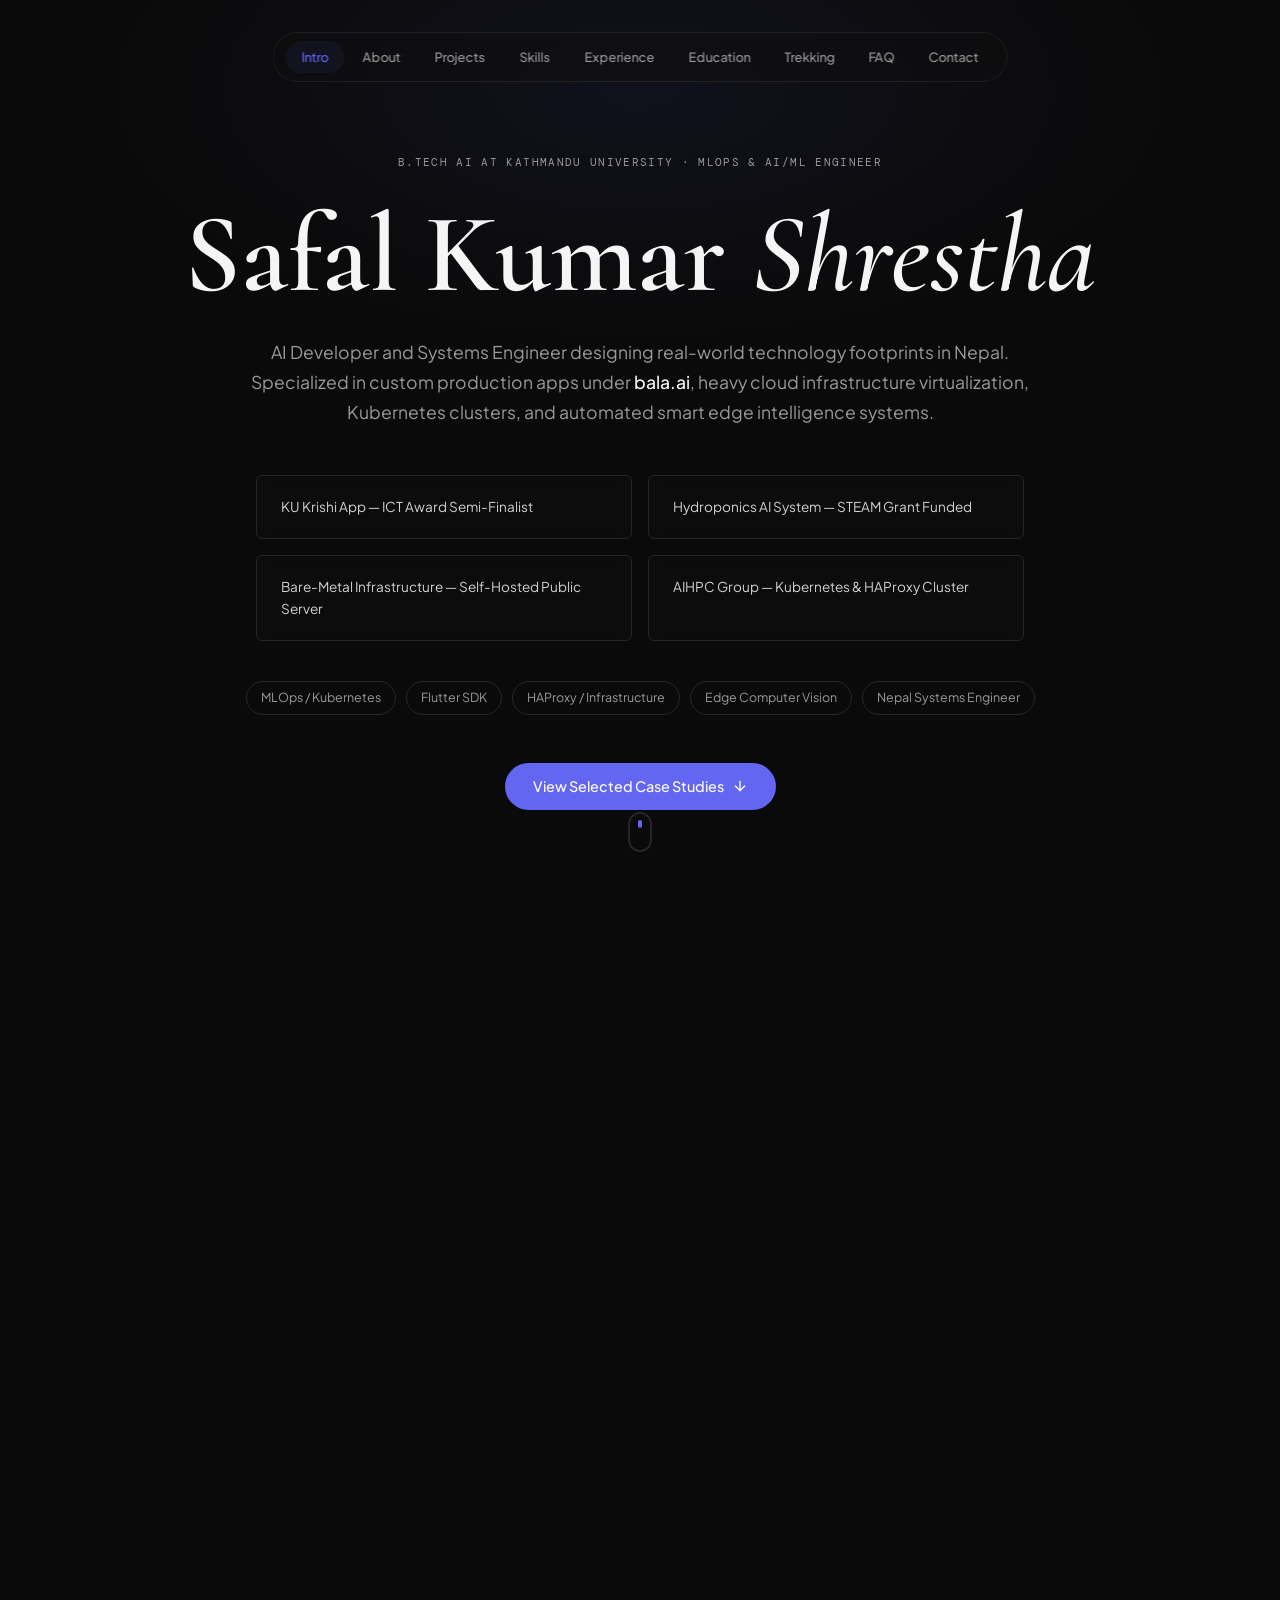
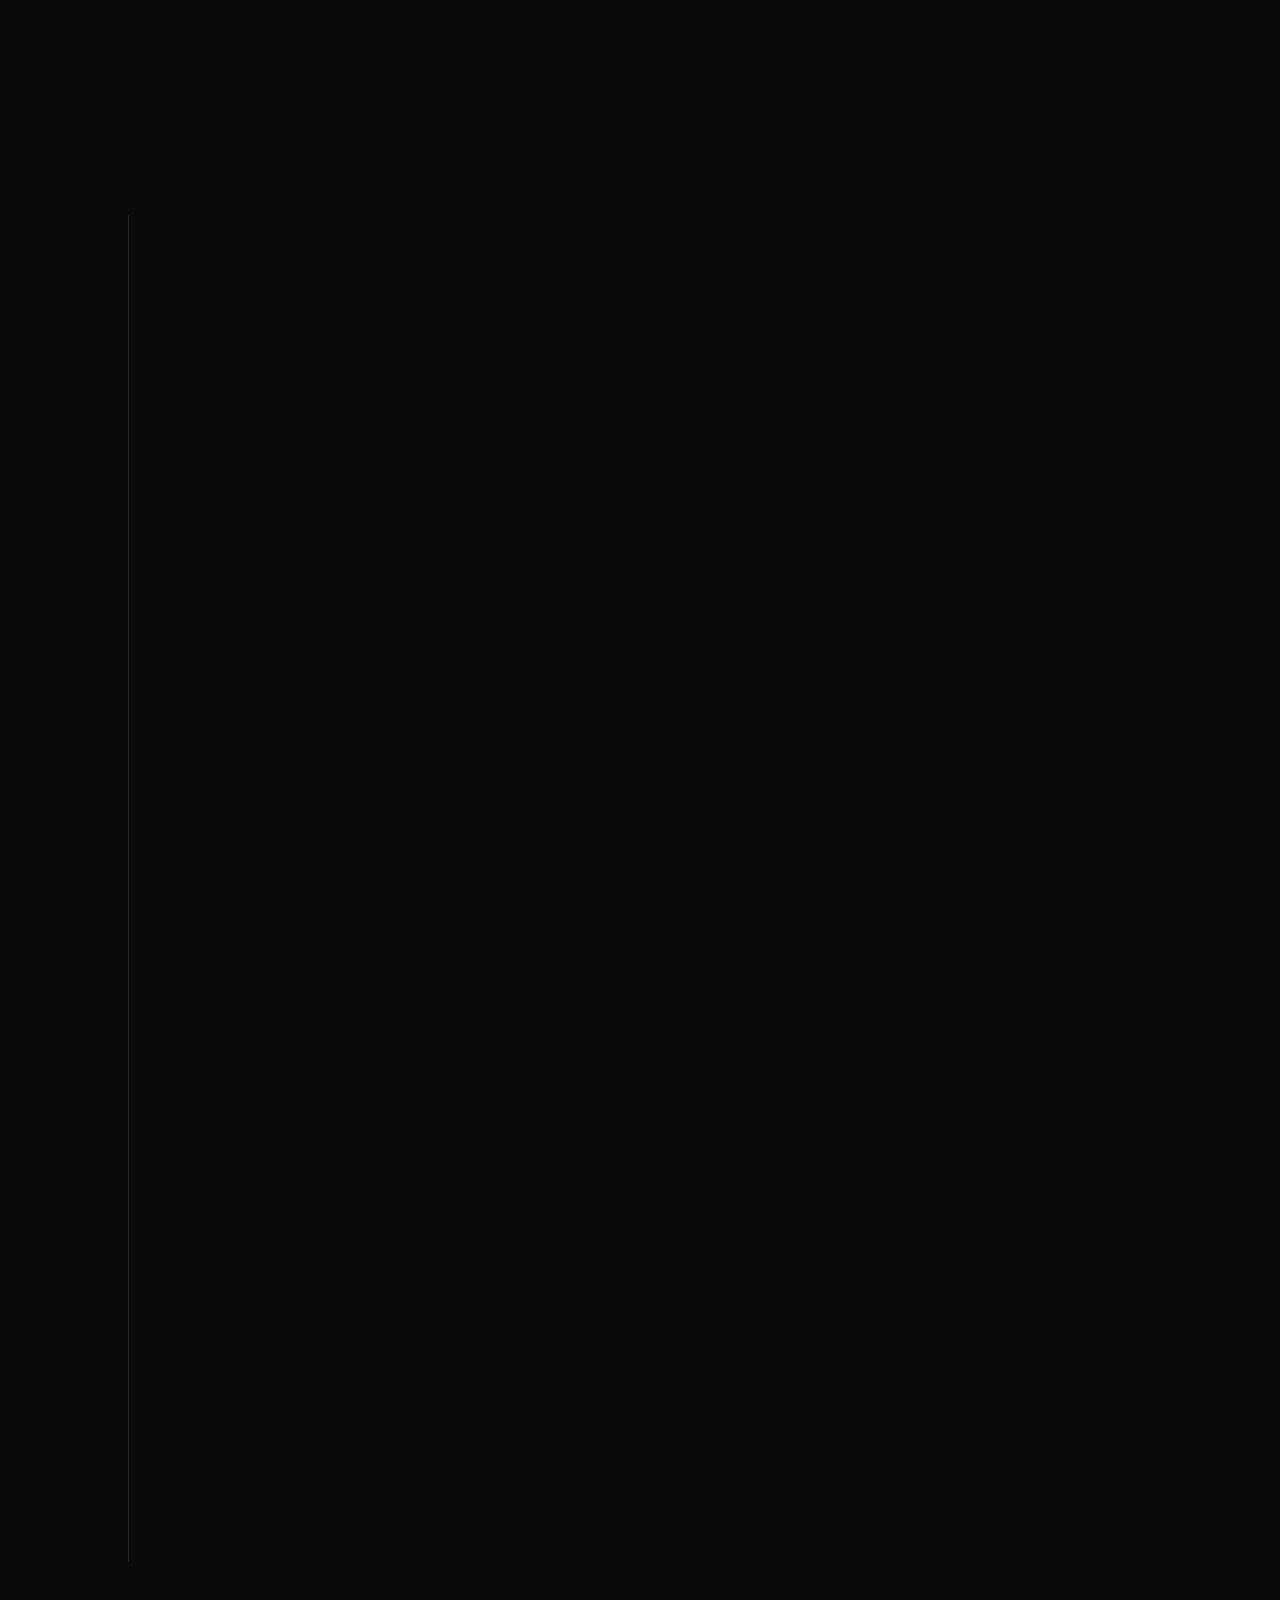
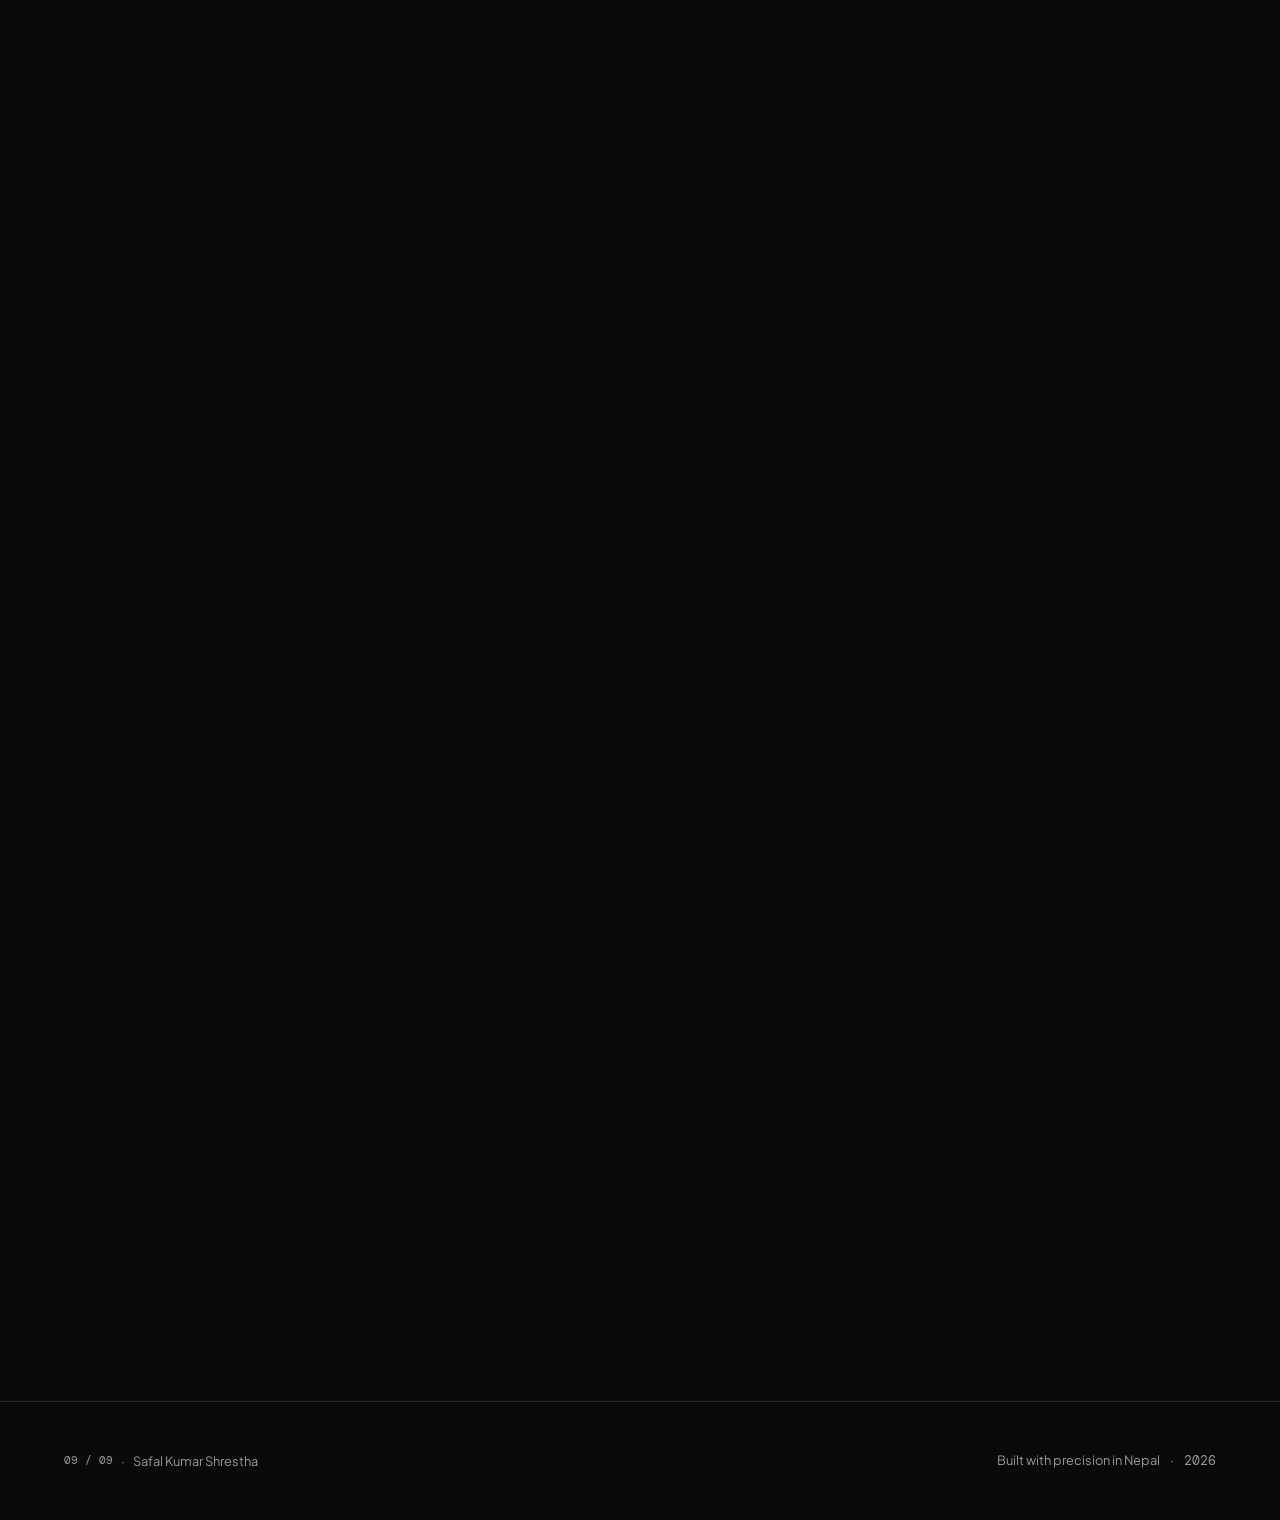
<file: portfolio.html>
<!DOCTYPE html>
<html lang="en">
<head>
<meta charset="UTF-8"/>
<!-- Superseded by / ; kept for old links but out of search results. -->
<meta name="robots" content="noindex, follow"/>
<meta name="viewport" content="width=device-width, initial-scale=1.0"/>
<title>Safal Kumar Shrestha — AI/ML Engineer & MLOps Engineer</title>
<meta name="description" content="Safal Kumar Shrestha is a B.Tech AI student at Kathmandu University and AI/ML Engineer. Creator of KU Krishi (Nepal ICT Award Semi-Finalist), Hydroponics AI (STEAM Grant, DFRobot hardware sponsored), TrekSathi and Like Tiffin — 3 apps live on Google Play under bala.ai."/>
<meta name="author" content="Safal Kumar Shrestha"/>
<meta property="og:title" content="Safal Kumar Shrestha — AI/ML Engineer & MLOps Engineer"/>
<meta property="og:description" content="B.Tech AI at Kathmandu University. Builder of KU Krishi (Nepal ICT Award Semi-Finalist), Hydroponics AI (STEAM Grant funded, DFRobot hardware sponsored), AIHPC cluster, and self-hosted cloud infrastructure."/>
<meta property="og:type" content="profile"/>
<meta name="theme-color" content="#0a0a0a"/>
<link rel="preconnect" href="https://fonts.googleapis.com"/>
<link rel="preconnect" href="https://fonts.gstatic.com" crossorigin/>
<link href="https://fonts.googleapis.com/css2?family=Cormorant:ital,wght@0,400;0,500;0,600;0,700;1,400;1,500;1,600;1,700&family=Plus+Jakarta+Sans:wght@300;400;500;600;700&family=DM+Mono:wght@300;400;500&display=swap" rel="stylesheet"/>
<style>
/* ===== RESET & BASE ===== */
*,*::before,*::after{box-sizing:border-box;margin:0;padding:0}
html{scroll-behavior:smooth;font-size:16px}
body{
  background:#0a0a0a;
  color:#f5f5f5;
  font-family:'Plus Jakarta Sans',system-ui,-apple-system,sans-serif;
  -webkit-font-smoothing:antialiased;
  line-height:1.6;
  overflow-x:hidden;
}
a{color:inherit;text-decoration:none}
button{cursor:pointer;background:none;border:none;font-family:inherit;color:inherit}
ul{list-style:none}

/* ===== CUSTOM PROPERTIES ===== */
:root{
  --bg:#0a0a0a;
  --bg-card:#0f0f0f;
  --fg:#f5f5f5;
  --fg-muted:#999;
  --border:#262626;
  --border-subtle:rgba(255,255,255,0.08);
  --primary:#6366f1;
  --primary-dim:rgba(99,102,241,0.15);
  --primary-dim2:rgba(99,102,241,0.08);
  --font-display:'Cormorant',Georgia,serif;
  --font-mono:'DM Mono','Courier New',monospace;
  --radius:6px;
  --max-w:72rem;
  --transition:0.2s ease;
}

/* ===== TYPOGRAPHY HELPERS ===== */
.font-display{font-family:var(--font-display)}
.font-mono{font-family:var(--font-mono)}
.text-muted{color:var(--fg-muted)}
.text-primary{color:var(--primary)}
.text-sm{font-size:0.875rem}
.text-xs{font-size:0.75rem}

/* ===== LAYOUT ===== */
.W{max-width:var(--max-w);margin:0 auto;width:100%}
.W-md{max-width:56rem;margin:0 auto;width:100%}
.W-sm{max-width:48rem;margin:0 auto;width:100%}
section{padding:6rem 1.5rem;min-height:100vh;display:flex;flex-direction:column;justify-content:center}
@media(min-width:768px){section{padding:8rem 3rem}}

/* ===== SECTION HEADER ===== */
.sec-num{
  font-family:var(--font-mono);
  font-size:0.7rem;
  color:var(--fg-muted);
  letter-spacing:0.08em;
  margin-right:1rem;
}
.sec-heading{
  display:flex;
  align-items:baseline;
  gap:1rem;
  margin-bottom:4rem;
}
.sec-heading h2{
  font-family:var(--font-display);
  font-size:clamp(2rem,5vw,3.5rem);
  font-weight:600;
  line-height:1.1;
}

/* ===== REVEAL ANIMATIONS ===== */
.reveal{opacity:0;transform:translateY(28px);transition:opacity 0.7s ease,transform 0.7s ease}
.reveal.visible{opacity:1;transform:translateY(0)}
.reveal-d1{transition-delay:0.1s}
.reveal-d2{transition-delay:0.2s}
.reveal-d3{transition-delay:0.3s}
.reveal-d4{transition-delay:0.4s}
.reveal-d5{transition-delay:0.5s}

/* ===== NAVIGATION ===== */
#nav{
  position:fixed;
  top:2rem;
  left:50%;
  transform:translateX(-50%);
  z-index:100;
  display:flex;
  align-items:center;
  gap:2px;
  padding:0.5rem 0.75rem;
  border-radius:9999px;
  border:1px solid var(--border-subtle);
  background:rgba(15,15,15,0.5);
  backdrop-filter:blur(12px);
  -webkit-backdrop-filter:blur(12px);
  transition:box-shadow 0.3s,background 0.3s;
}
#nav.scrolled{background:rgba(15,15,15,0.85);box-shadow:0 4px 24px rgba(0,0,0,0.5)}
.nav-btn{
  position:relative;
  padding:0.5rem 1rem;
  border-radius:9999px;
  font-size:0.8rem;
  font-weight:500;
  color:var(--fg-muted);
  transition:color var(--transition);
  white-space:nowrap;
}
.nav-btn:hover{color:var(--fg)}
.nav-btn.active{color:var(--primary)}
.nav-btn.active::before{
  content:'';
  position:absolute;
  inset:0;
  border-radius:9999px;
  background:var(--primary-dim2);
}
/* Mobile nav */
#nav-mobile{
  display:none;
  position:fixed;
  top:1.5rem;
  left:1.5rem;
  right:1.5rem;
  z-index:100;
  align-items:center;
  justify-content:space-between;
  padding:1rem 1.5rem;
  border-radius:20px;
  border:1px solid var(--border-subtle);
  background:rgba(15,15,15,0.5);
  backdrop-filter:blur(12px);
  -webkit-backdrop-filter:blur(12px);
}
#nav-mobile.scrolled{background:rgba(15,15,15,0.85)}
.nav-mobile-label{font-family:var(--font-mono);font-size:0.7rem;color:var(--fg-muted)}
.burger{padding:4px;color:var(--fg)}
#mobile-overlay{
  display:none;
  position:fixed;
  inset:0;
  z-index:90;
  background:rgba(10,10,10,0.97);
  backdrop-filter:blur(16px);
  -webkit-backdrop-filter:blur(16px);
  flex-direction:column;
  align-items:center;
  justify-content:center;
  gap:1.5rem;
}
#mobile-overlay.open{display:flex}
.mob-nav-btn{
  font-family:var(--font-display);
  font-size:2rem;
  font-weight:600;
  color:var(--fg);
  transition:color var(--transition);
}
.mob-nav-btn:hover,.mob-nav-btn.active{color:var(--primary)}
@media(max-width:900px){
  #nav{display:none}
  #nav-mobile{display:flex}
}
@media(min-width:901px){
  #nav-mobile,#mobile-overlay{display:none!important}
}

/* ===== HERO ===== */
#hero{
  position:relative;
  min-height:100dvh;
  align-items:center;
  justify-content:center;
  text-align:center;
  padding:8rem 1.5rem 4rem;
  overflow:hidden;
}
.hero-glow{
  position:absolute;
  inset:0;
  background:radial-gradient(ellipse 60% 40% at 50% 10%,rgba(99,102,241,0.08),transparent 70%);
  pointer-events:none;
}
.hero-eyebrow{
  font-family:var(--font-mono);
  font-size:0.7rem;
  letter-spacing:0.12em;
  text-transform:uppercase;
  color:var(--fg-muted);
  margin-bottom:1.5rem;
}
.hero-name{
  font-family:var(--font-display);
  font-size:clamp(3rem,9vw,7rem);
  font-weight:600;
  line-height:1.05;
  margin-bottom:1.5rem;
}
.hero-name em{font-style:italic;font-weight:500}
.hero-tagline{
  font-size:clamp(0.95rem,2vw,1.1rem);
  color:var(--fg-muted);
  max-width:52rem;
  margin:0 auto 3rem;
  line-height:1.7;
}
.hero-stats{
  display:grid;
  grid-template-columns:1fr 1fr;
  gap:1rem;
  max-width:48rem;
  margin:0 auto 2.5rem;
}
.hero-stat{
  border:1px solid var(--border);
  background:rgba(15,15,15,0.5);
  backdrop-filter:blur(8px);
  padding:1.25rem 1.5rem;
  border-radius:var(--radius);
  font-size:0.85rem;
  color:rgba(245,245,245,0.85);
  text-align:left;
  transition:border-color 0.3s;
}
.hero-stat:hover{border-color:rgba(99,102,241,0.3)}
.hero-tags{display:flex;flex-wrap:wrap;justify-content:center;gap:0.625rem;margin-bottom:3rem}
.tag{
  padding:0.375rem 0.875rem;
  border:1px solid var(--border);
  border-radius:9999px;
  font-size:0.78rem;
  color:var(--fg-muted);
}
.hero-cta{
  display:inline-flex;
  align-items:center;
  gap:0.5rem;
  padding:0.75rem 1.75rem;
  background:var(--primary);
  color:#fff;
  border-radius:9999px;
  font-size:0.9rem;
  font-weight:500;
  transition:background 0.2s,transform 0.2s;
}
.hero-cta:hover{background:#5558e8;transform:translateY(-1px)}
.hero-cta svg{transition:transform 0.2s}
.hero-cta:hover svg{transform:translateY(3px)}
.scroll-indicator{
  position:absolute;
  bottom:3rem;
  left:50%;
  transform:translateX(-50%);
  width:1.5rem;
  height:2.5rem;
  border:2px solid var(--border);
  border-radius:9999px;
  display:flex;
  align-items:flex-start;
  justify-content:center;
  padding:0.35rem;
  animation:scrollBounce 2s ease-in-out infinite;
}
.scroll-dot{
  width:4px;
  height:8px;
  background:var(--primary);
  border-radius:9999px;
  animation:scrollFade 2s ease-in-out infinite;
}
@keyframes scrollBounce{0%,100%{transform:translateX(-50%) translateY(0)}50%{transform:translateX(-50%) translateY(6px)}}
@keyframes scrollFade{0%,100%{opacity:0}50%{opacity:1}}
@media(max-width:600px){.hero-stats{grid-template-columns:1fr}}

/* ===== BADGES ===== */
.badge{
  display:inline-flex;
  align-items:center;
  padding:0.25rem 0.625rem;
  border-radius:9999px;
  font-size:0.7rem;
  font-weight:500;
  letter-spacing:0.02em;
  border:1px solid var(--border);
  color:var(--fg-muted);
}
.badge-accent{
  background:var(--primary-dim);
  border-color:rgba(99,102,241,0.25);
  color:var(--primary);
}
.badge-outline{border-color:var(--border);color:var(--fg-muted)}

/* ===== ABOUT ===== */
.about-grid{display:grid;grid-template-columns:1fr;gap:3rem}
@media(min-width:1024px){.about-grid{grid-template-columns:2fr 1fr;gap:4rem}}
.about-text h3{
  font-family:var(--font-display);
  font-size:clamp(1.4rem,3vw,2rem);
  font-weight:500;
  line-height:1.35;
  margin-bottom:2rem;
  color:rgba(245,245,245,0.95);
}
.about-text p{color:var(--fg-muted);line-height:1.8;margin-bottom:1.25rem;font-size:1rem}
.photo-placeholder{
  aspect-ratio:3/4;
  background:var(--bg-card);
  border:1px solid var(--border);
  border-radius:var(--radius);
  display:flex;
  align-items:center;
  justify-content:center;
  margin-bottom:0.75rem;
}
.photo-initials{
  font-family:var(--font-display);
  font-style:italic;
  font-size:5rem;
  color:rgba(99,102,241,0.2);
}
.photo-caption{font-family:var(--font-mono);font-size:0.65rem;color:var(--fg-muted);text-align:center;margin-bottom:2rem}
.fact{padding:0.875rem 0;border-bottom:1px solid rgba(255,255,255,0.06)}
.fact:last-child{border-bottom:none}
.fact-key{font-family:var(--font-mono);font-size:0.65rem;color:var(--fg-muted);margin-bottom:0.25rem}
.fact-val{font-size:0.85rem;color:var(--fg)}

/* ===== PROJECTS ===== */
.proj-list{display:flex;flex-direction:column;gap:5rem}
.proj-item{border-top:1px solid var(--border);padding-top:3rem}
.proj-meta{display:flex;align-items:center;gap:0.75rem;margin-bottom:0.75rem;flex-wrap:wrap}
.proj-num{font-family:var(--font-mono);font-size:0.8rem;color:var(--primary)}
.proj-ext-link{
  display:inline-flex;align-items:center;gap:0.25rem;
  font-size:0.72rem;color:var(--fg-muted);
  transition:color var(--transition);
}
.proj-ext-link:hover{color:var(--primary)}
.proj-title{
  font-family:var(--font-display);
  font-size:clamp(1.5rem,3.5vw,2rem);
  font-weight:600;
  margin-bottom:1rem;
}
.proj-badges{display:flex;flex-wrap:wrap;gap:0.5rem;margin-bottom:1.5rem}
.proj-desc{font-size:1rem;color:var(--fg-muted);line-height:1.8;margin-bottom:1.5rem}
.proj-stack{
  background:rgba(15,15,15,0.6);
  border:1px solid rgba(255,255,255,0.07);
  border-radius:var(--radius);
  padding:1.25rem 1.5rem;
  margin-bottom:1.5rem;
}
.proj-stack-label{font-family:var(--font-mono);font-size:0.65rem;color:var(--fg-muted);margin-bottom:0.5rem}
.proj-stack-val{font-size:0.85rem;color:rgba(245,245,245,0.75);line-height:1.7}
.proj-extras-label{font-family:var(--font-mono);font-size:0.65rem;color:var(--fg-muted);margin-bottom:0.75rem}
.proj-extras li{
  font-size:0.875rem;
  color:var(--fg-muted);
  padding:0.3rem 0 0.3rem 1rem;
  position:relative;
  line-height:1.6;
}
.proj-extras li::before{content:'·';position:absolute;left:0;color:var(--primary)}
.proj-note{
  border-left:2px solid rgba(99,102,241,0.3);
  padding:0.5rem 1.5rem;
  margin-top:1.25rem;
  font-size:0.875rem;
  color:var(--fg-muted);
  font-style:italic;
  line-height:1.7;
}

/* ===== SKILLS ===== */
.skills-grid{display:grid;grid-template-columns:1fr;gap:2.5rem}
@media(min-width:768px){.skills-grid{grid-template-columns:1fr 1fr}}
.skill-cat h3{
  font-family:var(--font-display);
  font-size:1.2rem;
  font-weight:600;
  color:var(--primary);
  margin-bottom:1rem;
}
.skill-item{
  display:flex;align-items:flex-start;gap:0.5rem;
  font-size:0.875rem;color:var(--fg-muted);
  padding:0.2rem 0;
}
.skill-dot{color:var(--primary);flex-shrink:0;margin-top:2px}

/* ===== EXPERIENCE TIMELINE ===== */
.timeline{position:relative}
.timeline::before{
  content:'';
  position:absolute;
  left:0;
  top:0;
  bottom:0;
  width:1px;
  background:var(--border);
}
@media(min-width:768px){.timeline::before{left:4rem}}
.tl-item{
  position:relative;
  padding-left:2rem;
  padding-bottom:4rem;
}
@media(min-width:768px){.tl-item{padding-left:8rem}}
.tl-dot{
  position:absolute;
  left:-6px;
  top:4px;
  width:12px;height:12px;
  background:var(--primary);
  border-radius:50%;
  box-shadow:0 0 0 4px var(--bg);
}
@media(min-width:768px){.tl-dot{left:calc(4rem - 6px)}}
.tl-year{
  font-family:var(--font-mono);
  font-size:0.8rem;
  color:var(--primary);
  position:absolute;
  left:0;
  top:0;
}
@media(min-width:768px){.tl-year{left:0;top:2px}}
.tl-role{
  font-family:var(--font-display);
  font-size:clamp(1.1rem,2.5vw,1.4rem);
  font-weight:600;
  margin-bottom:0.4rem;
}
.tl-org{font-size:0.85rem;color:var(--fg-muted);margin-bottom:0.75rem}
.tl-desc{font-size:0.95rem;color:var(--fg-muted);line-height:1.75}
.tl-stack{
  background:rgba(15,15,15,0.6);
  border:1px solid rgba(255,255,255,0.07);
  border-radius:var(--radius);
  padding:0.875rem 1.25rem;
  margin-top:1rem;
}
.tl-stack-label{font-family:var(--font-mono);font-size:0.65rem;color:var(--fg-muted);margin-bottom:0.35rem}
.tl-stack-val{font-size:0.8rem;color:rgba(245,245,245,0.75);line-height:1.6}
.tl-dur{font-family:var(--font-mono);font-size:0.65rem;color:var(--fg-muted);margin-top:0.75rem}
.tl-badge{margin-top:0.75rem}

/* ===== EDUCATION ===== */
.edu-card{
  border:1px solid rgba(255,255,255,0.08);
  background:rgba(15,15,15,0.4);
  border-radius:10px;
  padding:2rem;
  margin-bottom:2rem;
}
.edu-inst{
  font-family:var(--font-display);
  font-size:clamp(1.3rem,3vw,1.8rem);
  font-weight:600;
  margin-bottom:0.5rem;
}
.edu-degree{font-size:1rem;color:var(--primary);margin-bottom:0.5rem}
.edu-dept{font-size:0.85rem;color:var(--fg-muted);margin-bottom:1rem}
.edu-badges{display:flex;flex-wrap:wrap;gap:0.5rem;margin-bottom:1.25rem}
.edu-desc{font-size:0.95rem;color:var(--fg-muted);line-height:1.75;margin-bottom:1.25rem}
.edu-mods-label{font-family:var(--font-mono);font-size:0.65rem;color:var(--fg-muted);margin-bottom:0.625rem}
.edu-mods{display:flex;flex-wrap:wrap;gap:0.5rem;margin-bottom:1.25rem}
.edu-mod{
  font-size:0.8rem;color:rgba(245,245,245,0.7);
  padding:0.25rem 0.75rem;
  background:rgba(255,255,255,0.05);
  border-radius:4px;
}
.edu-awards-label{font-family:var(--font-mono);font-size:0.65rem;color:var(--fg-muted);margin-bottom:0.5rem}
.edu-award{display:flex;align-items:center;gap:0.5rem;font-size:0.875rem;color:rgba(245,245,245,0.8);padding:0.2rem 0}
.edu-extras{display:grid;grid-template-columns:1fr 1fr;gap:1rem}
@media(max-width:600px){.edu-extras{grid-template-columns:1fr}}
.edu-extra{
  border:1px solid rgba(255,255,255,0.08);
  background:rgba(15,15,15,0.3);
  border-radius:var(--radius);
  padding:1.25rem 1.5rem;
}
.edu-extra-lbl{font-family:var(--font-mono);font-size:0.65rem;color:var(--primary);margin-bottom:0.375rem}
.edu-extra-val{font-size:0.85rem;color:rgba(245,245,245,0.8)}

/* ===== TREKKING ===== */
.trek-intro{font-size:1rem;color:var(--fg-muted);line-height:1.8;max-width:44rem;margin-bottom:3.5rem}
.trek-item{
  border-left:2px solid rgba(99,102,241,0.3);
  padding:1rem 0 1rem 2rem;
  margin-bottom:2.5rem;
}
.trek-head{display:flex;align-items:flex-start;gap:0.75rem;margin-bottom:0.75rem}
.trek-name{font-family:var(--font-display);font-size:1.5rem;font-weight:600;margin-bottom:0.5rem}
.trek-meta{display:flex;flex-wrap:wrap;gap:0.5rem;font-size:0.8rem;color:var(--fg-muted);margin-bottom:1rem}
.trek-meta-sep{opacity:0.4}
.trek-meta .mono{font-family:var(--font-mono)}
.trek-desc{font-size:0.95rem;color:var(--fg-muted);line-height:1.75;margin-bottom:1rem}
.trek-hl-label{font-family:var(--font-mono);font-size:0.65rem;color:var(--fg-muted);margin-bottom:0.5rem}
.trek-hl li{
  font-size:0.875rem;color:var(--fg-muted);
  padding:0.25rem 0 0.25rem 1rem;
  position:relative;
}
.trek-hl li::before{content:'·';position:absolute;left:0;color:var(--primary)}
.mountain-icon{color:var(--primary);flex-shrink:0;margin-top:4px}

/* ===== FAQ ===== */
.faq-item{
  border:1px solid rgba(255,255,255,0.07);
  background:rgba(15,15,15,0.3);
  border-radius:var(--radius);
  overflow:hidden;
  margin-bottom:0.75rem;
}
.faq-q{
  width:100%;
  padding:1.25rem 1.5rem;
  display:flex;
  align-items:center;
  justify-content:space-between;
  text-align:left;
  font-family:var(--font-display);
  font-size:1rem;
  font-weight:500;
  color:var(--fg);
  transition:background var(--transition);
}
.faq-q:hover{background:rgba(255,255,255,0.03)}
.faq-chevron{transition:transform 0.3s ease;color:var(--fg-muted);flex-shrink:0}
.faq-q.open .faq-chevron{transform:rotate(180deg)}
.faq-a{
  display:none;
  padding:0 1.5rem 1.25rem;
  font-size:0.95rem;
  color:var(--fg-muted);
  line-height:1.8;
}
.faq-a.open{display:block}

/* ===== CONTACT ===== */
.avail-dot{
  width:10px;height:10px;
  background:#22c55e;
  border-radius:50%;
  flex-shrink:0;
  position:relative;
}
.avail-dot::after{
  content:'';
  position:absolute;
  inset:-2px;
  border-radius:50%;
  background:#22c55e;
  opacity:0.4;
  animation:ping 1.5s ease-in-out infinite;
}
@keyframes ping{0%,100%{transform:scale(1);opacity:0.4}50%{transform:scale(1.8);opacity:0}}
.avail-row{display:flex;align-items:center;gap:0.75rem;margin-bottom:1.5rem}
.contact-note{font-size:1rem;color:var(--fg-muted);line-height:1.8;margin-bottom:2.5rem}
.contact-card{
  border:1px solid rgba(255,255,255,0.08);
  background:rgba(15,15,15,0.4);
  border-radius:10px;
  padding:2rem;
}
.contact-section-label{font-family:var(--font-mono);font-size:0.65rem;color:var(--fg-muted);margin-bottom:0.625rem;display:flex;align-items:center;gap:0.5rem}
.email-row{display:flex;align-items:center;gap:0.75rem;margin-bottom:0.375rem}
.email-link{font-size:1.05rem;color:var(--fg);transition:color var(--transition)}
.email-link:hover{color:var(--primary)}
.copy-btn{
  padding:0.4rem;
  border-radius:6px;
  color:var(--fg-muted);
  transition:background var(--transition),color var(--transition);
}
.copy-btn:hover{background:rgba(255,255,255,0.06);color:var(--fg)}
.copy-confirm{font-size:0.75rem;color:#22c55e;margin-top:0.375rem;display:none}
.contact-divider{border:none;border-top:1px solid rgba(255,255,255,0.07);margin:1.5rem 0}
.clink{
  display:flex;align-items:center;gap:0.75rem;
  font-size:0.875rem;color:var(--fg-muted);
  padding:0.5rem 0;
  transition:color var(--transition);
}
.clink:hover{color:var(--primary)}
.clink-icon{color:var(--primary);display:flex;flex-shrink:0}
.clink-desc{flex:1}
.clink-sub{color:var(--fg);font-size:0.8rem}
.clink-arr{margin-left:auto;opacity:0.5}
.clink:hover .clink-arr{opacity:1}
.loc-time-row{
  display:flex;flex-wrap:wrap;gap:1.5rem;
  font-size:0.875rem;color:var(--fg-muted);
  margin-top:1.5rem;
  padding-top:1.5rem;
  border-top:1px solid rgba(255,255,255,0.07);
}
.loc-row,.time-row{display:flex;align-items:center;gap:0.5rem}
.time-dot{width:8px;height:8px;background:var(--primary);border-radius:50%;flex-shrink:0}

/* ===== FOOTER ===== */
footer{
  border-top:1px solid var(--border);
  padding:3rem 1.5rem;
}
.footer-inner{
  max-width:var(--max-w);
  margin:0 auto;
  display:flex;
  flex-wrap:wrap;
  align-items:center;
  justify-content:space-between;
  gap:1rem;
  font-size:0.8rem;
  color:var(--fg-muted);
}
.footer-left{display:flex;align-items:center;gap:0.5rem}

/* ===== SVG ICONS (inline) ===== */
svg{display:inline-block;vertical-align:middle}
</style>
</head>
<body>

<!-- ===== DESKTOP NAV ===== -->
<nav id="nav" role="navigation" aria-label="Primary navigation">
  <button class="nav-btn active" data-section="hero">Intro</button>
  <button class="nav-btn" data-section="about">About</button>
  <button class="nav-btn" data-section="projects">Projects</button>
  <button class="nav-btn" data-section="skills">Skills</button>
  <button class="nav-btn" data-section="experience">Experience</button>
  <button class="nav-btn" data-section="education">Education</button>
  <button class="nav-btn" data-section="trekking">Trekking</button>
  <button class="nav-btn" data-section="faq">FAQ</button>
  <button class="nav-btn" data-section="contact">Contact</button>
</nav>

<!-- ===== MOBILE NAV ===== -->
<div id="nav-mobile" role="navigation" aria-label="Mobile navigation">
  <span class="nav-mobile-label">SKS</span>
  <button class="burger" id="burger-btn" aria-label="Open menu" aria-expanded="false">
    <svg width="24" height="24" viewBox="0 0 24 24" fill="none" stroke="currentColor" stroke-width="2" stroke-linecap="round" id="icon-menu"><line x1="3" y1="12" x2="21" y2="12"/><line x1="3" y1="6" x2="21" y2="6"/><line x1="3" y1="18" x2="21" y2="18"/></svg>
    <svg width="24" height="24" viewBox="0 0 24 24" fill="none" stroke="currentColor" stroke-width="2" stroke-linecap="round" id="icon-close" style="display:none"><line x1="18" y1="6" x2="6" y2="18"/><line x1="6" y1="6" x2="18" y2="18"/></svg>
  </button>
</div>
<div id="mobile-overlay" aria-hidden="true">
  <button class="mob-nav-btn active" data-mob-section="hero">Intro</button>
  <button class="mob-nav-btn" data-mob-section="about">About</button>
  <button class="mob-nav-btn" data-mob-section="projects">Projects</button>
  <button class="mob-nav-btn" data-mob-section="skills">Skills</button>
  <button class="mob-nav-btn" data-mob-section="experience">Experience</button>
  <button class="mob-nav-btn" data-mob-section="education">Education</button>
  <button class="mob-nav-btn" data-mob-section="trekking">Trekking</button>
  <button class="mob-nav-btn" data-mob-section="faq">FAQ</button>
  <button class="mob-nav-btn" data-mob-section="contact">Contact</button>
</div>

<main>

<!-- ===== HERO ===== -->
<section id="hero">
  <div class="hero-glow"></div>
  <div style="position:relative;z-index:1;width:100%;max-width:64rem;margin:0 auto">
    <p class="hero-eyebrow reveal">B.Tech AI at Kathmandu University · MLOps &amp; AI/ML Engineer</p>
    <h1 class="hero-name reveal reveal-d1">Safal Kumar <em>Shrestha</em></h1>
    <p class="hero-tagline reveal reveal-d2">
      AI Developer and Systems Engineer designing real-world technology footprints in Nepal.
      Specialized in custom production apps under <strong style="color:var(--fg);font-weight:500">bala.ai</strong>, heavy cloud infrastructure virtualization,
      Kubernetes clusters, and automated smart edge intelligence systems.
    </p>
    <div class="hero-stats reveal reveal-d3">
      <div class="hero-stat">KU Krishi App — ICT Award Semi-Finalist</div>
      <div class="hero-stat">Hydroponics AI System — STEAM Grant Funded</div>
      <div class="hero-stat">Bare-Metal Infrastructure — Self-Hosted Public Server</div>
      <div class="hero-stat">AIHPC Group — Kubernetes &amp; HAProxy Cluster</div>
    </div>
    <div class="hero-tags reveal reveal-d4">
      <span class="tag">MLOps / Kubernetes</span>
      <span class="tag">Flutter SDK</span>
      <span class="tag">HAProxy / Infrastructure</span>
      <span class="tag">Edge Computer Vision</span>
      <span class="tag">Nepal Systems Engineer</span>
    </div>
    <div class="reveal reveal-d5" style="display:flex;justify-content:center">
      <a href="#projects" class="hero-cta">
        View Selected Case Studies
        <svg width="16" height="16" viewBox="0 0 24 24" fill="none" stroke="currentColor" stroke-width="2" stroke-linecap="round"><line x1="12" y1="5" x2="12" y2="19"/><polyline points="19 12 12 19 5 12"/></svg>
      </a>
    </div>
  </div>
  <div class="scroll-indicator" aria-hidden="true"><div class="scroll-dot"></div></div>
</section>

<!-- ===== ABOUT ===== -->
<section id="about">
  <div class="W">
    <div class="sec-heading reveal">
      <span class="sec-num">01 / 09</span>
      <h2>About</h2>
    </div>
    <div class="about-grid">
      <div class="about-text">
        <div class="reveal reveal-d1">
          <h3>Bridging the gap between raw machine learning models and <em>hard bare-metal infrastructure orchestration.</em></h3>
        </div>
        <div class="reveal reveal-d2">
          <p>I'm <strong>Safal Kumar Shrestha</strong>, an Artificial Intelligence developer and Systems Engineer pursuing a B.Tech in AI at <strong>Kathmandu University</strong>. My engineering methodology looks past simple software development; I design, build, and maintain the underlying infrastructure required to run high-performance algorithms in production.</p>
          <p>Whether deploying decentralized mobile platforms on Google Play via <strong>bala.ai</strong>, managing custom container orchestration routines, or configuring high-availability network routers, I build for scale. My foundational systems journey includes building a completely independent, <strong>self-hosted bare-metal server network</strong> from scratch to power live application backends, alongside complex core architecture research inside Kathmandu University's Department of AI.</p>
          <p>I'm an active member of the <strong>KU Artificial Intelligence Club (KUAIC)</strong>, where I collaborate with peers on AI research, workshops, and community projects that bridge the gap between academic AI and real-world deployment in Nepal.</p>
        </div>
      </div>
      <div class="reveal reveal-d3">
        <div class="photo-placeholder">
          <span class="photo-initials">SK</span>
        </div>
        <p class="photo-caption">Chitwan, Nepal — 2026 Portfolio</p>
        <div>
          <div class="fact"><p class="fact-key">Institution</p><p class="fact-val">Kathmandu University (KU)</p></div>
          <div class="fact"><p class="fact-key">Systems Core</p><p class="fact-val">Kubernetes, HAProxy, Linux Clustering</p></div>
          <div class="fact"><p class="fact-key">Google Developer Name</p><p class="fact-val">bala.ai · 3 Live Deployments</p></div>
          <div class="fact"><p class="fact-key">Cloud Setup</p><p class="fact-val">Self-Built, Publicly Hosted Node</p></div>
          <div class="fact"><p class="fact-key">National Honor</p><p class="fact-val">KU Krishi — Selected for ICT Award</p></div>
          <div class="fact"><p class="fact-key">Research Funding</p><p class="fact-val">Hydroponics AI — STEAM Grant Recipient</p></div>
        </div>
      </div>
    </div>
  </div>
</section>

<!-- ===== PROJECTS ===== -->
<section id="projects">
  <div class="W">
    <div class="sec-heading reveal">
      <span class="sec-num">02 / 09</span>
      <h2>Selected Technical Deployments</h2>
    </div>
    <div class="proj-list">

      <!-- Project 01 -->
      <article class="proj-item reveal">
        <div class="proj-meta">
          <span class="proj-num">Project 01</span>
          <a href="https://play.google.com/store/apps/details?id=com.lateblight.late_blight" target="_blank" rel="noopener noreferrer" class="proj-ext-link">
            View on Play Store <svg width="12" height="12" viewBox="0 0 24 24" fill="none" stroke="currentColor" stroke-width="2" stroke-linecap="round"><path d="M18 13v6a2 2 0 01-2 2H5a2 2 0 01-2-2V8a2 2 0 012-2h6"/><polyline points="15 3 21 3 21 9"/><line x1="10" y1="14" x2="21" y2="3"/></svg>
          </a>
        </div>
        <h3 class="proj-title">KU Krishi App</h3>
        <div class="proj-badges">
          <span class="badge badge-accent">National ICT Award</span>
          <span class="badge">Google Play Store Production</span>
        </div>
        <p class="proj-desc">An embedded AI agricultural assistant built at Kathmandu University to resolve crop threats on localized farms. It uses edge computer vision algorithms to instantly isolate agricultural diseases like <strong>late blight</strong> through smartphone optics, outputting adaptive metrics natively in the Nepali language. <strong>Selected as a semi-finalist for Nepal's national ICT Award.</strong></p>
        <div class="proj-stack">
          <p class="proj-stack-label">Stack</p>
          <p class="proj-stack-val">Flutter SDK · Python Engine · TensorFlow Mobile · YOLOv8 Weights · FastAPI Server · Firebase Cloud · OpenCV Pipeline</p>
        </div>
      </article>

      <!-- Project 02 -->
      <article class="proj-item reveal">
        <div class="proj-meta">
          <span class="proj-num">Project 02</span>
        </div>
        <h3 class="proj-title">Hydroponics AI System</h3>
        <div class="proj-badges">
          <span class="badge badge-accent">STEAM Research Grant</span>
          <span class="badge" style="border-color:rgba(218,41,28,0.3);color:#da291c">DFRobot Hardware Sponsored</span>
        </div>
        <p class="proj-desc">An industrial IoT automation platform applying Reinforcement Learning (RL) frameworks to soil-free smart urban farming. <strong>Funded by the Ministry of Education, Science and Technology under the STEAM Grant</strong> with hardware telemetry equipment sponsored directly by global robotics manufacturer <strong>DFRobot</strong>.</p>
        <div class="proj-stack">
          <p class="proj-stack-label">Stack</p>
          <p class="proj-stack-val">Embedded C/C++ · TensorFlow Core · PyTorch RL · OpenCV Matrix · ESP32 SoC · Raspberry Pi · Arduino Drivers · MQTT Protocol · WebSockets · FastAPI Backend · Flutter Dashboard · Gymnasium · LiveKit Video Stream</p>
        </div>
        <p class="proj-extras-label">What I Engineered</p>
        <ul class="proj-extras">
          <li>Programmed the embedded control layer on ESP32 and Raspberry Pi to interface with pH, EC, temperature, and humidity sensors — using DFRobot's gifted hardware components</li>
          <li>Implemented sensor data acquisition and actuator control to manage pumps and nutrient dosing mechanisms via MQTT</li>
          <li>Developed the backend infrastructure for the computer vision pipeline</li>
          <li>Developed a FastAPI backend with MQTT and WebSocket support for real-time device monitoring and automation</li>
          <li>Integrated LiveKit for real-time video streaming to enable live monitoring of plant growth</li>
          <li>Built a Flutter mobile application for monitoring sensor data, live streams, and remote control</li>
          <li>Deployed the system on a local edge server to support real-time processing and device communication</li>
        </ul>
        <p class="proj-note">I took the initiative to reach out directly to DFRobot via email, presenting our research vision for the Hydroponics AI system. After reviewing our project proposal and STEAM grant selection, DFRobot officially came on board as a hardware sponsor — gifting us essential electronic components including pH probes, CO2, DHT22, Spectrometer Sensor, ESP32-S3 AI Camera, ESP32-P4 and WaterProof Ultrasonic sensor.</p>
      </article>

      <!-- Project 03 -->
      <article class="proj-item reveal">
        <div class="proj-meta"><span class="proj-num">Project 03</span></div>
        <h3 class="proj-title">Self-Hosted Public Cloud Infrastructure</h3>
        <div class="proj-badges">
          <span class="badge" style="border-color:rgba(0,255,100,0.2);color:#00e05a">Bare-Metal Hardware Stack</span>
          <span class="badge badge-accent">Semester Project — Tiffin Backend</span>
        </div>
        <p class="proj-desc">In 2022, I architected, built, and provisioned an independent <strong>bare-metal server node</strong> from scratch and configured it to be publicly accessible from the open internet. This custom hardware rig hosted the production data endpoints, security rules, and real-time transaction pipelines for the <strong>Like Tiffin</strong> mobile application ecosystem — proving that a student-built infrastructure could reliably serve real users without relying on AWS, GCP, or Azure.</p>
        <div class="proj-stack">
          <p class="proj-stack-label">Stack</p>
          <p class="proj-stack-val">Bare-Metal Linux Architecture · Public IP Networking · Reverse Proxy Routing · Secure SSH Layer · Node.js Daemon Processing · Hardware System Maintenance</p>
        </div>
        <p class="proj-extras-label">Infrastructure Engineering Steps</p>
        <ul class="proj-extras">
          <li>Assembled the standalone server hardware, managing cooling limits and computing power requirements</li>
          <li>Configured core Linux network settings, static IP routers, and network firewalls to allow incoming traffic safely</li>
          <li>Set up reverse proxy configurations to manage domain handling and enforce SSL encryption layers</li>
          <li>Maintained perfect database and API uptime on raw physical hardware to reliably serve mobile clients</li>
        </ul>
      </article>

      <!-- Project 04 -->
      <article class="proj-item reveal">
        <div class="proj-meta"><span class="proj-num">Project 04</span></div>
        <h3 class="proj-title">AIHPC — High-Performance Computing Cluster</h3>
        <div class="proj-badges">
          <span class="badge" style="border-color:rgba(50,108,229,0.25);color:#326ce5">KU Department of AI</span>
        </div>
        <p class="proj-desc">In 2025, I led an intensive system orchestration initiative within Kathmandu University's Department of AI to build a dedicated high-performance computing cluster (AIHPC). The project involved configuring <strong>Kubernetes</strong> containers for scaling distributed worker loads and establishing <strong>HAProxy</strong> layers to direct load balancing across system networks.</p>
        <div class="proj-stack">
          <p class="proj-stack-label">Stack</p>
          <p class="proj-stack-val">Kubernetes (K8s) · HAProxy Load Balancing · NVIDIA RTX 3080Ti · Docker Containers · Linux Administration · GPU Cluster Topology</p>
        </div>
        <p class="proj-extras-label">Engineering Post-Mortem: Why It Failed</p>
        <ul class="proj-extras">
          <li>The hardware environment was limited because consumer-grade NVIDIA GeForce RTX 3080Ti GPUs lack hardware-level architecture partitioning (Multi-Instance GPU / MIG)</li>
          <li>This constraint prevented stable multi-tenant GPU virtualization across the cluster</li>
          <li>Localized technical team knowledge scaling boundaries further compounded the hardware limitations</li>
          <li>The project provided deep insight into the practical boundaries between enterprise grid computing systems and consumer accelerator units</li>
        </ul>
      </article>

      <!-- Project 05 -->
      <article class="proj-item reveal">
        <div class="proj-meta">
          <span class="proj-num">Project 05</span>
          <a href="https://play.google.com/store/apps/details?id=com.bala.ai.trek_sathi" target="_blank" rel="noopener noreferrer" class="proj-ext-link">
            View on Play Store <svg width="12" height="12" viewBox="0 0 24 24" fill="none" stroke="currentColor" stroke-width="2" stroke-linecap="round"><path d="M18 13v6a2 2 0 01-2 2H5a2 2 0 01-2-2V8a2 2 0 012-2h6"/><polyline points="15 3 21 3 21 9"/><line x1="10" y1="14" x2="21" y2="3"/></svg>
          </a>
        </div>
        <h3 class="proj-title">TrekSathi</h3>
        <div class="proj-badges">
          <span class="badge">Google Play Store Production</span>
        </div>
        <p class="proj-desc">A high-reliability production trekking companion app engineered to optimize safety workflows for tourists tracking remote mountain corridors across Nepal. Features custom vector trail tracking layers, elevation mapping charts, automated atmospheric data caching, and offline GIS coordinates lookup profiles. Published on Google Play under bala.ai.</p>
        <div class="proj-stack">
          <p class="proj-stack-label">Stack</p>
          <p class="proj-stack-val">Flutter Frontend · Dart · Google Maps SDK · Django REST API · MongoDB Server · OpenWeather API Integration · Firebase Cloud</p>
        </div>
        <p class="proj-extras-label">What I Engineered</p>
        <ul class="proj-extras">
          <li>Built the complete Flutter app from scratch — UI design, state management, navigation, and all screens</li>
          <li>Integrated Google Maps SDK with custom trail overlays, waypoint markers, and elevation profile charts</li>
          <li>Collected and structured raw trekking trail data into a reliable geospatial dataset</li>
          <li>Connected OpenWeatherMap API for hyper-local mountain weather forecasts with severe weather alerts</li>
          <li>Developed a Django + MongoDB backend with REST APIs for trail data, trip history, and trekker profiles</li>
          <li>Implemented offline map caching for use without internet in remote mountain areas</li>
          <li>Added agentic AI features for autonomous trek planning suggestions and personalized route recommendations</li>
          <li>Managed the full Play Store release pipeline under the bala.ai account</li>
        </ul>
      </article>

      <!-- Project 06 -->
      <article class="proj-item reveal">
        <div class="proj-meta"><span class="proj-num">Project 06</span></div>
        <h3 class="proj-title">Like Tiffin App</h3>
        <div class="proj-badges">
          <span class="badge">Google Play Store Production</span>
        </div>
        <p class="proj-desc">A home-cooked meal delivery platform connecting <strong>students and office workers</strong> with local home chefs, hotels, and restaurants in Nepal. Like Tiffin promotes healthy eating, reduces food waste, and gives home cooks an income stream — all through a clean, fast Flutter app published under bala.ai. <strong>Powered by my self-hosted bare-metal server infrastructure.</strong></p>
        <div class="proj-stack">
          <p class="proj-stack-label">Stack</p>
          <p class="proj-stack-val">Flutter Native · Dart UI Engine · Firebase Storage · Firestore Sync Streams · Node.js Engine · Google Maps SDK</p>
        </div>
        <p class="proj-extras-label">What I Engineered</p>
        <ul class="proj-extras">
          <li>Designed and developed the full Flutter cross-platform app for customers and home chefs</li>
          <li>Engineered instant real-time order stream tracking using Firebase Firestore listeners</li>
          <li>Implemented Google Maps-based delivery radius matching customers to nearby chefs</li>
          <li>Created a centralized Node.js admin backend with APIs for user management, order history, and analytics</li>
          <li>Handled full Play Store publishing under bala.ai</li>
        </ul>
      </article>

    </div>
  </div>
</section>

<!-- ===== SKILLS ===== -->
<section id="skills">
  <div class="W">
    <div class="sec-heading reveal">
      <span class="sec-num">03 / 09</span>
      <h2>Core Tooling &amp; Technologies</h2>
    </div>
    <div class="skills-grid">
      <div class="skill-cat reveal">
        <h3>MLOps &amp; Core Systems</h3>
        <div class="skill-item"><span class="skill-dot">·</span><span>Kubernetes (K8s)</span></div>
        <div class="skill-item"><span class="skill-dot">·</span><span>HAProxy Load Balancing</span></div>
        <div class="skill-item"><span class="skill-dot">·</span><span>Bare-Metal Server Architecture</span></div>
        <div class="skill-item"><span class="skill-dot">·</span><span>Linux Systems Administration</span></div>
        <div class="skill-item"><span class="skill-dot">·</span><span>Reverse Proxies &amp; Network Gateways</span></div>
        <div class="skill-item"><span class="skill-dot">·</span><span>GPU Cluster Resource Profiling</span></div>
      </div>
      <div class="skill-cat reveal reveal-d1">
        <h3>AI / Machine Learning</h3>
        <div class="skill-item"><span class="skill-dot">·</span><span>TensorFlow</span></div>
        <div class="skill-item"><span class="skill-dot">·</span><span>PyTorch Architecture</span></div>
        <div class="skill-item"><span class="skill-dot">·</span><span>YOLOv8 Object Detection</span></div>
        <div class="skill-item"><span class="skill-dot">·</span><span>OpenCV Processing</span></div>
        <div class="skill-item"><span class="skill-dot">·</span><span>Scikit-learn</span></div>
        <div class="skill-item"><span class="skill-dot">·</span><span>Computer Vision Models</span></div>
        <div class="skill-item"><span class="skill-dot">·</span><span>Natural Language Processing</span></div>
      </div>
      <div class="skill-cat reveal reveal-d2">
        <h3>Mobile Systems</h3>
        <div class="skill-item"><span class="skill-dot">·</span><span>Flutter SDK Engine</span></div>
        <div class="skill-item"><span class="skill-dot">·</span><span>Dart</span></div>
        <div class="skill-item"><span class="skill-dot">·</span><span>Native Android Systems (Java)</span></div>
        <div class="skill-item"><span class="skill-dot">·</span><span>Firebase Cloud / Firestore</span></div>
        <div class="skill-item"><span class="skill-dot">·</span><span>Google Play Console Publishing</span></div>
        <div class="skill-item"><span class="skill-dot">·</span><span>REST API Integration</span></div>
      </div>
      <div class="skill-cat reveal reveal-d3">
        <h3>Backend Engineering</h3>
        <div class="skill-item"><span class="skill-dot">·</span><span>Python</span></div>
        <div class="skill-item"><span class="skill-dot">·</span><span>FastAPI Framework</span></div>
        <div class="skill-item"><span class="skill-dot">·</span><span>Django REST</span></div>
        <div class="skill-item"><span class="skill-dot">·</span><span>Node.js Engine</span></div>
        <div class="skill-item"><span class="skill-dot">·</span><span>MongoDB</span></div>
        <div class="skill-item"><span class="skill-dot">·</span><span>MySQL Infrastructure</span></div>
      </div>
      <div class="skill-cat reveal reveal-d4">
        <h3>IoT &amp; Hardware</h3>
        <div class="skill-item"><span class="skill-dot">·</span><span>Raspberry Pi Systems</span></div>
        <div class="skill-item"><span class="skill-dot">·</span><span>Arduino Frameworks</span></div>
        <div class="skill-item"><span class="skill-dot">·</span><span>ESP32 Microcontrollers</span></div>
        <div class="skill-item"><span class="skill-dot">·</span><span>MQTT Protocols</span></div>
        <div class="skill-item"><span class="skill-dot">·</span><span>Sensor Integration</span></div>
        <div class="skill-item"><span class="skill-dot">·</span><span>DFRobot Hardware SDK</span></div>
      </div>
      <div class="skill-cat reveal reveal-d5">
        <h3>Engineering Tools</h3>
        <div class="skill-item"><span class="skill-dot">·</span><span>Git &amp; GitHub</span></div>
        <div class="skill-item"><span class="skill-dot">·</span><span>Docker Containers</span></div>
        <div class="skill-item"><span class="skill-dot">·</span><span>CI / CD Pipelines</span></div>
        <div class="skill-item"><span class="skill-dot">·</span><span>Linux Bash</span></div>
        <div class="skill-item"><span class="skill-dot">·</span><span>Agile / Scrum</span></div>
      </div>
    </div>
  </div>
</section>

<!-- ===== EXPERIENCE ===== -->
<section id="experience">
  <div class="W">
    <div class="sec-heading reveal">
      <span class="sec-num">04 / 09</span>
      <h2>Work History &amp; Research Post-Mortems</h2>
    </div>
    <div class="timeline">

      <div class="tl-item reveal">
        <div class="tl-dot"></div>
        <span class="tl-year">2026</span>
        <h3 class="tl-role">STEAM Research Grant</h3>
        <p class="tl-org"><strong>STEAM Funding Council</strong> — Ministry of Education, Science and Technology, Government of Nepal</p>
        <p class="tl-desc">Awarded competitive scientific research capital for validating Hydroponics AI systems via Reinforcement Learning algorithms.</p>
        <div class="tl-badge"><span class="badge badge-accent">STEAM Research Grant — Officially Funded</span></div>
      </div>

      <div class="tl-item reveal reveal-d1">
        <div class="tl-dot"></div>
        <span class="tl-year">2026</span>
        <h3 class="tl-role">DFRobot Hardware Sponsorship</h3>
        <p class="tl-org"><strong>DFRobot</strong> — Global Robotics &amp; Open-Source Hardware Provider</p>
        <p class="tl-desc">Initiated direct outreach via email to DFRobot, presenting the Hydroponics AI research vision. Successfully secured hardware sponsorship — DFRobot gifted precision industrial instrumentation modules (pH, CO2, ESP32-S3 Cam) to support the sensor infrastructure for the smart farming system.</p>
        <div class="tl-badge"><span class="badge" style="border-color:rgba(218,41,28,0.3);color:#da291c">DFRobot — Hardware Gifted</span></div>
      </div>

      <div class="tl-item reveal reveal-d2">
        <div class="tl-dot"></div>
        <span class="tl-year">2025</span>
        <h3 class="tl-role">High-Performance Computing Core Engineer (AIHPC Initiative)</h3>
        <p class="tl-org"><strong>Department of Artificial Intelligence</strong> — Kathmandu University</p>
        <p class="tl-desc">Led an intensive system orchestration initiative to build a dedicated high-performance computing cluster (AIHPC) within the university's AI department. Configured Kubernetes containers for scaling distributed worker loads and established HAProxy layers to direct load balancing across system networks.</p>
        <div class="tl-stack">
          <p class="tl-stack-label">Stack</p>
          <p class="tl-stack-val">Kubernetes Cluster Pods · HAProxy Reverse Routing · NVIDIA Driver Topology · Hardware Constraint Diagnostics</p>
        </div>
      </div>

      <div class="tl-item reveal reveal-d3">
        <div class="tl-dot"></div>
        <span class="tl-year">2024</span>
        <h3 class="tl-role">ICT Award — Semi-Finalist</h3>
        <p class="tl-org"><strong>National ICT Awards</strong> — Nepal</p>
        <p class="tl-desc">KU Krishi was selected as a semi-finalist for Nepal's national ICT Award for its innovative use of computer vision and AI to empower smallholder farmers.</p>
        <div class="tl-badge"><span class="badge badge-accent">ICT Award — Semi-Finalist</span></div>
      </div>

      <div class="tl-item reveal reveal-d4">
        <div class="tl-dot"></div>
        <span class="tl-year">2022</span>
        <h3 class="tl-role">Software Engineer, Android (Full-Time Remote)</h3>
        <p class="tl-org"><strong>Shop2App Corp</strong> — United States (Remote)</p>
        <p class="tl-desc">Engineered, deployed, and managed enterprise-tier native mobile commerce layouts connecting native Android systems with the global Shopify core data ecosystem. Worked across the full development lifecycle from feature design to Play Store release, enabling merchants to run their Shopify stores as branded Android apps.</p>
        <div class="tl-stack">
          <p class="tl-stack-label">Stack</p>
          <p class="tl-stack-val">Java · Android SDK · Shopify API · REST Webhooks · Google Play Console</p>
        </div>
        <p class="tl-dur">Feb 2022 – Jul 2022 · 6 months · United States (Remote)</p>
      </div>

    </div>
  </div>
</section>

<!-- ===== EDUCATION ===== -->
<section id="education">
  <div class="W">
    <div class="sec-heading reveal">
      <span class="sec-num">05 / 09</span>
      <h2>Formal Engineering Foundations</h2>
    </div>

    <div class="edu-card reveal">
      <h3 class="edu-inst">Kathmandu University (KU)</h3>
      <p class="edu-degree">B.Tech in Artificial Intelligence</p>
      <p class="edu-dept">Department of Artificial Intelligence | School of Engineering · Dhulikhel, Kavrepalanchok, Nepal</p>
      <div class="edu-badges">
        <span class="badge badge-accent">Active Enrollment</span>
        <span class="badge">Enrolled: 2022, Expected: 2027</span>
      </div>
      <p class="edu-desc">Acquiring deep structural expertise at Nepal's premier academic research institution. Core syllabus focus balances advanced matrix mathematics, applied data structures, computer system architectures, deep neural optimization, and digital system frameworks designed to address modern software challenges.</p>
      <p class="edu-mods-label">Key Modules</p>
      <div class="edu-mods">
        <span class="edu-mod">Machine Learning</span><span class="edu-mod">Deep Learning</span><span class="edu-mod">Computer Vision</span>
        <span class="edu-mod">Natural Language Processing</span><span class="edu-mod">Data Structures &amp; Algorithms</span>
        <span class="edu-mod">Probability &amp; Statistics</span><span class="edu-mod">Linear Algebra</span>
        <span class="edu-mod">Database Systems</span><span class="edu-mod">Software Engineering</span><span class="edu-mod">Research Methodology</span>
      </div>
      <p class="edu-awards-label">Awards</p>
      <div class="edu-award"><span style="color:var(--primary)">·</span> KU Krishi (ICT Award)</div>
      <div class="edu-award"><span style="color:var(--primary)">·</span> Hydroponics AI (STEAM Grant)</div>
    </div>

    <div class="edu-card reveal reveal-d1">
      <h3 class="edu-inst">Nepal Polytechnic Institute (NPI)</h3>
      <p class="edu-degree">Diploma in Computer Engineering</p>
      <p class="edu-dept">Bharatpur, Nepal</p>
      <div class="edu-badges">
        <span class="badge">Graduated</span>
        <span class="badge">2018 – 2022</span>
      </div>
      <p class="edu-desc">Studied at one of Nepal's well-regarded technical institutes, with a curriculum covering programming, electronics, networking, data mining, and database management.</p>
      <p class="edu-mods-label">Key Modules</p>
      <div class="edu-mods">
        <span class="edu-mod">Mobile Development</span><span class="edu-mod">Web Development</span>
        <span class="edu-mod">C/C++</span><span class="edu-mod">Git/GitHub</span>
        <span class="edu-mod">Networking</span><span class="edu-mod">Database Management</span>
      </div>
    </div>

    <div class="edu-extras reveal reveal-d2">
      <div class="edu-extra">
        <p class="edu-extra-lbl">Community</p>
        <p class="edu-extra-val">KU Artificial Intelligence Club (KUAIC) — 2022–Present · Active Member</p>
      </div>
      <div class="edu-extra">
        <p class="edu-extra-lbl">Hackathon</p>
        <p class="edu-extra-val">AI Crusade — KUAIC 2024 · 3rd Place</p>
      </div>
      <div class="edu-extra">
        <p class="edu-extra-lbl">Award</p>
        <p class="edu-extra-val">Nepal ICT Award — National ICT Awards · KU Krishi · 2024 · Semi-Finalist</p>
      </div>
      <div class="edu-extra">
        <p class="edu-extra-lbl">Grant</p>
        <p class="edu-extra-val">STEAM Research Grant — STEAM Programme · Hydroponics AI · 2026 · Funded</p>
      </div>
    </div>
  </div>
</section>

<!-- ===== TREKKING ===== -->
<section id="trekking">
  <div class="W">
    <div class="sec-heading reveal">
      <span class="sec-num">06 / 09</span>
      <h2>On the trail</h2>
    </div>
    <p class="trek-intro reveal reveal-d1">
      When I'm not writing code, I'm out in the mountains. <strong>Trekking is where I disconnect and reset</strong> — no IDE, no stack traces, just altitude, trail and silence. Nepal's trails are part of who I am, and they're part of why I built TrekSathi.
    </p>

    <div class="trek-item reveal reveal-d2">
      <div class="trek-head">
        <svg class="mountain-icon" width="20" height="20" viewBox="0 0 24 24" fill="none" stroke="currentColor" stroke-width="1.5" stroke-linecap="round" stroke-linejoin="round"><path d="m8 3 4 8 5-5 5 15H2L8 3z"/></svg>
        <h3 class="trek-name">Annapurna Base Camp</h3>
      </div>
      <div class="trek-meta">
        <span class="mono">North ABC Trek</span>
        <span class="trek-meta-sep">·</span>
        <span>4,250 m peak elevation</span>
        <span class="trek-meta-sep">·</span>
        <span>Gandaki Province</span>
      </div>
      <p class="trek-desc">My first trek along the recently popular North ABC route (2025/26), following the winding path of the Modi Khola river up to <strong>Annapurna Base Camp (ABC)</strong> at 4,130 m.</p>
    </div>

    <div class="trek-item reveal reveal-d3">
      <div class="trek-head">
        <svg class="mountain-icon" width="20" height="20" viewBox="0 0 24 24" fill="none" stroke="currentColor" stroke-width="1.5" stroke-linecap="round" stroke-linejoin="round"><path d="m8 3 4 8 5-5 5 15H2L8 3z"/></svg>
        <h3 class="trek-name">Mardi Himal Viewpoint Trek</h3>
      </div>
      <div class="trek-meta">
        <span class="mono">Viewpoint Trek</span>
        <span class="trek-meta-sep">·</span>
        <span>Approx. 4,500 m highest point</span>
        <span class="trek-meta-sep">·</span>
        <span>Kaski District, Gandaki Province</span>
      </div>
      <p class="trek-desc">A shorter Mardi Himal trek to the viewpoint, offering a ridge walk above the treeline. We enjoyed every moment of the journey with friends and fellow trekkers along the trail.</p>
      <p class="trek-hl-label">Highlights</p>
      <ul class="trek-hl">
        <li>Walked the exposed high ridge between Low Camp, High Camp, and the viewpoint</li>
        <li>Enjoyed the camaraderie with friends and fellow trekkers</li>
        <li>Experienced long stretches of trail in relative solitude</li>
        <li>Descended via the Forest Camp route through dense bamboo and rhododendron jungle</li>
      </ul>
    </div>
  </div>
</section>

<!-- ===== FAQ ===== -->
<section id="faq">
  <div class="W-sm">
    <div class="sec-heading reveal">
      <span class="sec-num">07 / 09</span>
      <h2>Frequently Asked</h2>
    </div>
    <div>

      <div class="faq-item reveal">
        <button class="faq-q open" onclick="toggleFaq(this)">
          <span>Who is Safal Kumar Shrestha?</span>
          <svg class="faq-chevron" width="20" height="20" viewBox="0 0 24 24" fill="none" stroke="currentColor" stroke-width="2" stroke-linecap="round"><polyline points="6 9 12 15 18 9"/></svg>
        </button>
        <div class="faq-a open">Safal Kumar Shrestha is an AI Developer, MLOps Engineer, and Android Software Engineer from Chitwan, Nepal. He is currently pursuing a B.Tech in Artificial Intelligence at Kathmandu University and publishes apps under the name <strong>bala.ai</strong> on Google Play. His work has been recognized with the Nepal ICT Award (Semi-Finalist) and a STEAM research grant.</div>
      </div>

      <div class="faq-item reveal reveal-d1">
        <button class="faq-q" onclick="toggleFaq(this)">
          <span>What are Safal's most notable projects?</span>
          <svg class="faq-chevron" width="20" height="20" viewBox="0 0 24 24" fill="none" stroke="currentColor" stroke-width="2" stroke-linecap="round"><polyline points="6 9 12 15 18 9"/></svg>
        </button>
        <div class="faq-a">Key projects include <strong>KU Krishi</strong> (ICT Award Semi-Finalist, computer vision for crop disease detection), <strong>Hydroponics AI</strong> (STEAM Grant &amp; DFRobot sponsored, AI + IoT automated farming), a <strong>self-hosted bare-metal server</strong> powering the Like Tiffin app, an <strong>AIHPC Kubernetes cluster</strong>, and the <strong>TrekSathi</strong> trekking companion.</div>
      </div>

      <div class="faq-item reveal reveal-d2">
        <button class="faq-q" onclick="toggleFaq(this)">
          <span>What technologies does Safal specialize in?</span>
          <svg class="faq-chevron" width="20" height="20" viewBox="0 0 24 24" fill="none" stroke="currentColor" stroke-width="2" stroke-linecap="round"><polyline points="6 9 12 15 18 9"/></svg>
        </button>
        <div class="faq-a">Safal works across the full stack: <strong>MLOps</strong> (Kubernetes, HAProxy, Docker), <strong>AI/ML</strong> (TensorFlow, PyTorch, YOLOv8, OpenCV), <strong>mobile</strong> (Flutter, Android/Java), <strong>backend</strong> (FastAPI, Django, Node.js, MongoDB), and <strong>IoT hardware</strong> (ESP32, Raspberry Pi, Arduino, DFRobot sensors).</div>
      </div>

      <div class="faq-item reveal reveal-d3">
        <button class="faq-q" onclick="toggleFaq(this)">
          <span>How can I collaborate with Safal?</span>
          <svg class="faq-chevron" width="20" height="20" viewBox="0 0 24 24" fill="none" stroke="currentColor" stroke-width="2" stroke-linecap="round"><polyline points="6 9 12 15 18 9"/></svg>
        </button>
        <div class="faq-a">You can email him at <a href="mailto:dev.safalstha@gmail.com" style="color:var(--primary)">dev.safalstha@gmail.com</a> or connect on <a href="https://www.linkedin.com/in/itsmesafal" target="_blank" rel="noopener noreferrer" style="color:var(--primary)">LinkedIn</a>. He is open to research collaborations, AI/ML internships, app development partnerships, and remote roles.</div>
      </div>

      <div class="faq-item reveal reveal-d4">
        <button class="faq-q" onclick="toggleFaq(this)">
          <span>Does Safal have experience with cloud infrastructure?</span>
          <svg class="faq-chevron" width="20" height="20" viewBox="0 0 24 24" fill="none" stroke="currentColor" stroke-width="2" stroke-linecap="round"><polyline points="6 9 12 15 18 9"/></svg>
        </button>
        <div class="faq-a">Yes. He built a completely self-hosted bare-metal server that is publicly accessible and powered the Like Tiffin app backend. He also led the AIHPC initiative at KU, configuring Kubernetes and HAProxy on NVIDIA RTX 3080Ti GPUs, gaining deep insights into enterprise-grade cluster orchestration.</div>
      </div>

    </div>
  </div>
</section>

<!-- ===== CONTACT ===== -->
<section id="contact">
  <div class="W-sm">
    <div class="sec-heading reveal">
      <span class="sec-num">08 / 09</span>
      <h2>Let's build something</h2>
    </div>

    <div class="reveal reveal-d1">
      <div class="avail-row">
        <div class="avail-dot"></div>
        <span style="font-size:0.875rem;color:var(--fg-muted)">Available for opportunities</span>
      </div>
      <p class="contact-note">Open to research collaborations, AI/ML internships, app development partnerships, or a genuine conversation about building things for Nepal. Based in Kathmandu — remote-friendly.</p>
    </div>

    <div class="contact-card reveal reveal-d2">
      <!-- Email -->
      <div>
        <p class="contact-section-label">
          <svg width="16" height="16" viewBox="0 0 24 24" fill="none" stroke="currentColor" stroke-width="2" style="color:var(--primary)"><path d="M4 4h16c1.1 0 2 .9 2 2v12c0 1.1-.9 2-2 2H4c-1.1 0-2-.9-2-2V6c0-1.1.9-2 2-2z"/><polyline points="22,6 12,13 2,6"/></svg>
          Email
        </p>
        <div class="email-row">
          <a href="mailto:dev.safalstha@gmail.com" class="email-link">dev.safalstha@gmail.com</a>
          <button class="copy-btn" onclick="copyEmail(this)" title="Copy email address" aria-label="Copy email address">
            <svg id="copy-icon" width="16" height="16" viewBox="0 0 24 24" fill="none" stroke="currentColor" stroke-width="2" stroke-linecap="round"><rect x="9" y="9" width="13" height="13" rx="2" ry="2"/><path d="M5 15H4a2 2 0 0 1-2-2V4a2 2 0 0 1 2-2h9a2 2 0 0 1 2 2v1"/></svg>
            <svg id="check-icon" width="16" height="16" viewBox="0 0 24 24" fill="none" stroke="#22c55e" stroke-width="2" stroke-linecap="round" style="display:none"><polyline points="20 6 9 17 4 12"/></svg>
          </button>
        </div>
        <p class="copy-confirm" id="copy-confirm">Copied!</p>
      </div>

      <hr class="contact-divider"/>

      <!-- Links -->
      <p style="font-family:var(--font-mono);font-size:0.65rem;color:var(--fg-muted);margin-bottom:0.75rem">Links</p>
      <a href="https://www.linkedin.com/in/safalkumarshrestha" target="_blank" rel="noopener noreferrer" class="clink">
        <span class="clink-icon">
          <svg width="16" height="16" viewBox="0 0 24 24" fill="currentColor"><path d="M20.447 20.452h-3.554v-5.569c0-1.328-.027-3.037-1.852-3.037-1.853 0-2.136 1.445-2.136 2.939v5.667H9.351V9h3.414v1.561h.046c.477-.9 1.637-1.85 3.37-1.85 3.601 0 4.267 2.37 4.267 5.455v6.286zM5.337 7.433a2.062 2.062 0 01-2.063-2.065 2.064 2.064 0 112.063 2.065zm1.782 13.019H3.555V9h3.564v11.452zM22.225 0H1.771C.792 0 0 .774 0 1.729v20.542C0 23.227.792 24 1.771 24h20.451C23.2 24 24 23.227 24 22.271V1.729C24 .774 23.2 0 22.222 0h.003z"/></svg>
        </span>
        <span class="clink-desc">LinkedIn</span>
        <span class="clink-sub">→ in/itsmesafal</span>
        <span class="clink-arr">↗</span>
      </a>
      <a href="https://github.com/safalkumarshrestha" target="_blank" rel="noopener noreferrer" class="clink">
        <span class="clink-icon">
          <svg width="16" height="16" viewBox="0 0 24 24" fill="currentColor"><path d="M12 0C5.374 0 0 5.373 0 12c0 5.302 3.438 9.8 8.207 11.387.599.111.793-.261.793-.577v-2.234c-3.338.726-4.033-1.416-4.033-1.416-.546-1.387-1.333-1.756-1.333-1.756-1.089-.745.083-.729.083-.729 1.205.084 1.839 1.237 1.839 1.237 1.07 1.834 2.807 1.304 3.492.997.107-.775.418-1.305.762-1.604-2.665-.305-5.467-1.334-5.467-5.931 0-1.311.469-2.381 1.236-3.221-.124-.303-.535-1.524.117-3.176 0 0 1.008-.322 3.301 1.23A11.509 11.509 0 0112 5.803c1.02.005 2.047.138 3.006.404 2.291-1.552 3.297-1.23 3.297-1.23.653 1.653.242 2.874.118 3.176.77.84 1.235 1.911 1.235 3.221 0 4.609-2.807 5.624-5.479 5.921.43.372.823 1.102.823 2.222v3.293c0 .319.192.694.801.576C20.566 21.797 24 17.3 24 12c0-6.627-5.373-12-12-12z"/></svg>
        </span>
        <span class="clink-desc">GitHub</span>
        <span class="clink-sub">→ Source code</span>
        <span class="clink-arr">↗</span>
      </a>
      <a href="https://play.google.com/store/apps/dev?id=4938488984635860791" target="_blank" rel="noopener noreferrer" class="clink">
        <span class="clink-icon">
          <svg width="16" height="16" viewBox="0 0 24 24" fill="currentColor"><path d="M3.18 23.76c.3.17.64.24.99.2l12.49-7.21-2.79-2.79-10.69 9.8zM.54 1.07C.2 1.42 0 1.96 0 2.67v18.67c0 .71.2 1.25.54 1.6l.08.08 10.46-10.46v-.25L.62.99l-.08.08zM21.15 10.5l-2.99-1.72-3.13 3.13 3.13 3.13 3.01-1.73c.86-.5.86-1.31-.02-1.81zM4.17.24L16.66 7.45 13.87 10.24 3.18.44c.31-.24.68-.3.99-.2z"/></svg>
        </span>
        <span class="clink-desc">Google Play — bala.ai</span>
        <span class="clink-sub">→ 3 published apps</span>
        <span class="clink-arr">↗</span>
      </a>

      <!-- Location & Time -->
      <div class="loc-time-row">
        <div class="loc-row">
          <svg width="16" height="16" viewBox="0 0 24 24" fill="none" stroke="currentColor" stroke-width="2" stroke-linecap="round" style="color:var(--primary)"><path d="M21 10c0 7-9 13-9 13s-9-6-9-13a9 9 0 0 1 18 0z"/><circle cx="12" cy="10" r="3"/></svg>
          Chitwan, Nepal
        </div>
        <div class="time-row">
          <div class="time-dot"></div>
          <span style="font-family:var(--font-mono);font-size:0.75rem" id="local-time">— : — NPT</span>
        </div>
      </div>
    </div>
  </div>
</section>

</main>

<!-- ===== FOOTER ===== -->
<footer>
  <div class="footer-inner">
    <div class="footer-left">
      <span style="font-family:var(--font-mono);font-size:0.7rem;color:var(--fg-muted)">09 / 09</span>
      <span>·</span>
      <span>Safal Kumar Shrestha</span>
    </div>
    <div>
      <span>Built with precision in Nepal</span>
      <span style="margin:0 0.5rem">·</span>
      <span style="font-family:var(--font-mono)">2026</span>
    </div>
  </div>
</footer>

<script>
// ===== NAV SCROLL & ACTIVE SECTION =====
const NAV_SECTIONS = ['hero','about','projects','skills','experience','education','trekking','faq','contact'];
const nav = document.getElementById('nav');
const navMobile = document.getElementById('nav-mobile');
const navBtns = document.querySelectorAll('.nav-btn');
const mobBtns = document.querySelectorAll('.mob-nav-btn');

function setActive(id) {
  navBtns.forEach(b => b.classList.toggle('active', b.dataset.section === id));
  mobBtns.forEach(b => b.classList.toggle('active', b.dataset.mobSection === id));
}

window.addEventListener('scroll', () => {
  const y = window.scrollY;
  nav.classList.toggle('scrolled', y > 50);
  navMobile.classList.toggle('scrolled', y > 50);

  let active = NAV_SECTIONS[0];
  for (const id of NAV_SECTIONS) {
    const el = document.getElementById(id);
    if (el && el.offsetTop <= y + 220) active = id;
  }
  setActive(active);
}, { passive: true });

function scrollTo(id) {
  const el = document.getElementById(id);
  if (el) el.scrollIntoView({ behavior: 'smooth' });
}

navBtns.forEach(b => b.addEventListener('click', () => scrollTo(b.dataset.section)));

// ===== MOBILE MENU =====
const burgerBtn = document.getElementById('burger-btn');
const overlay = document.getElementById('mobile-overlay');
const iconMenu = document.getElementById('icon-menu');
const iconClose = document.getElementById('icon-close');
let menuOpen = false;

function toggleMenu(force) {
  menuOpen = force !== undefined ? force : !menuOpen;
  overlay.classList.toggle('open', menuOpen);
  iconMenu.style.display = menuOpen ? 'none' : 'inline-block';
  iconClose.style.display = menuOpen ? 'inline-block' : 'none';
  burgerBtn.setAttribute('aria-expanded', menuOpen);
  overlay.setAttribute('aria-hidden', !menuOpen);
  document.body.style.overflow = menuOpen ? 'hidden' : '';
}

burgerBtn.addEventListener('click', () => toggleMenu());
mobBtns.forEach(b => b.addEventListener('click', () => {
  scrollTo(b.dataset.mobSection);
  toggleMenu(false);
}));

// ===== SCROLL REVEAL =====
const revealEls = document.querySelectorAll('.reveal');
const observer = new IntersectionObserver((entries) => {
  entries.forEach(e => { if (e.isIntersecting) { e.target.classList.add('visible'); observer.unobserve(e.target); } });
}, { threshold: 0.1, rootMargin: '0px 0px -40px 0px' });
revealEls.forEach(el => observer.observe(el));

// ===== FAQ ACCORDION =====
function toggleFaq(btn) {
  const answer = btn.nextElementSibling;
  const isOpen = btn.classList.contains('open');
  // Close all
  document.querySelectorAll('.faq-q.open').forEach(b => { b.classList.remove('open'); b.nextElementSibling.classList.remove('open'); });
  // Open clicked if it wasn't open
  if (!isOpen) { btn.classList.add('open'); answer.classList.add('open'); }
}

// ===== EMAIL COPY =====
function copyEmail(btn) {
  navigator.clipboard.writeText('dev.safalstha@gmail.com').then(() => {
    document.getElementById('copy-icon').style.display = 'none';
    document.getElementById('check-icon').style.display = 'inline-block';
    document.getElementById('copy-confirm').style.display = 'block';
    setTimeout(() => {
      document.getElementById('copy-icon').style.display = 'inline-block';
      document.getElementById('check-icon').style.display = 'none';
      document.getElementById('copy-confirm').style.display = 'none';
    }, 2000);
  });
}

// ===== LOCAL TIME (Kathmandu NPT UTC+5:45) =====
function updateTime() {
  const now = new Date();
  const utc = now.getTime() + now.getTimezoneOffset() * 60000;
  const npt = new Date(utc + 5.75 * 3600000);
  const h = String(npt.getHours()).padStart(2, '0');
  const m = String(npt.getMinutes()).padStart(2, '0');
  document.getElementById('local-time').textContent = h + ':' + m + ' NPT (UTC+5:45)';
}
updateTime();
setInterval(updateTime, 60000);
</script>
</body>
</html>
</file>
<file: static/index.css>
/* Safal Kumar Shrestha — portfolio.
   Swiss / International Typographic Style: 12-column grid, one grotesk, black + signal red.
   Project diagrams are transit-map style: stations on a line, a red packet travelling it.
   Motion: all of it hangs off html.motion, set by an inline script in <head> before first
   paint (no JS = static page). static/js/site.js adds scroll reveals and the agent field. */

:root {
  color-scheme: light dark;
  --bg: #f7f6f2;
  --fg: #111110;
  --muted: #5e5d58;
  --line: #d9d7cf;
  --red: #d40012;
  --max: 74rem;
  --gap: 1.5rem;
  --header: 3.75rem;
  --font: "Inter", "Helvetica Neue", Helvetica, Arial, sans-serif;
  --ease: cubic-bezier(0.2, 0.7, 0, 1);
  --dur: 0.9s;
  --loop: 4.5s; /* one packet trip along a project diagram */
}

@media (prefers-color-scheme: dark) {
  :root {
    --bg: #0f0f0e;
    --fg: #f1f0eb;
    --muted: #a09f99;
    --line: #2e2e2b;
    --red: #ff4d4f;
  }
}

*, *::before, *::after { box-sizing: border-box; }

html { -webkit-text-size-adjust: 100%; scroll-padding-top: calc(var(--header) + 1rem); }
html.motion { scroll-behavior: smooth; }
html:has(.menu:popover-open) { overflow: hidden; }

body {
  margin: 0;
  overflow-x: clip;
  background: var(--bg);
  color: var(--fg);
  font: 1rem/1.55 var(--font);
  font-feature-settings: "cv11", "ss01";
  -webkit-font-smoothing: antialiased;
}

[hidden] { display: none !important; }

img { max-width: 100%; height: auto; display: block; }

a {
  color: inherit;
  text-decoration: underline;
  text-decoration-thickness: 1px;
  text-underline-offset: 0.22em;
  text-decoration-color: var(--red);
}
a:hover { color: var(--red); }

:focus-visible { outline: 2px solid var(--red); outline-offset: 3px; }

h1, h2, h3, h4 { margin: 0; font-weight: 700; line-height: 1.2; letter-spacing: -0.01em; }
p { margin: 0; }
ul, ol { margin: 0; padding: 0; list-style: none; }
dl, dd { margin: 0; }

.skip { position: absolute; z-index: 50; left: -999px; top: 0.75rem; padding: 0.5rem 0.75rem; background: var(--bg); }
.skip:focus { left: 1rem; }

.wrap { max-width: var(--max); margin: 0 auto; padding: 0 var(--gap); }
.grid { display: grid; grid-template-columns: repeat(12, minmax(0, 1fr)); column-gap: var(--gap); }

.meta { color: var(--muted); font-size: 0.875rem; font-variant-numeric: tabular-nums; }
.note { color: var(--muted); }
.kicker { color: var(--red); font-size: 0.75rem; font-weight: 700; letter-spacing: 0.08em; text-transform: uppercase; }
.lede { font-size: clamp(1.125rem, 1.6vw, 1.3125rem); line-height: 1.45; font-weight: 500; letter-spacing: -0.012em; }
.subhead {
  margin: 4rem 0 1.5rem;
  padding-top: 0.75rem;
  border-top: 2px solid var(--fg);
  font-size: 0.75rem;
  font-weight: 700;
  letter-spacing: 0.08em;
  text-transform: uppercase;
}
.section > div > .subhead:first-child { margin-top: 0; }

/* Buttons */
.btn {
  display: inline-flex;
  align-items: center;
  gap: 0.6rem;
  padding: 0.85rem 1.2rem;
  border: 2px solid var(--fg);
  background: transparent;
  color: var(--fg);
  font: inherit;
  font-size: 0.9375rem;
  font-weight: 600;
  line-height: 1;
  text-decoration: none;
  cursor: pointer;
}
.btn:hover { background: var(--fg); color: var(--bg); }
.btn-primary { background: var(--fg); color: var(--bg); }
.btn-primary:hover { background: var(--red); border-color: var(--red); color: var(--bg); }
.btn-sm { padding: 0.55rem 0.8rem; border-width: 1.5px; font-size: 0.8125rem; }
.arrow { display: inline-block; }
.btn:hover .arrow, .links a:hover .arrow, .site-footer a:hover .arrow { transform: translate(0.2rem, 0); }
.btn:hover .arrow-down { transform: translate(0, 0.15rem); }
.site-footer a:hover .arrow-up { transform: translate(0, -0.15rem); }
.cta { display: flex; flex-wrap: wrap; gap: 0.75rem; }

/* Header */
.site-header {
  position: sticky;
  top: 0;
  z-index: 20;
  background: var(--bg);
  border-bottom: 1px solid var(--line);
}
.header-inner { display: flex; align-items: center; gap: 2rem; height: var(--header); }
.brand { display: inline-flex; align-items: center; gap: 0.6rem; font-size: 0.9375rem; font-weight: 700; text-decoration: none; letter-spacing: -0.01em; }
.brand-mark { width: 0.75rem; height: 0.75rem; background: var(--red); }
.nav { margin-left: auto; }
.nav ul { display: flex; gap: 1.75rem; }
.nav a { position: relative; display: block; padding: 0.25rem 0; font-size: 0.875rem; font-weight: 500; text-decoration: none; }
.nav a::after {
  content: "";
  position: absolute;
  inset: auto 0 -0.15rem 0;
  height: 2px;
  background: var(--red);
  transform: scaleX(0);
  transform-origin: left;
}
.nav a:hover::after, .nav a[aria-current]::after { transform: none; }
.nav a[aria-current] { color: var(--red); }
.header-actions { display: flex; align-items: center; gap: 1.25rem; }

.menu-button {
  display: none;
  padding: 0.5rem 0.85rem;
  border: 1.5px solid var(--fg);
  background: none;
  color: inherit;
  font: inherit;
  font-size: 0.8125rem;
  font-weight: 600;
  cursor: pointer;
}

/* Scroll progress along the header's bottom edge (no JS; skipped where unsupported) */
@supports (animation-timeline: scroll()) {
  .site-header::after {
    content: "";
    position: absolute;
    inset: auto 0 -1px 0;
    height: 2px;
    background: var(--red);
    transform-origin: left;
    animation: progress linear both;
    animation-timeline: scroll(root);
  }
}

/* Full-screen menu (mobile) — native popover: Esc and outside-click close it */
.menu {
  inset: 0;
  width: 100%;
  height: 100%;
  max-width: none;
  max-height: none;
  margin: 0;
  padding: 0;
  border: 0;
  overflow-y: auto;
  background: var(--bg);
  color: var(--fg);
}
.menu-head { display: flex; justify-content: space-between; align-items: center; height: var(--header); border-bottom: 1px solid var(--line); }
.menu-head .menu-button { display: inline-block; }
.menu-links { margin-top: 1rem; }
.menu-links a {
  display: flex;
  align-items: baseline;
  gap: 1rem;
  padding: 0.55rem 0;
  border-bottom: 1px solid var(--line);
  font-size: clamp(2rem, 9vw, 3rem);
  font-weight: 700;
  letter-spacing: -0.04em;
  line-height: 1.1;
  text-decoration: none;
}
.menu-links span { min-width: 2rem; color: var(--red); font-size: 0.875rem; letter-spacing: 0; font-variant-numeric: tabular-nums; }
.menu-foot { display: flex; flex-direction: column; align-items: flex-start; gap: 0.75rem; padding: 2rem 0 3rem; font-weight: 500; }

/* Hero */
.hero { position: relative; padding: 0.75rem 0 4rem; row-gap: 2rem; }
.hero::before, .page-head::before {
  content: "";
  position: absolute;
  inset: 0 0 auto 0;
  height: 6px;
  background: var(--red);
  transform-origin: left;
}
.masthead { grid-column: 1 / -1; position: relative; padding: 2.5rem 0 2rem; }
.masthead > :not(.field) { position: relative; }
.field { position: absolute; inset: 0; width: 100%; height: 100%; display: block; pointer-events: none; }
.masthead h1 { font-size: clamp(3rem, 11.5vw, 9.5rem); line-height: 0.88; letter-spacing: -0.055em; }
.masthead h1 .line { display: block; overflow: hidden; padding-bottom: 0.06em; }
.masthead h1 .w { display: inline-block; white-space: nowrap; }
.masthead h1 .ch { display: inline-block; }
.fig { margin-top: 1.25rem; max-width: 20rem; color: var(--muted); font-size: 0.8125rem; line-height: 1.45; }

.pitch { grid-column: 1 / span 7; }
.role { max-width: 36rem; font-size: clamp(1.5rem, 2.6vw, 2.125rem); font-weight: 600; letter-spacing: -0.025em; line-height: 1.2; }
.pitch .cta { margin-top: 1.75rem; }
.where { margin-top: 1.25rem; color: var(--muted); font-size: 0.875rem; }

.proof { grid-column: 8 / -1; display: grid; gap: 1rem; align-content: start; }
.proof li { display: grid; grid-template-columns: 5.5rem 1fr; gap: 1rem; align-items: baseline; padding-top: 0.75rem; border-top: 1px solid var(--line); }
.proof li:first-child { border-top: 2px solid var(--fg); }
.proof-num { display: block; overflow: hidden; font-size: 2rem; font-weight: 700; letter-spacing: -0.045em; line-height: 1; font-variant-numeric: tabular-nums; }
.proof-num > span { display: inline-block; }
.proof-label { color: var(--muted); font-size: 0.875rem; line-height: 1.35; }

/* Marquee band */
.marquee { margin: 0 calc(50% - 50vw) 4rem; padding: 1.1rem 0; overflow: hidden; background: var(--fg); color: var(--bg); }
.marquee-track { display: flex; width: max-content; }
.marquee span {
  display: flex;
  align-items: center;
  gap: 1.5rem;
  padding-right: 1.5rem;
  font-size: clamp(1.75rem, 4.5vw, 3.5rem);
  font-weight: 700;
  letter-spacing: -0.035em;
  line-height: 1;
  white-space: nowrap;
}
.marquee span::after { content: ""; width: 0.45em; height: 0.45em; background: var(--red); }

/* Sections: numeral + label in columns 1–3 (sticky), content in 4–12 */
.section { position: relative; padding: 1.5rem 0 5rem; row-gap: 1.5rem; }
.section::before {
  content: "";
  position: absolute;
  inset: 0 0 auto 0;
  height: 2px;
  background: var(--fg);
  transform-origin: left;
}
.section > h2 { grid-column: 1 / span 3; position: sticky; top: calc(var(--header) + 1.5rem); align-self: start; font-size: 1rem; }
.section > h2 .num {
  display: block;
  overflow: hidden;
  margin-bottom: 0.5rem;
  color: var(--red);
  font-size: clamp(2.75rem, 6vw, 5rem);
  line-height: 0.9;
  letter-spacing: -0.05em;
  font-variant-numeric: tabular-nums;
}
.section > h2 .num > span { display: inline-block; }
.section > :not(h2) { grid-column: 4 / -1; min-width: 0; }

/* Featured case studies */
.case + .case { margin-top: 4.5rem; padding-top: 2.5rem; border-top: 1px solid var(--line); }
.case h3 { margin-top: 0.5rem; font-size: clamp(2.25rem, 4.5vw, 3.5rem); letter-spacing: -0.045em; line-height: 1; }
.case > .meta { margin-top: 0.75rem; }
.pbr { display: grid; grid-template-columns: repeat(3, minmax(0, 1fr)); gap: 1.5rem var(--gap); margin-top: 2rem; }
.pbr > div { padding-top: 0.75rem; border-top: 2px solid var(--fg); }
.pbr dt { font-size: 0.75rem; font-weight: 700; letter-spacing: 0.08em; text-transform: uppercase; }
.pbr dd { margin-top: 0.5rem; font-size: 0.9375rem; }
.flow-fig { margin: 2.5rem 0 0; }
.flow-fig figcaption { margin-top: 1rem; color: var(--muted); font-size: 0.8125rem; }
.stack { margin-top: 1.25rem; color: var(--muted); font-size: 0.8125rem; }
.links { display: flex; flex-wrap: wrap; gap: 0.5rem 1.25rem; margin-top: 0.75rem; font-size: 0.875rem; font-weight: 600; }

/* Transit-map diagram: equal columns, stations on one line, a packet travelling it */
.flow {
  --n: 4;
  --dot: 0.875rem;
  position: relative;
  display: grid;
  grid-template-columns: repeat(var(--n), minmax(0, 1fr));
  gap: 0.5rem;
  padding-top: calc(var(--dot) + 0.75rem);
}
.flow::before {
  content: "";
  position: absolute;
  top: calc(var(--dot) / 2 - 1px);
  left: calc(50% / var(--n));
  right: calc(50% / var(--n));
  height: 2px;
  background: var(--fg);
}
.flow::after {
  content: "";
  position: absolute;
  top: calc(var(--dot) / 2 - 5px);
  left: calc(50% / var(--n) - 5px);
  right: calc(50% / var(--n) - 5px);
  height: 10px;
  background: linear-gradient(var(--red), var(--red)) 0 0 / 10px 10px no-repeat;
  opacity: 0;
}
.flow li { position: relative; text-align: center; font-size: 0.8125rem; font-weight: 500; line-height: 1.3; overflow-wrap: anywhere; }
.flow li::before {
  content: "";
  position: absolute;
  top: calc(-1 * (var(--dot) + 0.75rem));
  left: 50%;
  width: var(--dot);
  height: var(--dot);
  margin-left: calc(var(--dot) / -2);
  --sbg: var(--bg);
  border: 2px solid var(--fg);
  border-radius: 50%;
  background: var(--sbg);
}
.flow li:first-child::before, .flow li:last-child::before { --sbg: var(--fg); }
.flow li:nth-child(1) { --i: 0; }
.flow li:nth-child(2) { --i: 1; }
.flow li:nth-child(3) { --i: 2; }
.flow li:nth-child(4) { --i: 3; }
.flow li:nth-child(5) { --i: 4; }
.flow li:nth-child(6) { --i: 5; }

/* More work: two-column index */
.more { display: grid; grid-template-columns: repeat(2, minmax(0, 1fr)); gap: 3.5rem var(--gap); }
.mini { position: relative; padding-top: 1.25rem; border-top: 1px solid var(--line); }
.mini :is(h3, h4) { margin-top: 0.4rem; font-size: 1.5rem; letter-spacing: -0.03em; }
.mini > p:not(.kicker):not(.stack) { margin-top: 0.5rem; font-size: 0.9375rem; }
.mini .flow { margin-top: 1.5rem; }
.mini .flow li { font-size: 0.75rem; }
.lesson { padding-left: 0.75rem; border-left: 2px solid var(--red); color: var(--muted); }
.mini > .lesson { margin-top: 1.25rem; font-size: 0.875rem; }
.lesson strong { color: var(--fg); }

@media (hover: hover) {
  .mini::before {
    content: "";
    position: absolute;
    inset: -1px 0 auto 0;
    height: 2px;
    background: var(--red);
    transform: scaleX(0);
    transform-origin: left;
  }
  .mini:hover::before { transform: none; }
  .mini:hover :is(h3, h4) { transform: translateX(0.4rem); }
}

/* About */
.about { display: grid; grid-template-columns: minmax(0, 1fr) minmax(0, 2fr); gap: 2.5rem var(--gap); align-items: start; }
.about .portrait { width: 100%; aspect-ratio: 1; object-fit: cover; filter: grayscale(1) contrast(1.05); }
.about-text > p + p { margin-top: 1rem; max-width: 40rem; }
.about .subhead { margin-top: 3rem; }

/* Dated rows (recognition, treks) */
.rows > li { display: grid; grid-template-columns: 6rem 1fr; gap: 0.25rem var(--gap); padding: 0.65rem 0; border-bottom: 1px solid var(--line); }
.rows > li:first-child { padding-top: 0; }
.rows .meta { font-weight: 600; color: var(--fg); }
.rows a { white-space: nowrap; }

/* Timeline (experience, education) */
.timeline > li { display: grid; grid-template-columns: 9.5rem 1fr; gap: 0.25rem var(--gap); }
.timeline .meta { padding-top: 0.15rem; font-weight: 600; color: var(--fg); }
.timeline > li > div { position: relative; padding: 0 0 2.25rem 1.5rem; border-left: 1px solid var(--line); }
.timeline > li:last-child > div { padding-bottom: 0.25rem; }
.timeline > li > div::before { content: ""; position: absolute; left: -5px; top: 0.4rem; width: 9px; height: 9px; background: var(--red); }
.timeline h4 { font-size: 1.125rem; letter-spacing: -0.015em; }
.timeline .org { margin-top: 0.15rem; color: var(--muted); }
.timeline p:not(.org) { margin-top: 0.4rem; max-width: 44rem; }

/* Skills */
.skill-groups { display: grid; grid-template-columns: repeat(3, minmax(0, 1fr)); gap: 2.5rem var(--gap); }
.skill-groups h3 { padding-top: 0.75rem; border-top: 2px solid var(--fg); font-size: 0.75rem; letter-spacing: 0.08em; text-transform: uppercase; }
.skill-groups ul { margin-top: 0.5rem; }
.skill-groups li { padding: 0.4rem 0; border-bottom: 1px solid var(--line); font-size: 0.9375rem; }

/* Research */
.research { display: grid; grid-template-columns: repeat(2, minmax(0, 1fr)); gap: 2.25rem var(--gap); counter-reset: r; }
.research li { padding-top: 0.75rem; border-top: 1px solid var(--line); counter-increment: r; }
.research li::before { content: counter(r, decimal-leading-zero); display: block; margin-bottom: 0.4rem; color: var(--red); font-size: 0.8125rem; font-weight: 700; font-variant-numeric: tabular-nums; }
.research h3 { font-size: 1.125rem; letter-spacing: -0.015em; }
.research p { margin-top: 0.35rem; color: var(--muted); }

/* Outside work: intro + photo mosaic */
.trek-intro { display: grid; grid-template-columns: minmax(0, 3fr) minmax(0, 2fr); gap: 1.5rem 2.5rem; align-items: start; }
.bento { display: grid; grid-template-columns: repeat(3, minmax(0, 1fr)); grid-auto-rows: 13rem; gap: var(--gap); margin-top: 3rem; }
.bento figure { position: relative; margin: 0; overflow: hidden; background: var(--line); }
.bento figure:first-child { grid-row: span 2; }
.bento figure:last-child { grid-column: span 2; }
.bento a { display: block; height: 100%; }
.bento img { width: 100%; height: 100%; object-fit: cover; }
.bento figcaption { position: absolute; left: 0; bottom: 0; padding: 0.35rem 0.65rem; background: var(--bg); font-size: 0.75rem; font-weight: 600; }

/* Contact */
.contact-kicker { max-width: 34rem; font-size: clamp(1.375rem, 2.6vw, 2rem); font-weight: 600; letter-spacing: -0.025em; line-height: 1.2; }
.contact-lead, .big-link {
  display: inline-block;
  margin-top: 1.5rem;
  padding-bottom: 0.08em;
  font-size: clamp(1.75rem, 5vw, 3.75rem);
  font-weight: 700;
  letter-spacing: -0.04em;
  line-height: 1.05;
  text-decoration: none;
  overflow-wrap: anywhere;
  background: linear-gradient(var(--red), var(--red)) 0 100% / 100% 3px no-repeat;
}
.contact-lead:hover, .big-link:hover { background-size: 100% 0.18em; }
.contact .cta { margin-top: 2rem; }
.copy-status { min-height: 1.4em; margin-top: 0.75rem; color: var(--muted); font-size: 0.875rem; }
.alt-email { margin-top: 1rem; max-width: 40rem; color: var(--muted); font-size: 0.875rem; }

/* Project pages: breadcrumb trail, title block, steps, next-project link */
.page-head { position: relative; padding: 1.5rem 0 4rem; }
.crumbs ol { display: flex; flex-wrap: wrap; gap: 0.25rem 0.5rem; color: var(--muted); font-size: 0.8125rem; font-weight: 500; }
.crumbs li + li::before { content: "/"; content: "/" / ""; margin-right: 0.5rem; color: var(--muted); }
.crumbs a { text-decoration: none; }
.crumbs a:hover { color: var(--red); }
.crumbs [aria-current] { color: var(--fg); }
.page-head .kicker { margin-top: 3.5rem; }
.page-head h1 { margin-top: 0.75rem; overflow: hidden; padding-bottom: 0.12em; font-size: clamp(3rem, 10vw, 8rem); line-height: 0.95; letter-spacing: -0.055em; }
.page-head h1 > span { display: inline-block; }
.page-head .lede { max-width: 46rem; margin-top: 1.5rem; }
.page-head .pbr { margin-top: 2.5rem; }
.page-head .cta { margin-top: 2rem; }
.prose > * + * { margin-top: 1rem; }
.prose p { max-width: 44rem; }
.prose + .skill-groups { margin-top: 2.5rem; }
.flow-fig:first-child { margin-top: 0; }
.steps { margin-top: 3rem; }
.mini :is(h3, h4) a { text-decoration: none; }
.more + .links { margin-top: 3rem; }
.rows + .links { margin-top: 1.5rem; }
.big-link + .stack { margin-top: 1rem; }

.site-footer {
  display: flex;
  flex-wrap: wrap;
  justify-content: space-between;
  gap: 0.5rem 1.5rem;
  padding-top: 1.25rem;
  padding-bottom: 3rem;
  border-top: 2px solid var(--fg);
  font-size: 0.875rem;
  font-weight: 500;
}
.site-footer a { text-decoration: none; }
.clock { font-variant-numeric: tabular-nums; }

/* ---------- Layout breakpoints ---------- */
@media (min-width: 56rem) {
  .masthead .fig { position: absolute; right: 0; bottom: 2.25rem; text-align: right; }
}

@media (max-width: 62rem) {
  .nav ul { gap: 1.25rem; }
}

@media (max-width: 56rem) {
  .nav, .header-actions .btn-sm { display: none; }
  .header-actions { margin-left: auto; }
  .menu-button { display: inline-block; }
  .pitch, .proof { grid-column: 1 / -1; }
  .proof { grid-template-columns: repeat(3, minmax(0, 1fr)); gap: var(--gap); }
  .proof li { grid-template-columns: 1fr; gap: 0.35rem; border-top: 2px solid var(--fg); }
  .section > h2 { grid-column: 1 / -1; position: static; }
  .section > h2 .num { font-size: 2.75rem; }
  .section > :not(h2) { grid-column: 1 / -1; }
  .skill-groups { grid-template-columns: repeat(2, minmax(0, 1fr)); }
}

@media (max-width: 40rem) {
  :root { --gap: 1.25rem; }
  .hero { padding-bottom: 3rem; }
  .masthead { padding: 2rem 0 1.25rem; }
  .proof { grid-template-columns: 1fr; gap: 0.75rem; }
  .proof li { grid-template-columns: 4.5rem 1fr; border-top-width: 1px; }
  .proof li:first-child { border-top-width: 2px; }
  .proof-num { font-size: 1.75rem; }
  .marquee { margin-bottom: 3rem; }
  .section { padding-bottom: 3.5rem; }
  .pbr, .more, .research, .about, .trek-intro { grid-template-columns: 1fr; }
  .about .portrait { max-width: 12rem; }
  .flow li, .mini .flow li { font-size: 0.6875rem; }
  .timeline > li { grid-template-columns: 1fr; }
  .timeline .meta { padding-left: 1.5rem; border-left: 1px solid var(--line); }
  .bento { grid-template-columns: repeat(2, minmax(0, 1fr)); grid-auto-rows: 9rem; gap: 0.75rem; }
}

/* ---------- Motion (only while html.motion is set) ---------- */

/* Hero: rule draws, letters rise off a baseline one by one, numerals and copy settle in */
.motion .hero::before, .motion .page-head::before { animation: draw 1s var(--ease) both; }
.motion .masthead h1 .ch { animation: rise 1s var(--ease) both; animation-delay: calc(0.2s + var(--i) * 35ms); }
.motion .fig { animation: settle var(--dur) var(--ease) 0.9s both; }
.motion .pitch { animation: settle var(--dur) var(--ease) 0.7s both; }
.motion .proof-num > span { animation: rise var(--dur) var(--ease) both; }
.motion .proof li:nth-child(1) .proof-num > span { animation-delay: 0.85s; }
.motion .proof li:nth-child(2) .proof-num > span { animation-delay: 0.93s; }
.motion .proof li:nth-child(3) .proof-num > span { animation-delay: 1.01s; }
.motion .proof-label { animation: settle var(--dur) var(--ease) 1s both; }

.motion .marquee-track { animation: marquee 45s linear infinite; }
.motion .marquee:hover .marquee-track { animation-play-state: paused; }

/* Diagrams: packet travels the line; each station flashes red as it arrives */
.motion .flow::after { opacity: 1; animation: packet var(--loop) linear infinite; }
.motion .flow li::before { animation: station var(--loop) linear infinite; animation-delay: calc(var(--i) / (var(--n) - 1) * var(--loop)); }

/* Micro-interactions */
.motion .btn { transition: background-color 0.25s, color 0.25s, border-color 0.25s; }
.motion .arrow, .motion .mini :is(h3, h4) { transition: transform 0.4s var(--ease); }
.motion .nav a::after, .motion .mini::before { transition: transform 0.5s var(--ease); }
.motion .contact-lead, .motion .big-link { transition: background-size 0.45s var(--ease), color 0.2s; }
.motion .menu:popover-open .menu-links li { animation: settle 0.6s var(--ease) both; }
.motion .menu:popover-open .menu-links li:nth-child(2) { animation-delay: 40ms; }
.motion .menu:popover-open .menu-links li:nth-child(3) { animation-delay: 80ms; }
.motion .menu:popover-open .menu-links li:nth-child(4) { animation-delay: 120ms; }
.motion .menu:popover-open .menu-links li:nth-child(5) { animation-delay: 160ms; }
.motion .menu:popover-open .menu-links li:nth-child(6) { animation-delay: 200ms; }
.motion .menu:popover-open .menu-links li:nth-child(7) { animation-delay: 240ms; }
.motion .menu:popover-open .menu-links li:nth-child(8) { animation-delay: 280ms; }

/* Project pages: title rises, the rest settles in */
.motion .page-head h1 > span { animation: rise 1s var(--ease) 0.15s both; }
.motion .page-head > :not(h1, .crumbs) { animation: settle var(--dur) var(--ease) 0.35s both; }

/* Scroll reveals: site.js adds .reveal to items and .in to items and sections once seen */
.motion .section::before { transition: transform 1.2s var(--ease); }
.motion .section:not(.in)::before { transform: scaleX(0); }
.motion .section > h2 .num > span { transition: transform var(--dur) var(--ease) 0.1s; }
.motion .section:not(.in) > h2 .num > span { transform: translateY(105%); }
.motion .reveal { transition: opacity var(--dur) var(--ease) var(--d, 0s), transform var(--dur) var(--ease) var(--d, 0s); }
.motion .reveal:not(.in) { opacity: 0; transform: translateY(1.5rem); }
.motion .bento img { transition: transform 0.7s var(--ease), clip-path 1.2s var(--ease) var(--d, 0s); }
.motion .bento .reveal:not(.in) img { clip-path: inset(0 100% 0 0); }
.motion .bento a:hover img { transform: scale(1.04); }
.motion .about .portrait.reveal { transition: opacity var(--dur) var(--ease), clip-path 1.2s var(--ease); }
.motion .about .portrait.reveal:not(.in) { transform: none; clip-path: inset(100% 0 0 0); }

@keyframes draw { from { transform: scaleX(0); } }
@keyframes rise { from { transform: translateY(110%); } }
@keyframes settle { from { opacity: 0; transform: translateY(1.25rem); } }
@keyframes marquee { to { transform: translateX(-50%); } }
@keyframes progress { from { transform: scaleX(0); } to { transform: scaleX(1); } }
@keyframes packet { from { background-position-x: 0%; } to { background-position-x: 100%; } }
@keyframes station {
  0%, 6% { background: var(--red); border-color: var(--red); transform: scale(1.35); }
  14%, 100% { background: var(--sbg); border-color: var(--fg); transform: none; }
}

@media print {
  .site-header, .skip, .menu, .bento, .marquee, .field, .fig, .cta, .copy-status { display: none; }
  .about .portrait { filter: none; }
  .section > h2 { position: static; }
}
</file>
